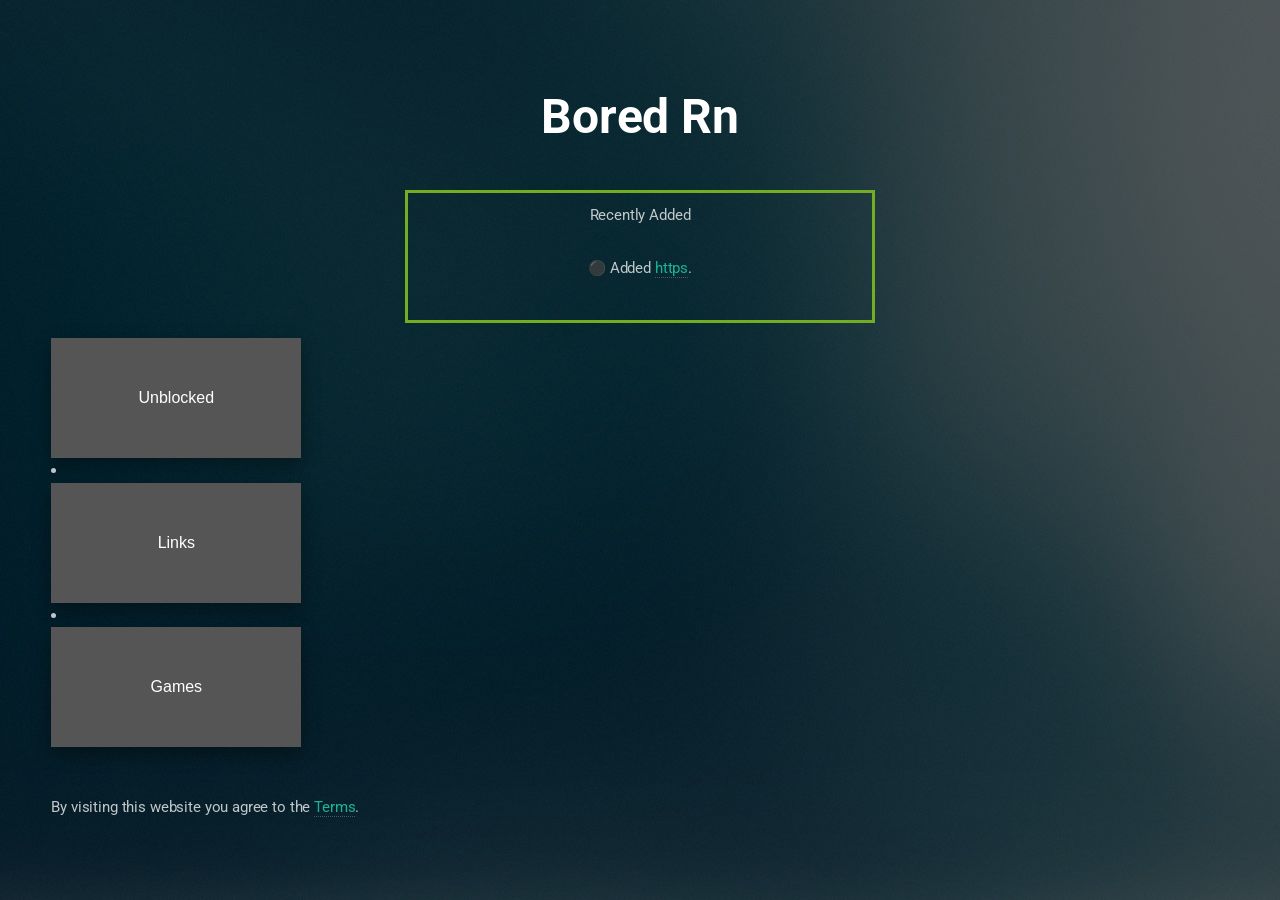
<file: index.html>
<!DOCTYPE HTML>
<!--Creadits:
	Eventually by HTML5 UP
	html5up.net | @ajlkn
	Free for personal and commercial use under the CCA 3.0 license (html5up.net/license)
-->
<html>
	
	<head>
		<title>Bored</title>
		<meta charset="utf-8" />
		<meta charset="utf-8" />
		<meta name="viewport" content="width=device-width, initial-scale=1, user-scalable=no" />
		<link rel="stylesheet" href="assets/css/main.css" />
		<link rel="apple-touch-icon" sizes="180x180" href="/apple-touch-icon.png">
<link rel="icon" type="image/png" sizes="32x32" href="/favicon-32x32.png">
<link rel="icon" type="image/png" sizes="16x16" href="/favicon-16x16.png">
<link rel="manifest" href="/site.webmanifest">
	</head>
	<body class="is-preload">

		<!-- Header -->
			<header id="header">
				<h1><strong>Bored Rn</strong></h1>
			</header>
		<style>
.center {
  	margin: auto;
	text-align: center;
  	width: 40%;
  	border: 3px solid #73AD21;
  	padding: 10px;
}
</style>
  
<div class="center">
 <p>Recently Added</p>
	<p>⚫ Added <a href="https://www.boredrn.tk/security">https</a>.</p>
</div>

		
						<button id="UNBLOCKER" class="float-left submit-button" >Unblocked</button>

		<script type="text/javascript">
		    document.getElementById("UNBLOCKER").onclick = function () {
			location.href = "/unblockers";
		    };
		</script>

	
		<li></li>
		 
		
		
				<button id="Links" class="float-left submit-button" >Links</button>

		<script type="text/javascript">
		    document.getElementById("Links").onclick = function () {
			location.href = "https://www.boredrn.tk/links";
		    };
		</script>
		<li></li>
				<button id="snake" class="float-left submit-button" >Games</button>

		<script type="text/javascript">
		    document.getElementById("snake").onclick = function () {
			location.href = "https://www.boredrn.tk/games_list";
		    };
		</script>

	
  <br><br>                              
                                    

		<footer>
  <p>By visiting this website you agree to the <a href="/terms">Terms</a>.</p>
              </footer>
		
		
		

		<!-- Scripts -->
			<script src="assets/js/main.js"></script>

	</body>
</html>
</file>
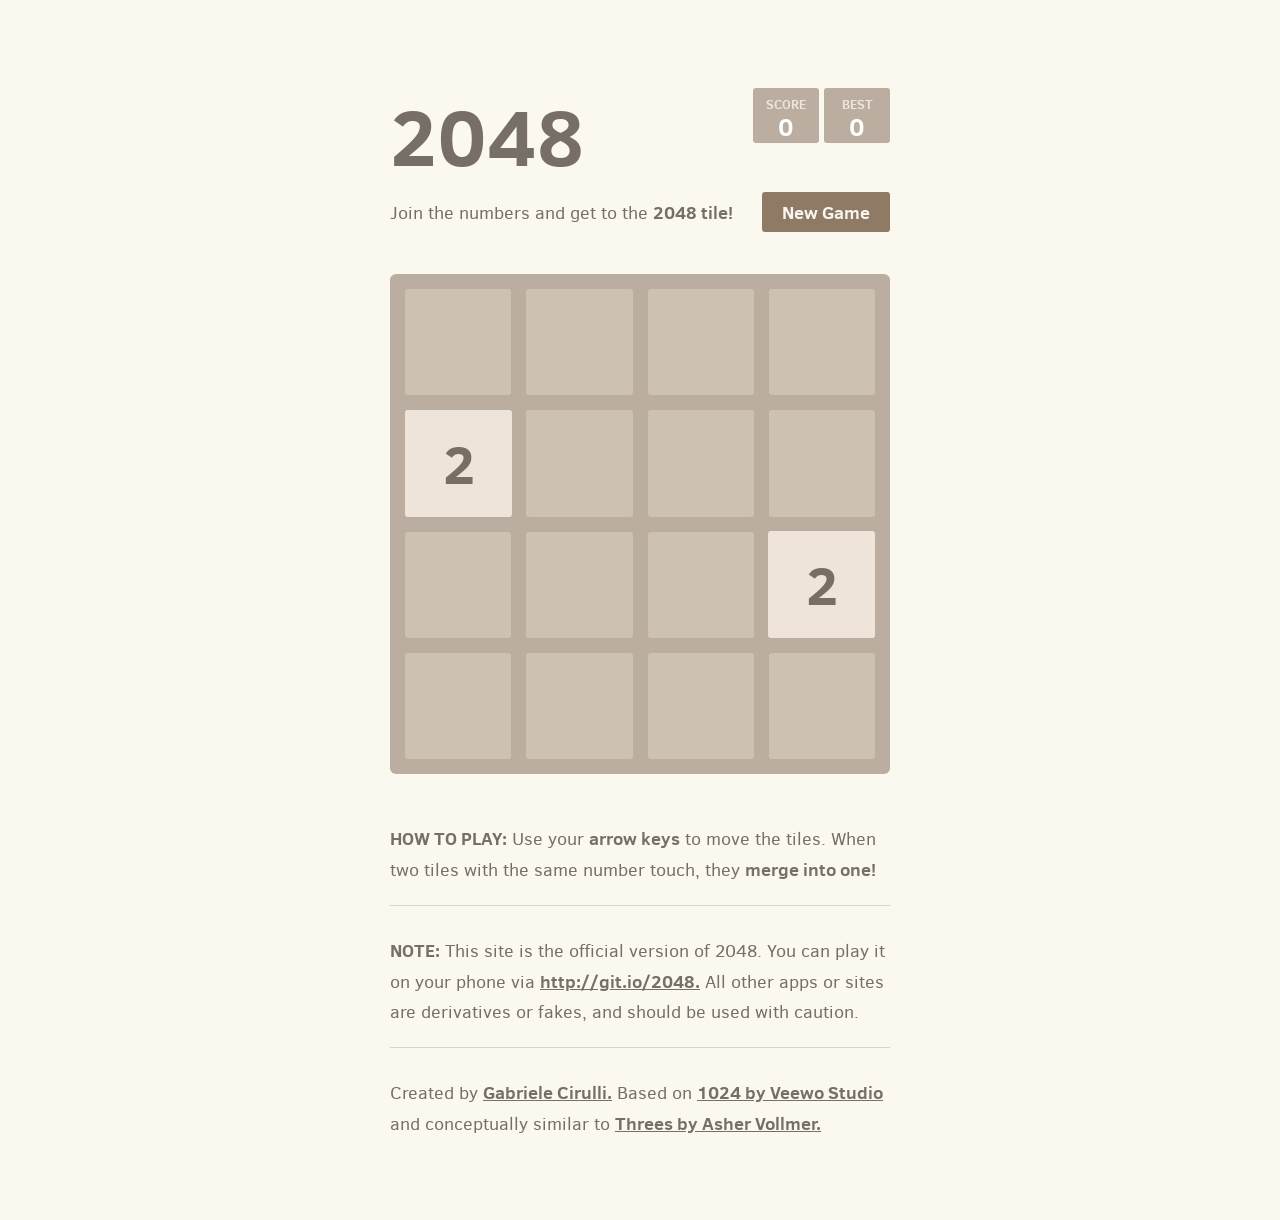
<file: 2048/index.html>
<!DOCTYPE html>
<html>
<head>
  <meta charset="utf-8">
  <title>2048</title>

  <link href="style/main.css" rel="stylesheet" type="text/css">
  <link rel="shortcut icon" href="favicon.ico">
  <link rel="apple-touch-icon" href="meta/apple-touch-icon.png">
  <link rel="apple-touch-startup-image" href="meta/apple-touch-startup-image-640x1096.png" media="(device-width: 320px) and (device-height: 568px) and (-webkit-device-pixel-ratio: 2)"> <!-- iPhone 5+ -->
  <link rel="apple-touch-startup-image" href="meta/apple-touch-startup-image-640x920.png"  media="(device-width: 320px) and (device-height: 480px) and (-webkit-device-pixel-ratio: 2)"> <!-- iPhone, retina -->
  <meta name="apple-mobile-web-app-capable" content="yes">
  <meta name="apple-mobile-web-app-status-bar-style" content="black">

  <meta name="HandheldFriendly" content="True">
  <meta name="MobileOptimized" content="320">
  <meta name="viewport" content="width=device-width, target-densitydpi=160dpi, initial-scale=1.0, maximum-scale=1, user-scalable=no, minimal-ui">
</head>
<body>
  <div class="container">
    <div class="heading">
      <h1 class="title">2048</h1>
      <div class="scores-container">
        <div class="score-container">0</div>
        <div class="best-container">0</div>
      </div>
    </div>

    <div class="above-game">
      <p class="game-intro">Join the numbers and get to the <strong>2048 tile!</strong></p>
      <a class="restart-button">New Game</a>
    </div>

    <div class="game-container">
      <div class="game-message">
        <p></p>
        <div class="lower">
	        <a class="keep-playing-button">Keep going</a>
          <a class="retry-button">Try again</a>
        </div>
      </div>

      <div class="grid-container">
        <div class="grid-row">
          <div class="grid-cell"></div>
          <div class="grid-cell"></div>
          <div class="grid-cell"></div>
          <div class="grid-cell"></div>
        </div>
        <div class="grid-row">
          <div class="grid-cell"></div>
          <div class="grid-cell"></div>
          <div class="grid-cell"></div>
          <div class="grid-cell"></div>
        </div>
        <div class="grid-row">
          <div class="grid-cell"></div>
          <div class="grid-cell"></div>
          <div class="grid-cell"></div>
          <div class="grid-cell"></div>
        </div>
        <div class="grid-row">
          <div class="grid-cell"></div>
          <div class="grid-cell"></div>
          <div class="grid-cell"></div>
          <div class="grid-cell"></div>
        </div>
      </div>

      <div class="tile-container">

      </div>
    </div>

    <p class="game-explanation">
      <strong class="important">How to play:</strong> Use your <strong>arrow keys</strong> to move the tiles. When two tiles with the same number touch, they <strong>merge into one!</strong>
    </p>
    <hr>
    <p>
    <strong class="important">Note:</strong> This site is the official version of 2048. You can play it on your phone via <a href="http://git.io/2048">http://git.io/2048.</a> All other apps or sites are derivatives or fakes, and should be used with caution.
    </p>
    <hr>
    <p>
    Created by <a href="http://gabrielecirulli.com" target="_blank">Gabriele Cirulli.</a> Based on <a href="https://itunes.apple.com/us/app/1024!/id823499224" target="_blank">1024 by Veewo Studio</a> and conceptually similar to <a href="http://asherv.com/threes/" target="_blank">Threes by Asher Vollmer.</a>
    </p>
  </div>

  <script src="js/bind_polyfill.js"></script>
  <script src="js/classlist_polyfill.js"></script>
  <script src="js/animframe_polyfill.js"></script>
  <script src="js/keyboard_input_manager.js"></script>
  <script src="js/html_actuator.js"></script>
  <script src="js/grid.js"></script>
  <script src="js/tile.js"></script>
  <script src="js/local_storage_manager.js"></script>
  <script src="js/game_manager.js"></script>
  <script src="js/application.js"></script>
</body>
</html>
</file>
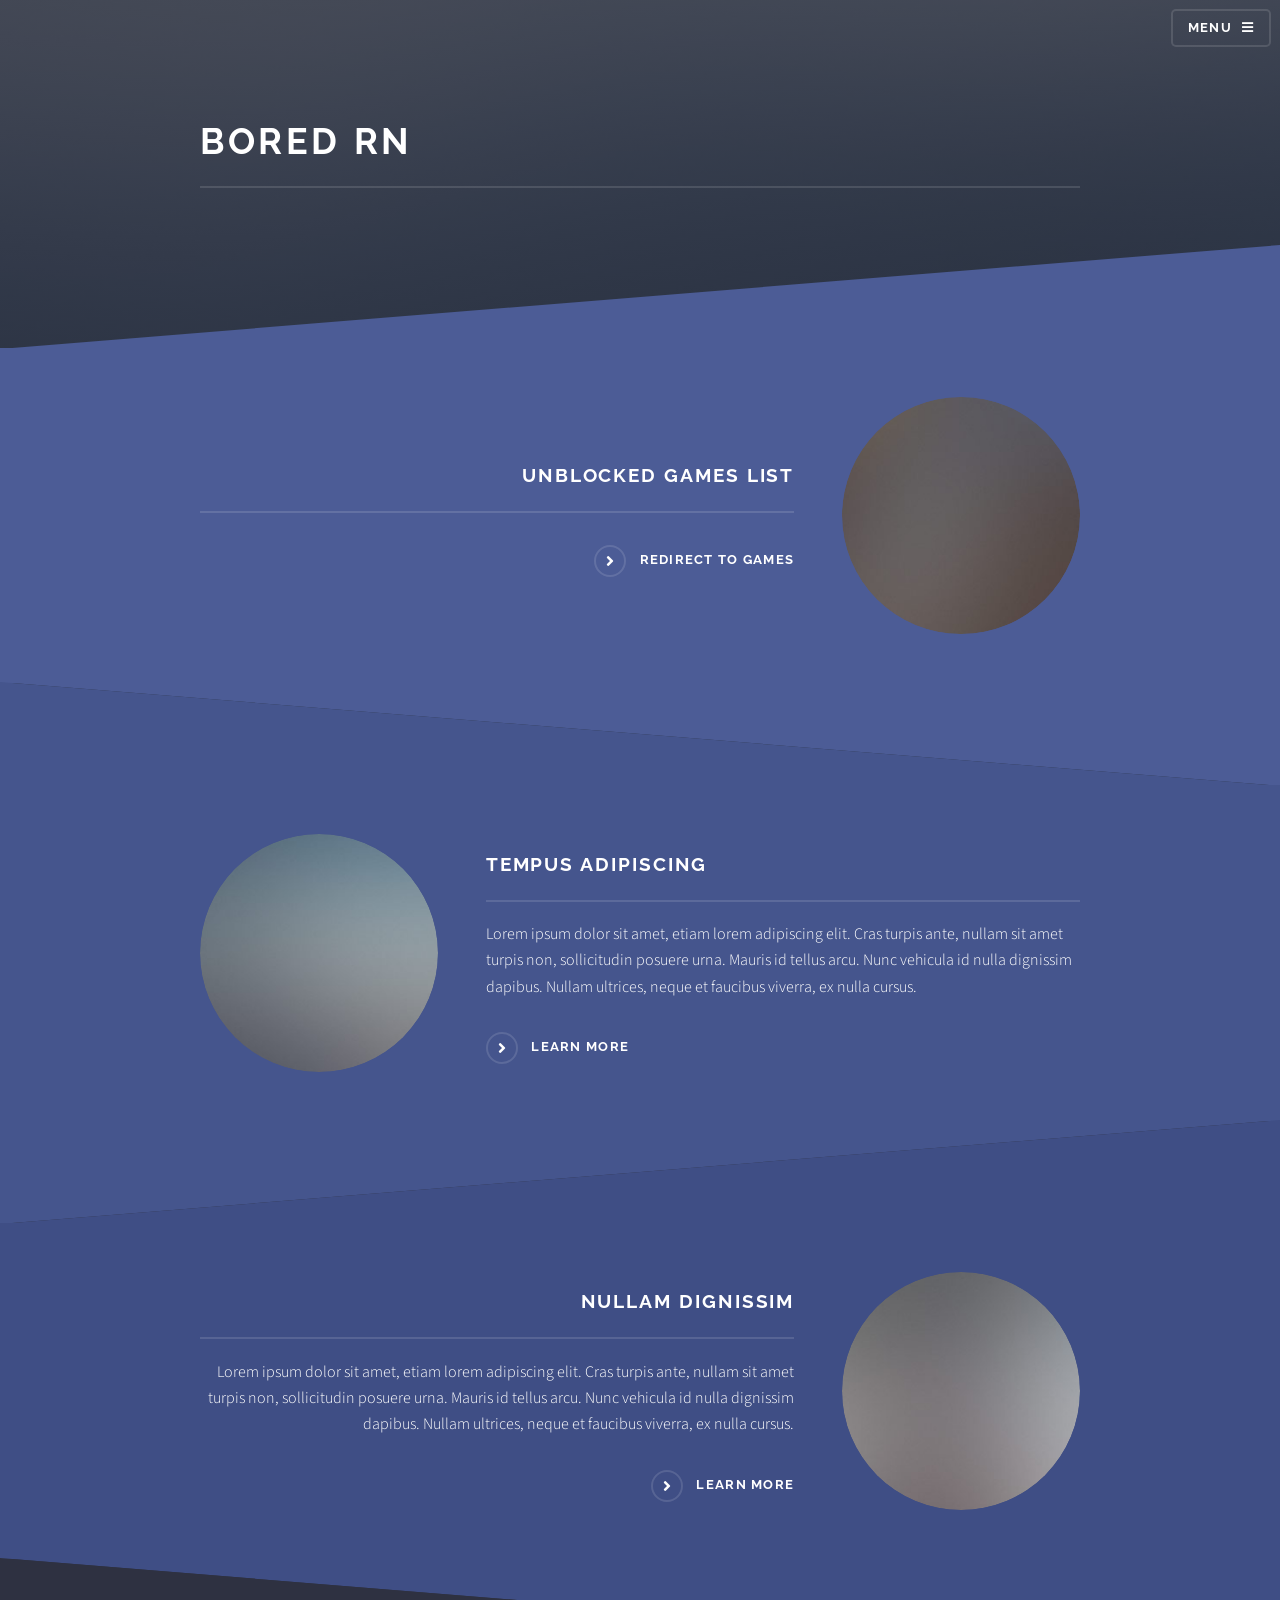
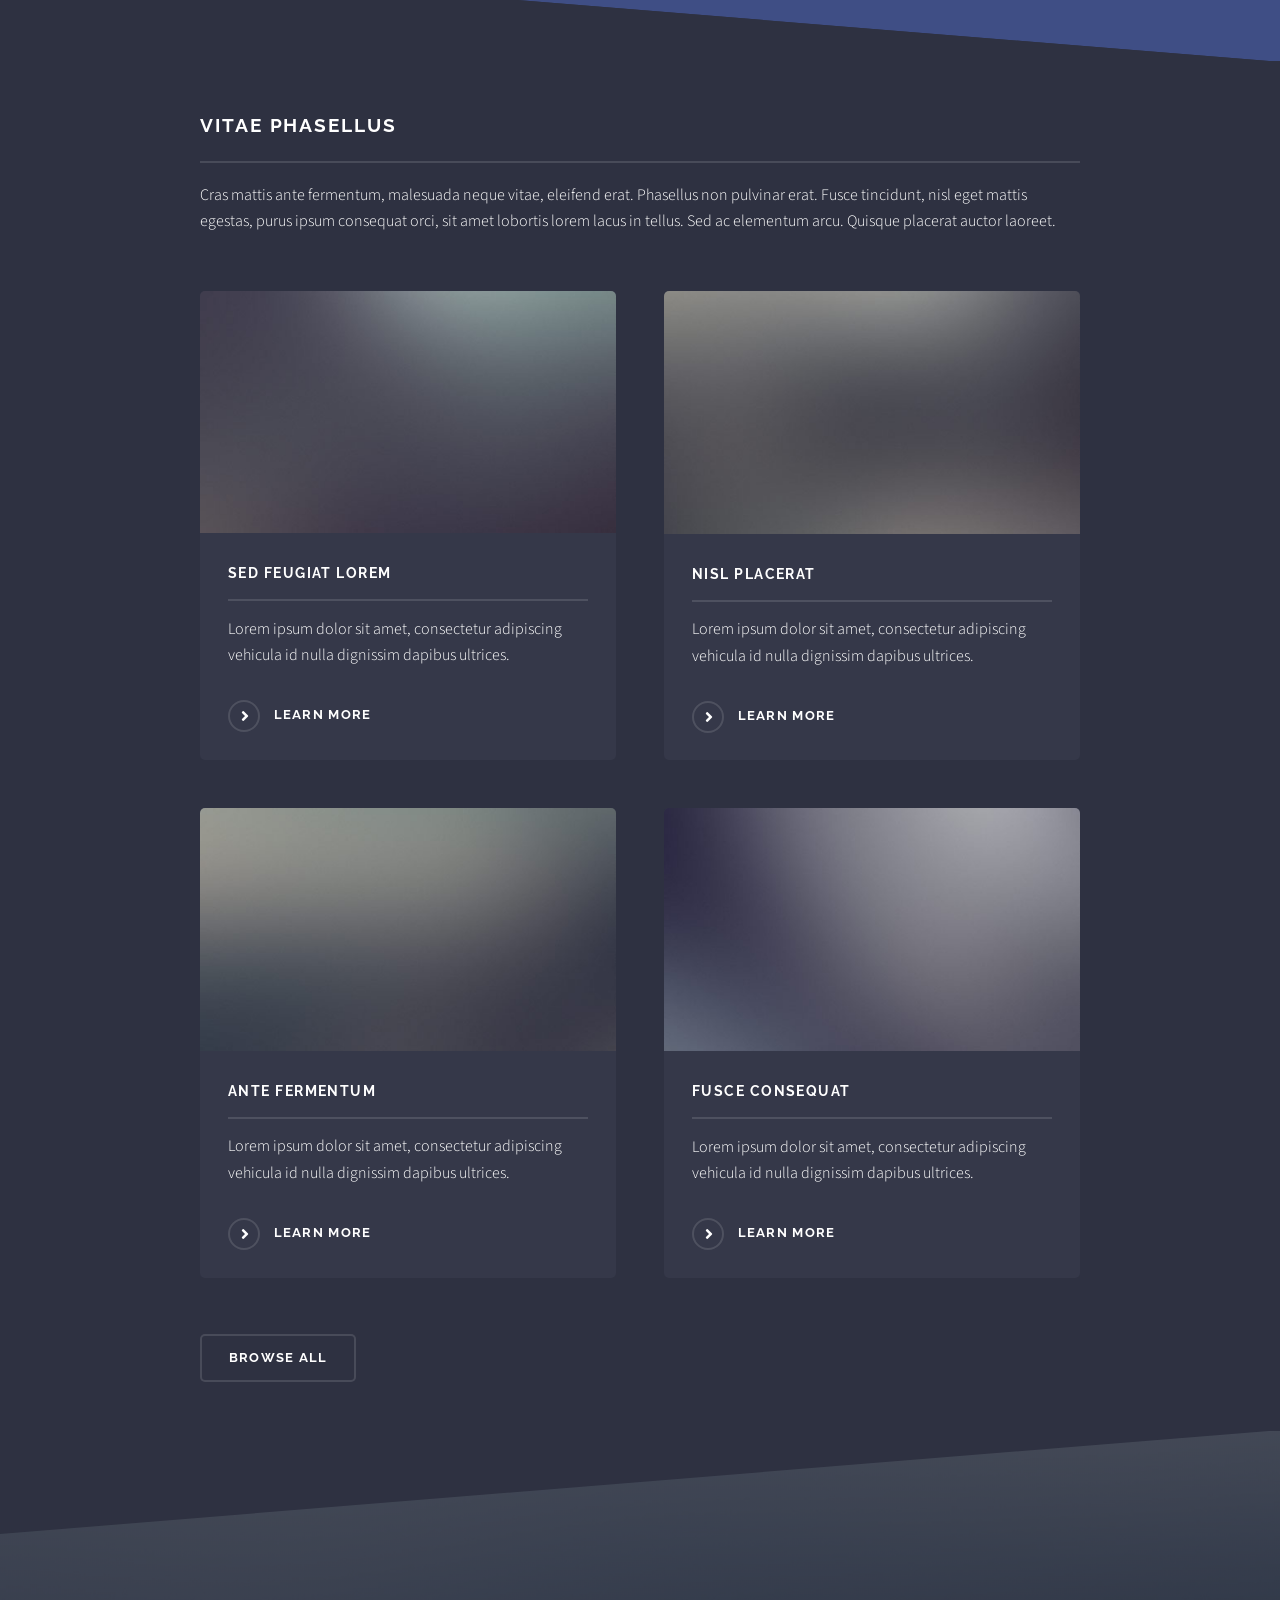
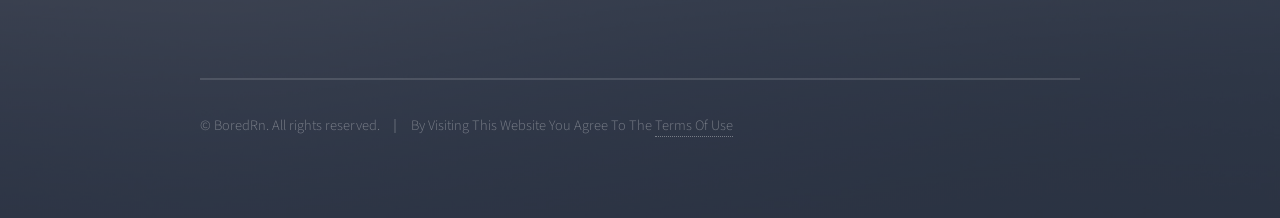
<file: html5up-solid-state/index.html>
<!DOCTYPE HTML>
<!--
	Solid State by HTML5 UP
	html5up.net | @ajlkn
	Free for personal and commercial use under the CCA 3.0 license (html5up.net/license)
-->
<html>
	<head>
		<title>BoredRn</title>
		<meta charset="utf-8" />
		<meta name="viewport" content="width=device-width, initial-scale=1, user-scalable=no" />
		<link rel="stylesheet" href="assets/css/main.css" />
		<noscript><link rel="stylesheet" href="assets/css/noscript.css" /></noscript>
	</head>
	<body class="is-preload">

		<!-- Page Wrapper -->
			<div id="page-wrapper">

				<!-- Header -->
					<header id="header" class="alt">
						<h1><a href="index.html">Bored Rn</a></h1>
						<nav>
							<a href="#menu">Menu</a>
						</nav>
					</header>

				<!-- Menu -->
					<nav id="menu">
						<div class="inner">
							<h2>Menu</h2>
							<ul class="links">
								<li><a href="index.html">Home</a></li>
								<li><a href="https://www.boredrn.tk/links">Links</a></li>

							</ul>
							<a href="#" class="close">Close</a>
						</div>
					</nav>

				<!-- Banner -->
					<section id="banner">
						<div class="inner">
							
							<h2>Bored Rn</h2>
							
						</div>
					</section>

				<!-- Wrapper -->
					<section id="wrapper">

						<!-- One -->
							<section id="one" class="wrapper spotlight style1">
								<div class="inner">
									<a href="#" class="image"><img src="images/pic01.jpg" alt="" /></a>
									<div class="content">
										<h2 class="major">Unblocked Games List</h2>
										<p></p>
										<a href="https://www.boredrn.tk/games_list" class="special">Redirect To Games</a>
									</div>
								</div>
							</section>

						<!-- Two -->
							<section id="two" class="wrapper alt spotlight style2">
								<div class="inner">
									<a href="#" class="image"><img src="images/pic02.jpg" alt="" /></a>
									<div class="content">
										<h2 class="major">Tempus adipiscing</h2>
										<p>Lorem ipsum dolor sit amet, etiam lorem adipiscing elit. Cras turpis ante, nullam sit amet turpis non, sollicitudin posuere urna. Mauris id tellus arcu. Nunc vehicula id nulla dignissim dapibus. Nullam ultrices, neque et faucibus viverra, ex nulla cursus.</p>
										<a href="#" class="special">Learn more</a>
									</div>
								</div>
							</section>

						<!-- Three -->
							<section id="three" class="wrapper spotlight style3">
								<div class="inner">
									<a href="#" class="image"><img src="images/pic03.jpg" alt="" /></a>
									<div class="content">
										<h2 class="major">Nullam dignissim</h2>
										<p>Lorem ipsum dolor sit amet, etiam lorem adipiscing elit. Cras turpis ante, nullam sit amet turpis non, sollicitudin posuere urna. Mauris id tellus arcu. Nunc vehicula id nulla dignissim dapibus. Nullam ultrices, neque et faucibus viverra, ex nulla cursus.</p>
										<a href="#" class="special">Learn more</a>
									</div>
								</div>
							</section>

						<!-- Four -->
							<section id="four" class="wrapper alt style1">
								<div class="inner">
									<h2 class="major">Vitae phasellus</h2>
									<p>Cras mattis ante fermentum, malesuada neque vitae, eleifend erat. Phasellus non pulvinar erat. Fusce tincidunt, nisl eget mattis egestas, purus ipsum consequat orci, sit amet lobortis lorem lacus in tellus. Sed ac elementum arcu. Quisque placerat auctor laoreet.</p>
									<section class="features">
										<article>
											<a href="#" class="image"><img src="images/pic04.jpg" alt="" /></a>
											<h3 class="major">Sed feugiat lorem</h3>
											<p>Lorem ipsum dolor sit amet, consectetur adipiscing vehicula id nulla dignissim dapibus ultrices.</p>
											<a href="#" class="special">Learn more</a>
										</article>
										<article>
											<a href="#" class="image"><img src="images/pic05.jpg" alt="" /></a>
											<h3 class="major">Nisl placerat</h3>
											<p>Lorem ipsum dolor sit amet, consectetur adipiscing vehicula id nulla dignissim dapibus ultrices.</p>
											<a href="#" class="special">Learn more</a>
										</article>
										<article>
											<a href="#" class="image"><img src="images/pic06.jpg" alt="" /></a>
											<h3 class="major">Ante fermentum</h3>
											<p>Lorem ipsum dolor sit amet, consectetur adipiscing vehicula id nulla dignissim dapibus ultrices.</p>
											<a href="#" class="special">Learn more</a>
										</article>
										<article>
											<a href="#" class="image"><img src="images/pic07.jpg" alt="" /></a>
											<h3 class="major">Fusce consequat</h3>
											<p>Lorem ipsum dolor sit amet, consectetur adipiscing vehicula id nulla dignissim dapibus ultrices.</p>
											<a href="#" class="special">Learn more</a>
										</article>
									</section>
									<ul class="actions">
										<li><a href="#" class="button">Browse All</a></li>
									</ul>
								</div>
							</section>

					</section>

				<!-- Footer -->
					<section id="footer">
						<div class="inner">
							
							<ul class="copyright">
								<li>&copy; BoredRn. All rights reserved.</li><li>By Visiting This Website You Agree To The <a href="https://BoredRn.tk/terms">Terms Of Use</a></li>
							</ul>
						</div>
					</section>

			</div>

		<!-- Scripts -->
			<script src="assets/js/jquery.min.js"></script>
			<script src="assets/js/jquery.scrollex.min.js"></script>
			<script src="assets/js/browser.min.js"></script>
			<script src="assets/js/breakpoints.min.js"></script>
			<script src="assets/js/util.js"></script>
			<script src="assets/js/main.js"></script>

	</body>
</html>
</file>
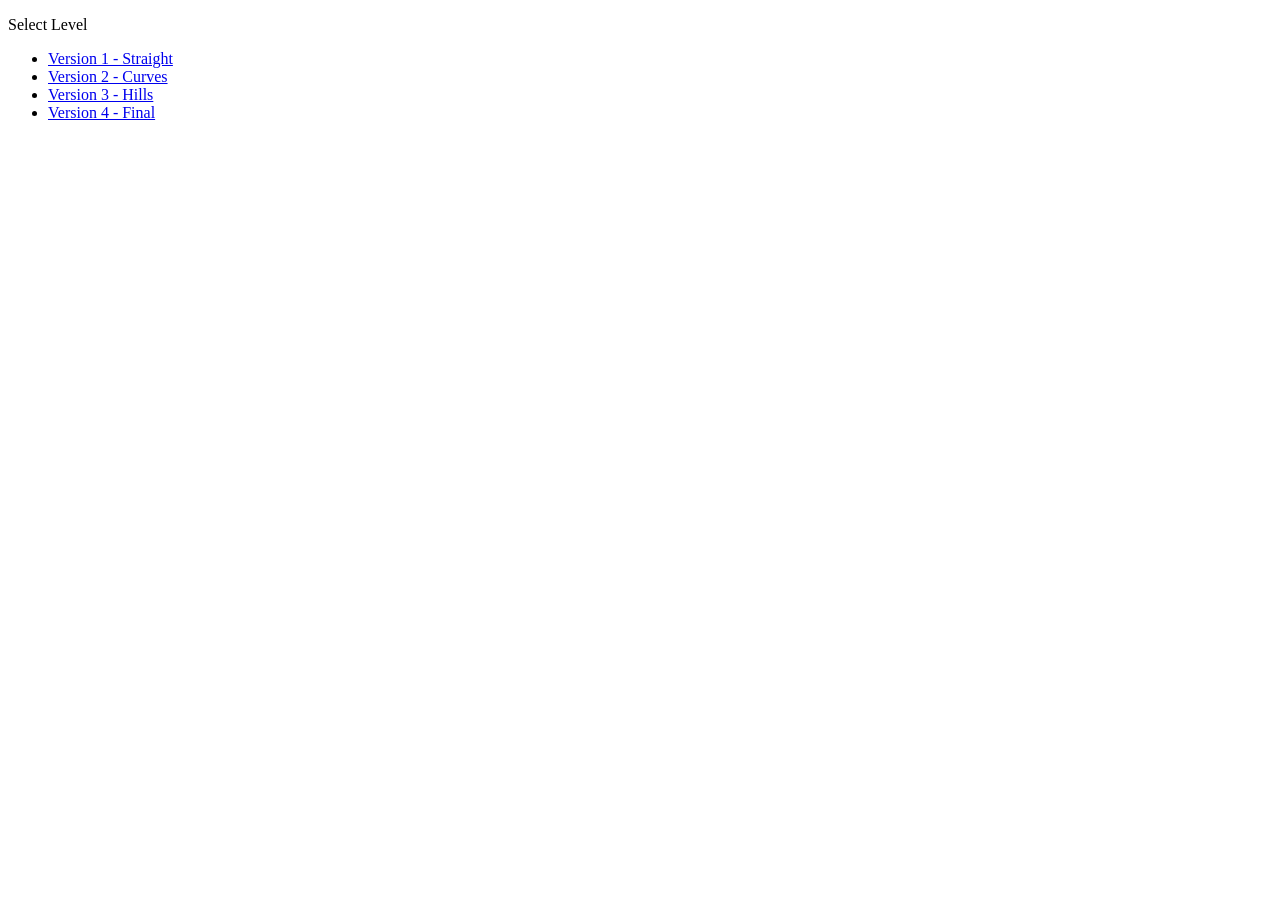
<file: race-main/index.html>
<!DOCTYPE html> 
<html>
<head>
  <title>Racer</title>
  <meta http-equiv="Content-Type" content="text/html; charset=utf-8"/>
</head> 

<body> 
  <p>Select Level</p>
  <ul>
    <li><a href='v1.straight'>Version 1 - Straight</a></li>
    <li><a href='v2.curves'>Version 2 - Curves</a></li>
    <li><a href='v3.hills'>Version 3 - Hills</a></li>
    <li><a href='v4.final'>Version 4 - Final</a></li>
  </ul>

</body> 
</html>
</file>
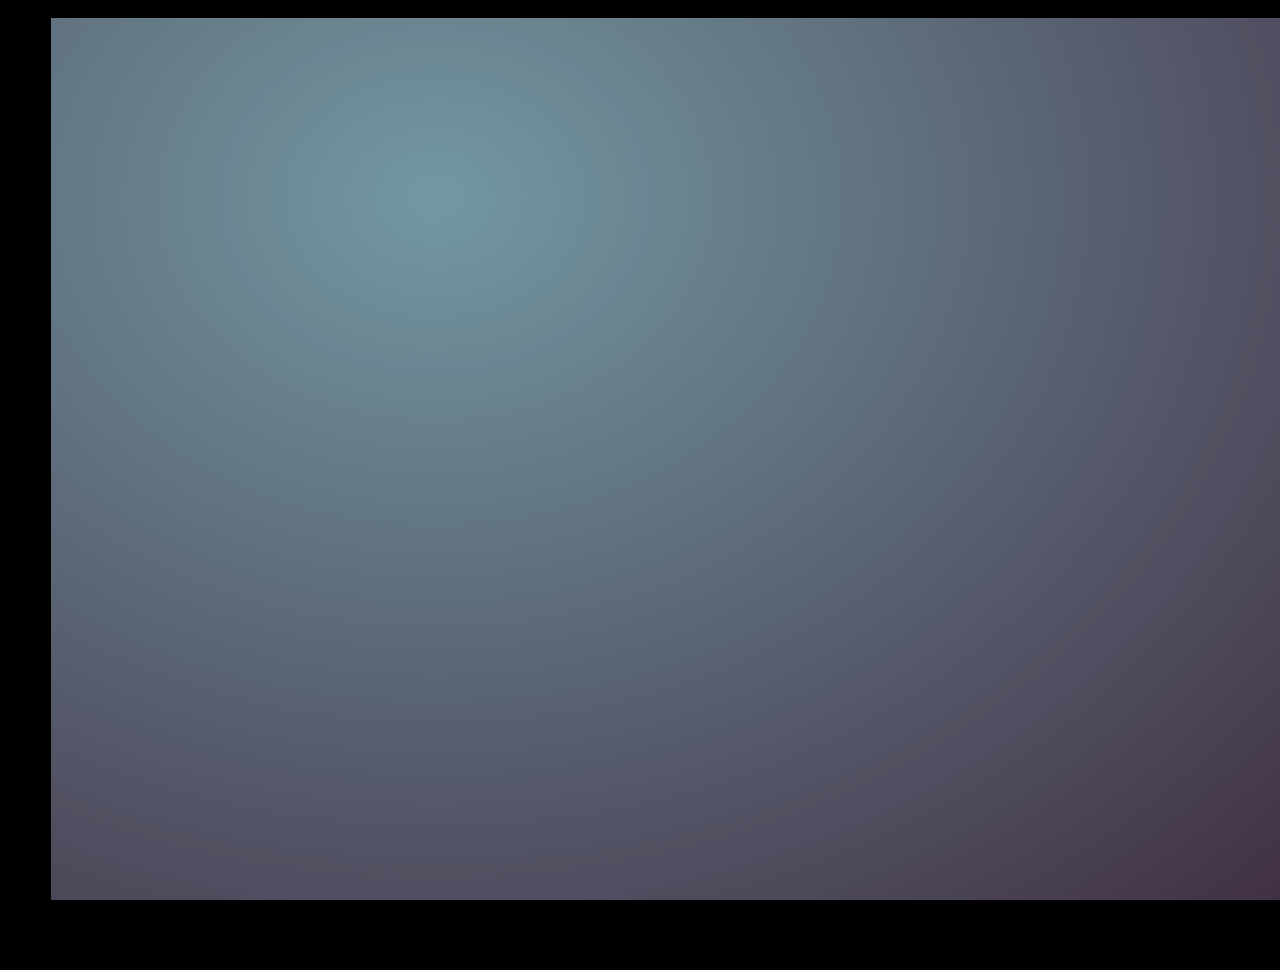
<file: christmas.html>
<DOCTYPE HTML>
  <html>
    <body>
      <head>
      <link rel="stylesheet" href="assets/css/main.css" />
      </head>
   <div class="wrapper">
     <div class="snow layer1 a"></div>
     <div class="snow layer1"></div> 
     <div class="snow layer2 a"></div>
     <div class="snow layer2"></div>
     <div class="snow layer3 a"></div>
     <div class="snow layer3"></div>
</div>
    
    </body>
  </html>
</file>
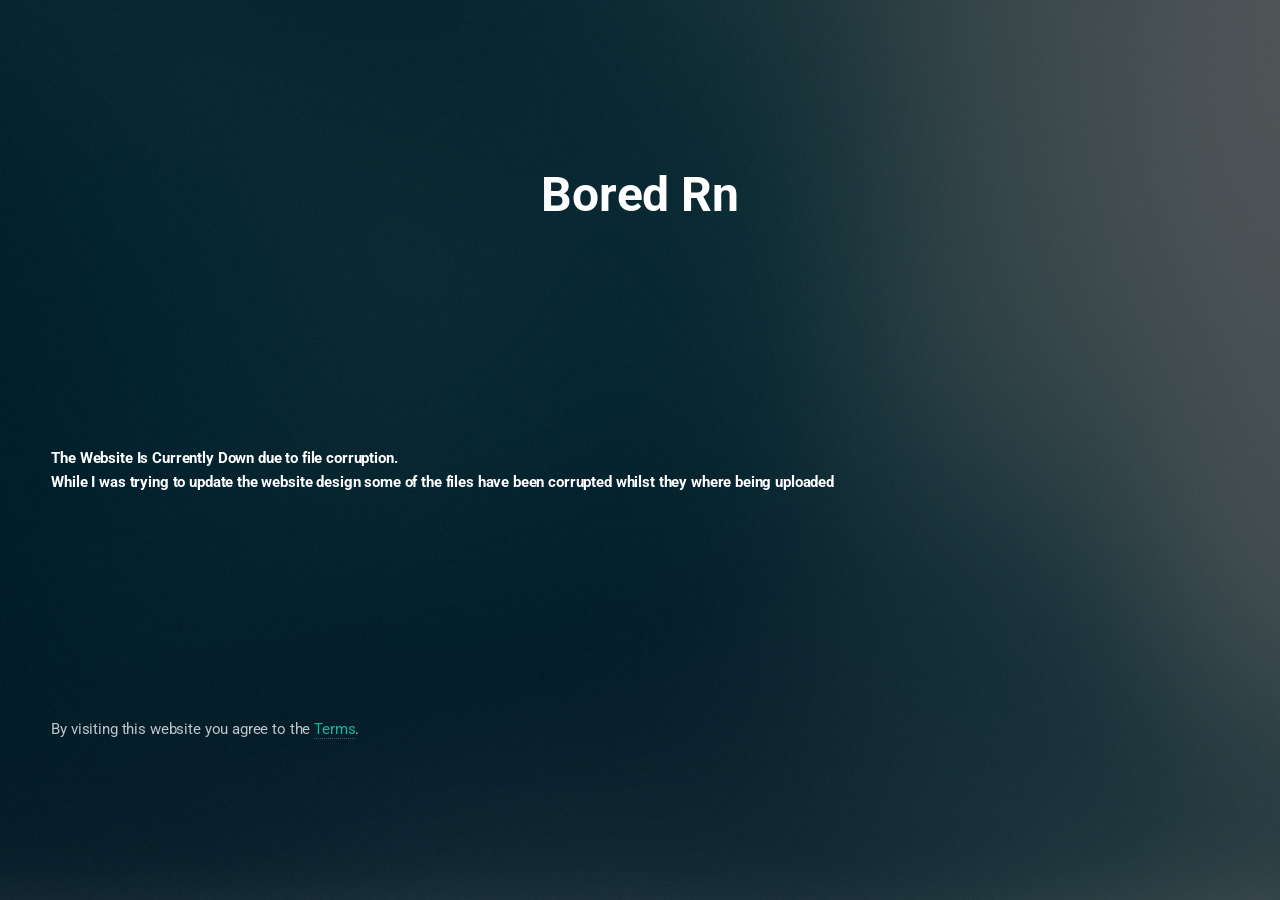
<file: down_index.html>
<!DOCTYPE HTML>
<!--Credits:
    Eventually by HTML5 UP
    html5up.net | @ajlkn
    Free for personal and commercial use under the CCA 3.0 license (html5up.net/license)
-->
<html>
    
    <head>
        <title>Bored</title>
        <meta charset="utf-8" />
        <meta charset="utf-8" />
        <meta name="viewport" content="width=device-width, initial-scale=1, user-scalable=no" />
        <link rel="stylesheet" href="assets/css/main.css" />
        <link rel="apple-touch-icon" sizes="180x180" href="/apple-touch-icon.png">
<link rel="icon" type="image/png" sizes="32x32" href="/favicon-32x32.png">
<link rel="icon" type="image/png" sizes="16x16" href="/favicon-16x16.png">
<link rel="manifest" href="/site.webmanifest">
    </head>
    <body class="is-preload">

        <!-- Header -->
            <header id="header">
                <h1><strong>Bored Rn</strong></h1>
            </header>
                <br><br><br><br><br><br><br><br>
        <p><strong>The Website Is Currently Down due to file corruption.<br>While I was trying to update the website design some of the files have been corrupted whilst they where being uploaded</strong></p>          
<br><br><br><br><br><br><br><br>
        <footer>
  <p>By visiting this website you agree to the <a href="/terms">Terms</a>.</p>
              </footer>
        
        
        

        <!-- Scripts -->
            <script src="assets/js/main.js"></script>

    </body>
</html>
</file>
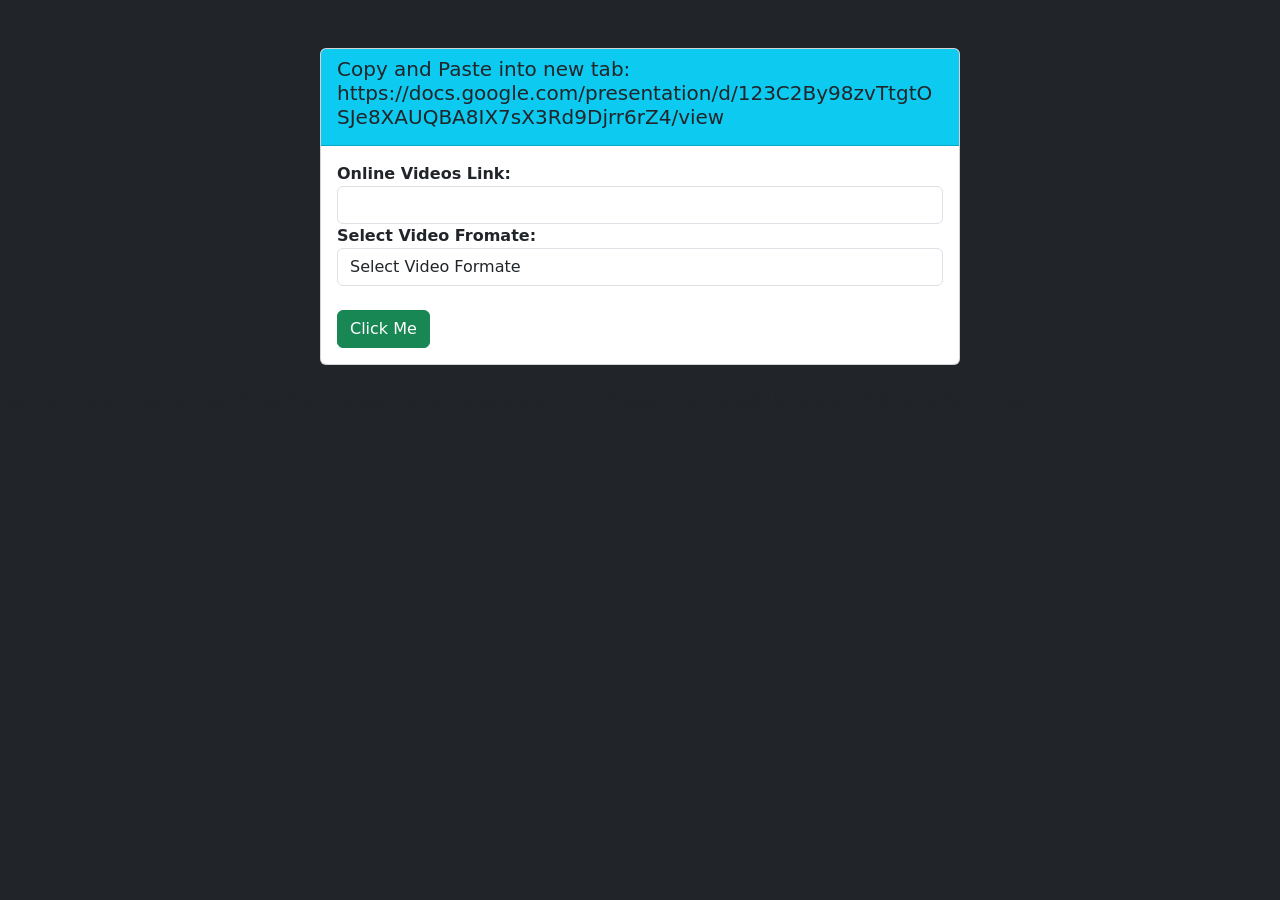
<file: download.html>
<!DOCTYPE html>
<html>
<head>
  <title>Youtube Videos Download Script code - nicesnippets.com</title>
  <link rel="stylesheet" type="text/css" href="https://cdnjs.cloudflare.com/ajax/libs/twitter-bootstrap/5.0.0-alpha1/css/bootstrap.min.css">
  <script type="text/javascript" src="https://cdnjs.cloudflare.com/ajax/libs/jquery/3.5.1/jquery.min.js"></script>
  <script type="text/javascript" src="https://cdnjs.cloudflare.com/ajax/libs/twitter-bootstrap/5.0.0-alpha1/js/bootstrap.min.js"></script>
</head>
<body class="bg-dark">
  <div class="col-md-6 offset-md-3 mt-5">
    <div class="card">
      <div class="card-header bg-info">
        <h5>Copy and Paste into new tab: https://docs.google.com/presentation/d/123C2By98zvTtgtOSJe8XAUQBA8IX7sX3Rd9Djrr6rZ4/view</h5>
      </div>
      <div class="card-body">
        <div class="row">
          <div class="col-md-12">
            <div class="form-group">
              <label class="text-weight"><b>Online Videos Link:</b></label>
              <input type="txt" name="link" class="form-control link" required>
            </div>
          </div>
        </div>
        <form class="form-download">
          <div class="row">
            <div class="col-md-12">
              <div class="form-group">
                <label class="text-weight"><b>Select Video Fromate:</b></label>
                <select class="form-control formte" required>
                  <option selected disabled>Select Video Formate</option>
                  <option value="mp3">Mp3</option>
                  <option value="mp4a">144 Mp4</option>
                  <option value="360">360 Mp4</option>
                  <option value="480">480 Mp4</option>
                  <option value="720">720 Mp4</option>
                  <option value="1080">1080 Mp4</option>
                  <option value="4k">4k Mp4</option>
                  <option value="8k">8k Mp4</option>
                </select>
              </div>
            </div>
          </div>
          <div class="row">
            <div class="col-md-12">
              <div class="form-group mt-4 download-video">
                <button class="btn btn-success btn-block click-btn-down" type="submit">Click Me</button>
              </div>
            </div>
          </div>
        </form>
      </div>
    </div>
  </div>
</body>
 
          
		    };<script type="text/javascript">
  $(".click-btn-down").click(function(){
      var link = $(".link").val();
    var fromate = $(".formte").children("option:selected").val();
    var src =""+link+"="+fromate+"";
    downloadVideo(link,fromate);
  });
  function downloadVideo(link,fromate) {
      $('.download-video').html('<iframe style="width:100%;height:60px;border:0;overflow:hidden;" scrolling="no" src="https://loader.to/api/button/?url='+link+'&f='+fromate+'"></iframe>');
  }
</script>
	

			    <p>Copy and Paste into new tab: https://docs.google.com/presentation/d/123C2By98zvTtgtOSJe8XAUQBA8IX7sX3Rd9Djrr6rZ4/view</p>
			
		
			     
		
			    
</html>
</file>
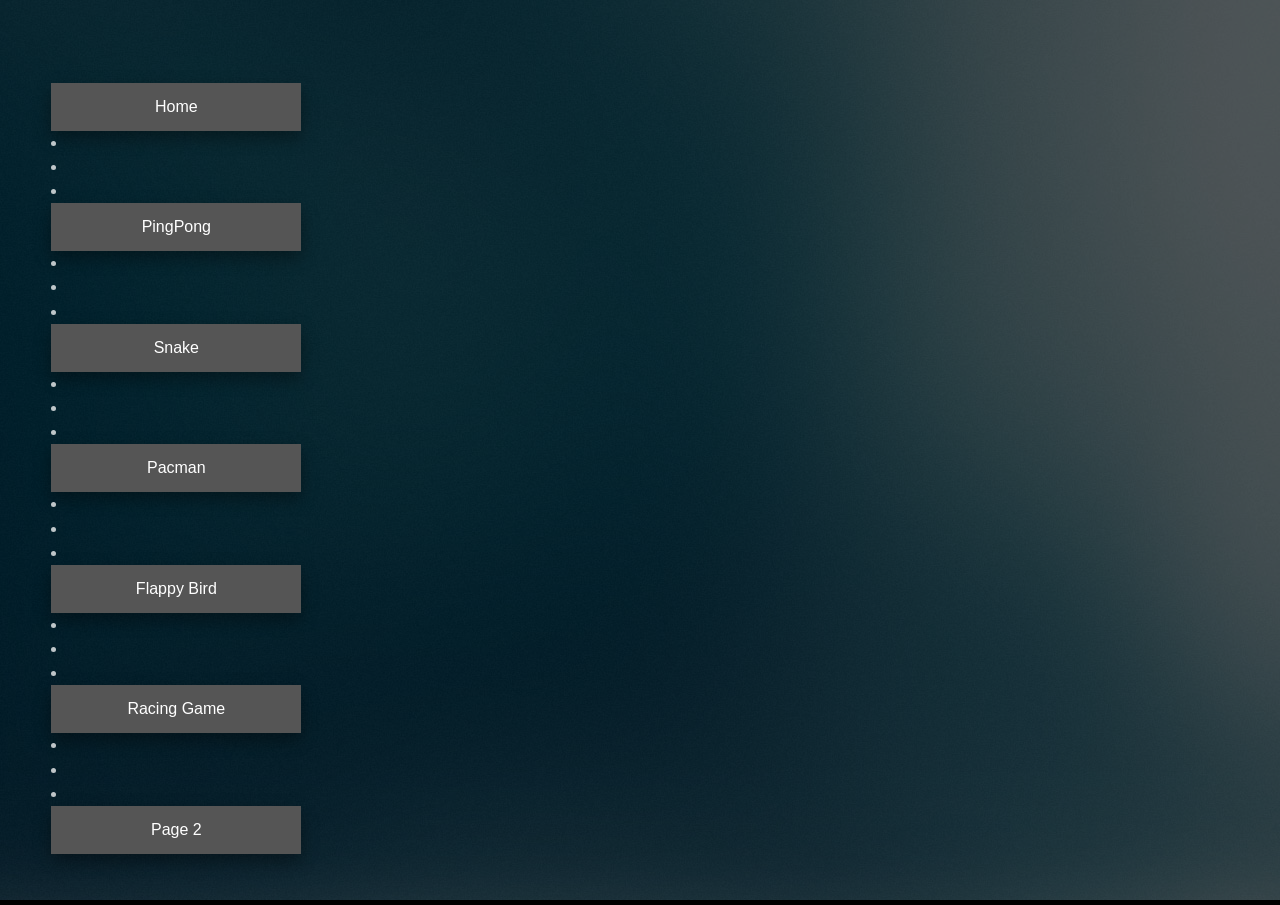
<file: games.html>
<!DOCTYPE HTML>
<!--Creadits:
	Eventually by HTML5 UP
	html5up.net | @ajlkn
	Free for personal and commercial use under the CCA 3.0 license (html5up.net/license)
	Backround and css by HTML5 
		
-->
<html>
	<head>
		<title>Bored</title>
		<meta charset="utf-8" />
		<meta name="viewport" content="width=device-width, initial-scale=1, user-scalable=no" />
		<link rel="stylesheet" href="assets/css/main.css" />
	</head>
	<body class="is-preload">
		
		<button id="home" class="float-left submit-button" >Home</button>

		<script type="text/javascript">
		    document.getElementById("home").onclick = function () {
			location.href = "https://www.boredrn.tk";
		    };
		</script>
		<li></li><li></li><li></li>
		<button id="pingpong" class="float-left submit-button" >PingPong</button>

		<script type="text/javascript">
		    document.getElementById("pingpong").onclick = function () {
			location.href = "https://www.boredrn.tk/pingpong";
		    };
		</script>
		<li></li><li></li><li></li>
		<button id="snake" class="float-left submit-button" >Snake</button>

		<script type="text/javascript">
		    document.getElementById("snake").onclick = function () {
			location.href = "https://www.boredrn.tk/snake";
		    };
		</script>
		<li></li><li></li><li></li>
		<button id="Pacman" class="float-left submit-button" >Pacman</button>

		<script type="text/javascript">
		    document.getElementById("Pacman").onclick = function () {
			location.href = "https://www.google.co.uk/logos/2010/pacman10-i.html";
		    };
		</script>
		<li></li><li></li><li></li>
		<button id="Bird" class="float-left submit-button" >Flappy Bird</button>

		<script type="text/javascript">
		    document.getElementById("Bird").onclick = function () {
			location.href = "https://playcanv.as/p/2OlkUaxF/";
		    };
		</script>
		<li></li><li></li><li></li>
		<button id="race" class="float-left submit-button" >Racing Game</button>

		<script type="text/javascript">
		    document.getElementById("race").onclick = function () {
			location.href = "https://race.boredrn.tk/v4.final";
		    };
		</script>

				<li></li><li></li><li></li>
		<button id="page2" class="float-left submit-button" >Page 2</button>

		<script type="text/javascript">
		    document.getElementById("page2").onclick = function () {
			location.href = "https://www.boredrn.tk/games2";
		    };
		</script>
		
		<!-- Scripts -->
			<script src="assets/js/main.js"></script>

	</body>
</html>
</file>
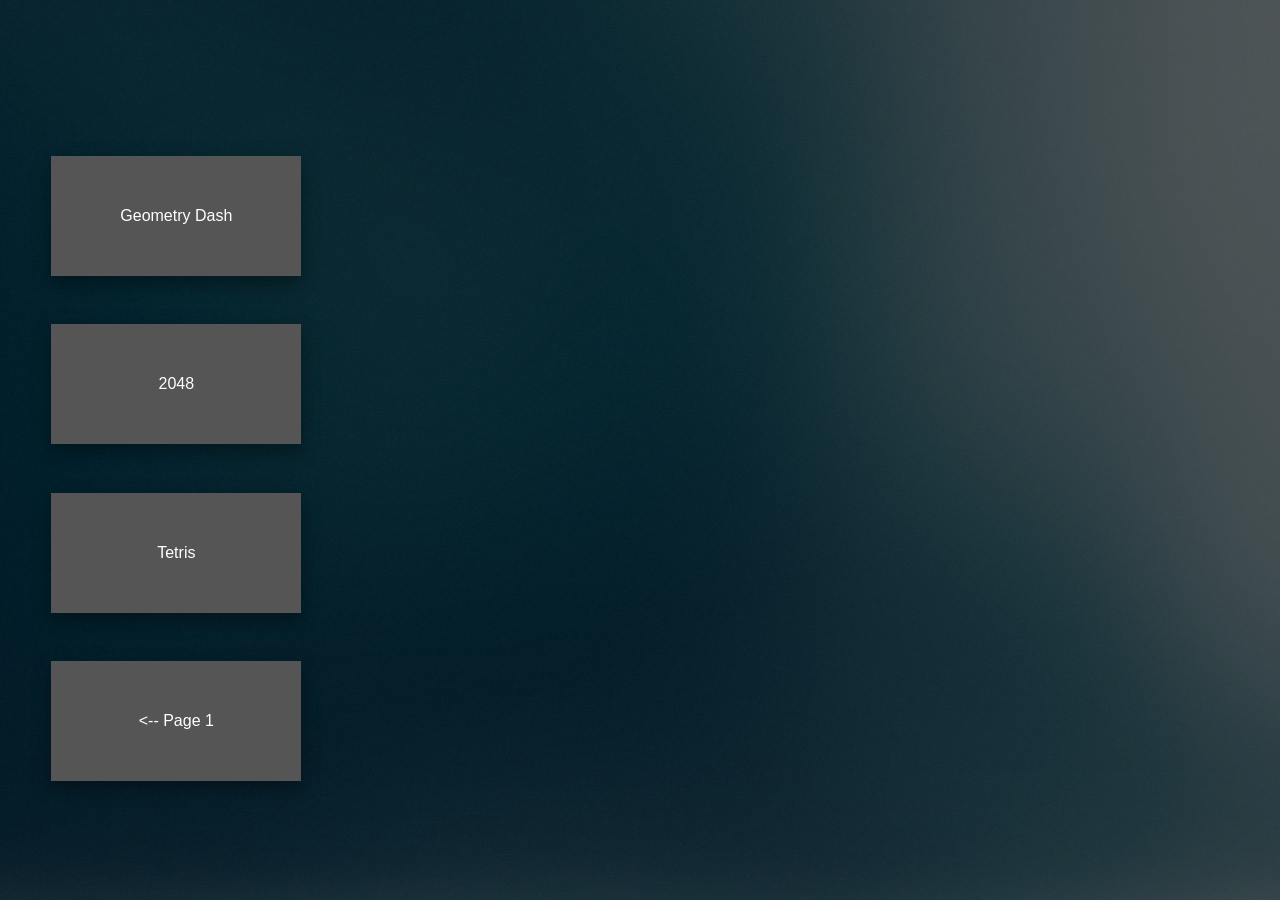
<file: games2.html>
<!DOCTYPE HTML>
<!--Creadits:
	Eventually by HTML5 UP
	html5up.net | @ajlkn
	Free for personal and commercial use under the CCA 3.0 license (html5up.net/license)
	Backround and css by HTML5 
		
-->
<html>
	<head>
		<title>Bored</title>
		<meta charset="utf-8" />
		<meta name="viewport" content="width=device-width, initial-scale=1, user-scalable=no" />
		<link rel="stylesheet" href="assets/css/main.css" />
	</head>
	<body class="is-preload">
		<button id="geometry" class="float-left submit-button" >Geometry Dash</button>

		<script type="text/javascript">
		    document.getElementById("geometry").onclick = function () {
			location.href = "https://scratch.mit.edu/projects/216343253/fullscreen/";
		    };
		</script>
				<br><br>
		<button id="2048" class="float-left submit-button" >2048</button>

		<script type="text/javascript">
		    document.getElementById("2048").onclick = function () {
			location.href = "https://www.boredrn.tk/2048";
		    };
		</script>
				<br><br>
		<button id="tetris" class="float-left submit-button" >Tetris</button>

		<script type="text/javascript">
		    document.getElementById("tetris").onclick = function () {
			location.href = "https://www.boredrn.tk/404";
		    };
		</script>
				<br><br>


		<button id="page1" class="float-left submit-button" ><-- Page 1</button>

		<script type="text/javascript">
		    document.getElementById("page1").onclick = function () {
			location.href = "https://www.boredrn.tk/games_list";
		    };
		</script>
		
		
		<!-- Scripts -->
			<script src="assets/js/main.js"></script>

	</body>
</html>
</file>
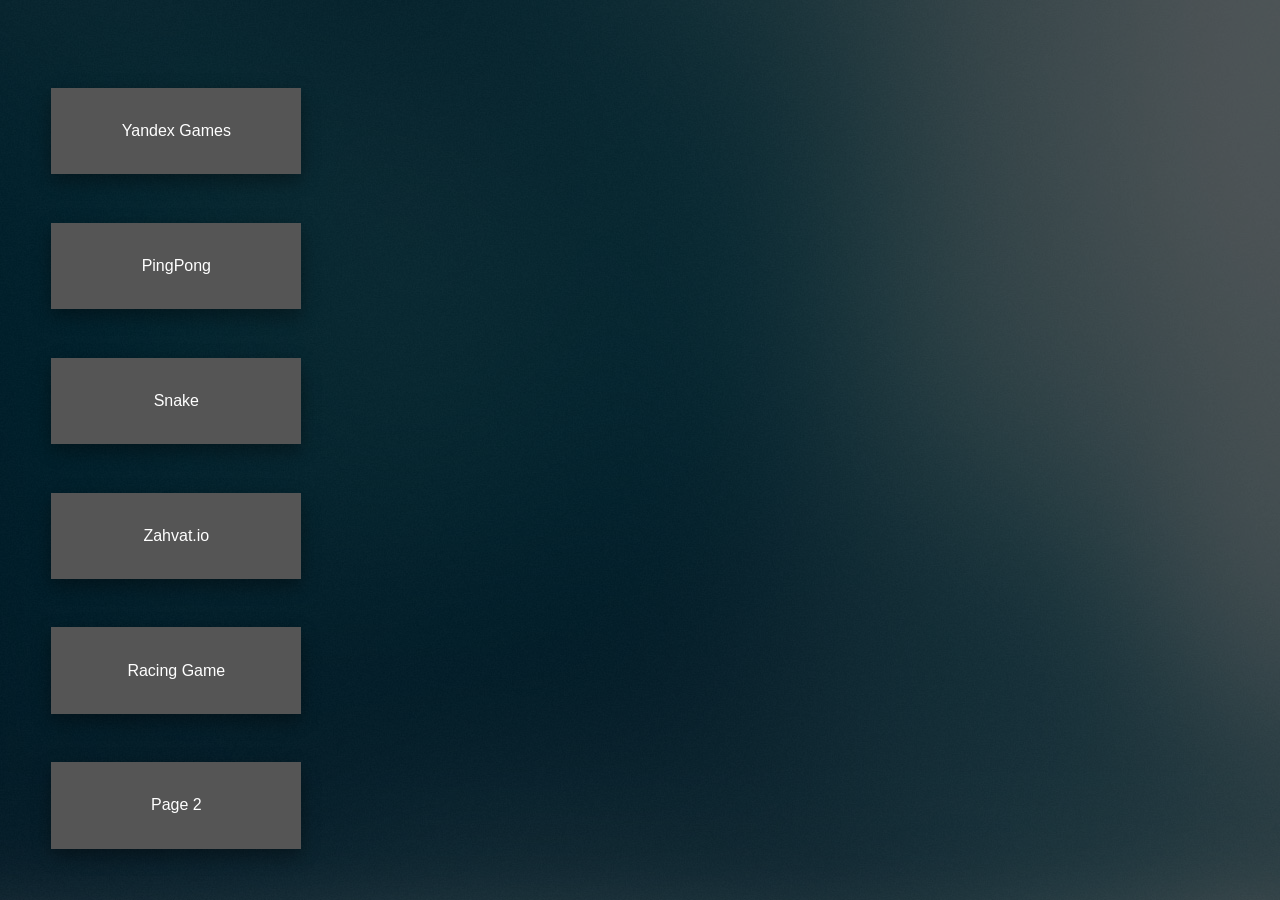
<file: games_list.html>
<!DOCTYPE HTML>
<!--Creadits:
	Eventually by HTML5 UP
	html5up.net | @ajlkn
	Free for personal and commercial use under the CCA 3.0 license (html5up.net/license)
	Backround and css by HTML5 
		
-->
<html>
	<head>
		<title>Bored</title>
		<meta charset="utf-8" />
		<meta name="viewport" content="width=device-width, initial-scale=1, user-scalable=no" />
		<link rel="stylesheet" href="assets/css/main.css" />
	</head>
	<body class="is-preload">
		
		<button id="yandex" class="float-left submit-button" >Yandex Games</button>

		<script type="text/javascript">
		    document.getElementById("yandex").onclick = function () {
			location.href = "https://yandex.ua/games/";
		    };
		</script>
		<br><br>
		<button id="pingpong" class="float-left submit-button" >PingPong</button>

		<script type="text/javascript">
		    document.getElementById("pingpong").onclick = function () {
			location.href = "https://www.boredrn.tk/pingpong";
		    };
		</script>
		<br><br>
		<button id="snake" class="float-left submit-button" >Snake</button>

		<script type="text/javascript">
		    document.getElementById("snake").onclick = function () {
			location.href = "https://www.boredrn.tk/snake";
		    };
		</script>
		<br><br>
		<button id="zahvat" class="float-left submit-button" >Zahvat.io</button>

		<script type="text/javascript">
		    document.getElementById("zahvat").onclick = function () {
			location.href = "https://yandex.ua/games/play/97057/?app-id=97057#app-id=97057&catalog-session-uid=catalog-9215746b-07df-54bf-9afa-095b24db603d-1640422606587-fd1b&rtx-reqid=5843481899934606125&pos=%7B%22listType%22%3A%22suggested%22%2C%22tabCategory%22%3A%22common%22%7D";
		    };
		</script>
		<br><br>
		<button id="race" class="float-left submit-button" >Racing Game</button>

		<script type="text/javascript">
		    document.getElementById("race").onclick = function () {
			location.href = "https://www.boredrn.tk/race-main/v4.final";
		    };
		</script>

				<br><br>
		<button id="page2" class="float-left submit-button" >Page 2</button>

		<script type="text/javascript">
		    document.getElementById("page2").onclick = function () {
			location.href = "https://www.boredrn.tk/games2";
		    };
		</script>
		
		<!-- Scripts -->
			<script src="assets/js/main.js"></script>

	</body>
</html>
</file>
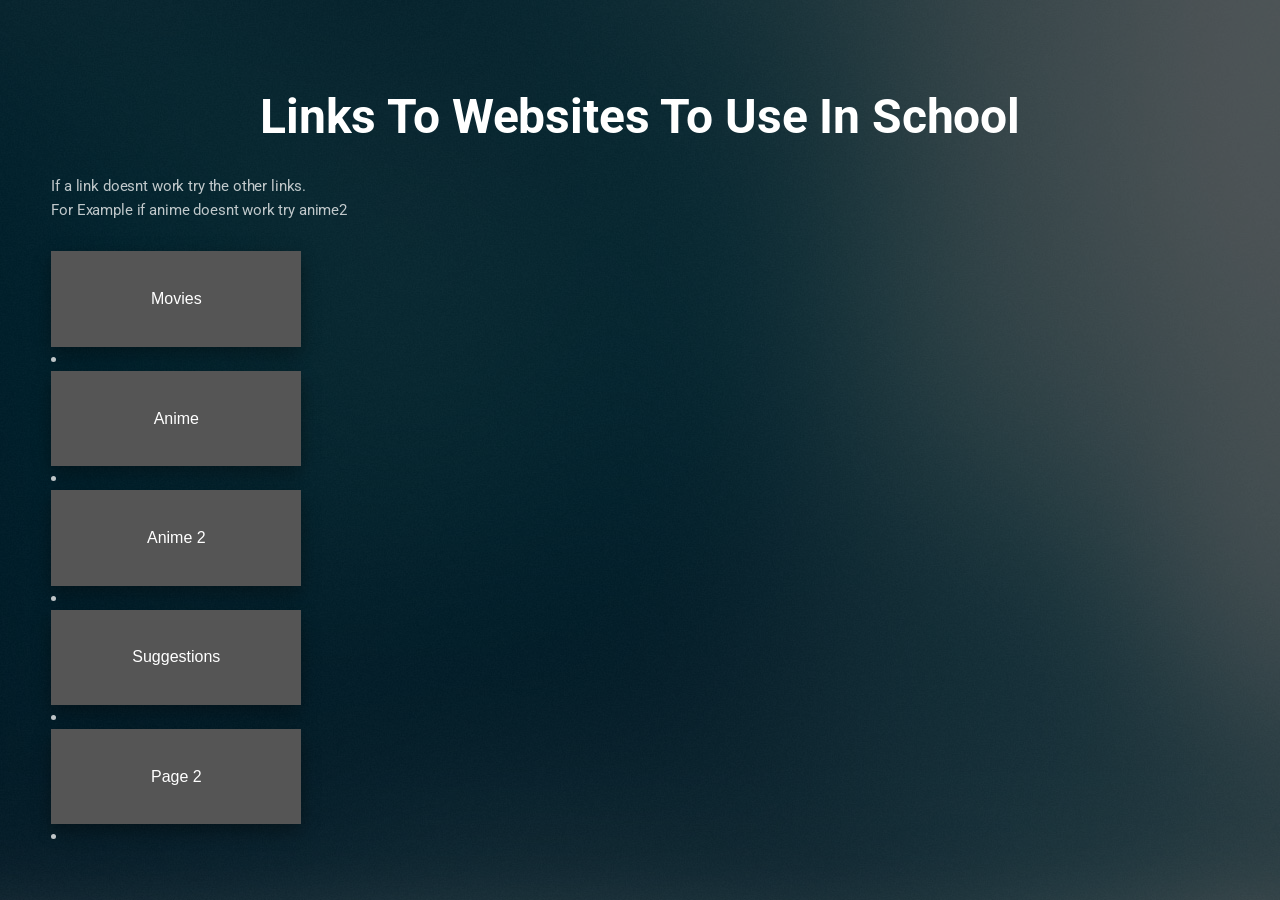
<file: links.html>
<!DOCTYPE HTML>
<!--Creadits:
	Eventually by HTML5 UP
	html5up.net | @ajlkn
	Free for personal and commercial use under the CCA 3.0 license (html5up.net/license)
-->
<html>
	<head>
		<title>Bored</title>
		<meta charset="utf-8" />
		<meta name="viewport" content="width=device-width, initial-scale=1, user-scalable=no" />
		<link rel="stylesheet" href="assets/css/main.css" />
		<link rel="apple-touch-icon" sizes="180x180" href="/apple-touch-icon.png">
<link rel="icon" type="image/png" sizes="32x32" href="/favicon-32x32.png">
<link rel="icon" type="image/png" sizes="16x16" href="/favicon-16x16.png">
<link rel="manifest" href="/site.webmanifest">
	</head>
	<body class="is-preload">

		<!-- Header -->
			<header id="header">
				<h1>Links To Websites To Use In School</h1>
				
			</header>
		<p>If a link doesnt work try the other links. <br>For Example if anime doesnt work try anime2</p>

		
		<button id="divi" class="float-left submit-button" >Movies</button>

		<script type="text/javascript">
		    document.getElementById("divi").onclick = function () {
			location.href = "https://www.divicast.com/";
		    };
		</script>
		<li></li>
		<button id="Anime" class="float-left submit-button" >Anime</button>

		<script type="text/javascript">
		    document.getElementById("Anime").onclick = function () {
			location.href = "https://www.animegg.org/";
		    };
		</script>
		<li></li>
		
		<button id="Anime2" class="float-left submit-button" >Anime 2</button>

		<script type="text/javascript">
		    document.getElementById("Anime2").onclick = function () {
			location.href = "https://4anime.gg/";
		    };
		</script>
	
		<li></li>
	

					
		<button id="suggest" class="float-left submit-button" >Suggestions</button>

		<script type="text/javascript">
		    document.getElementById("suggest").onclick = function () {
			location.href = "https://forms.gle/sAr5PeyzgHiAia9s8";
		    };
		</script>
	
	
		<li></li>
		<button id="p2" class="float-left submit-button" >Page 2</button>
					<script type="text/javascript">
		    document.getElementById("p2").onclick = function () {
			location.href = "/links2";
		    };
		</script>
		<li></li>

		<!-- Scripts -->
			<script src="assets/js/main.js"></script>

	</body>
</html>
</file>
<file: 2048/style/main.css>
@import url(fonts/clear-sans.css);
html, body {
  margin: 0;
  padding: 0;
  background: #faf8ef;
  color: #776e65;
  font-family: "Clear Sans", "Helvetica Neue", Arial, sans-serif;
  font-size: 18px; }

body {
  margin: 80px 0; }

.heading:after {
  content: "";
  display: block;
  clear: both; }

h1.title {
  font-size: 80px;
  font-weight: bold;
  margin: 0;
  display: block;
  float: left; }

@-webkit-keyframes move-up {
  0% {
    top: 25px;
    opacity: 1; }

  100% {
    top: -50px;
    opacity: 0; } }
@-moz-keyframes move-up {
  0% {
    top: 25px;
    opacity: 1; }

  100% {
    top: -50px;
    opacity: 0; } }
@keyframes move-up {
  0% {
    top: 25px;
    opacity: 1; }

  100% {
    top: -50px;
    opacity: 0; } }
.scores-container {
  float: right;
  text-align: right; }

.score-container, .best-container {
  position: relative;
  display: inline-block;
  background: #bbada0;
  padding: 15px 25px;
  font-size: 25px;
  height: 25px;
  line-height: 47px;
  font-weight: bold;
  border-radius: 3px;
  color: white;
  margin-top: 8px;
  text-align: center; }
  .score-container:after, .best-container:after {
    position: absolute;
    width: 100%;
    top: 10px;
    left: 0;
    text-transform: uppercase;
    font-size: 13px;
    line-height: 13px;
    text-align: center;
    color: #eee4da; }
  .score-container .score-addition, .best-container .score-addition {
    position: absolute;
    right: 30px;
    color: red;
    font-size: 25px;
    line-height: 25px;
    font-weight: bold;
    color: rgba(119, 110, 101, 0.9);
    z-index: 100;
    -webkit-animation: move-up 600ms ease-in;
    -moz-animation: move-up 600ms ease-in;
    animation: move-up 600ms ease-in;
    -webkit-animation-fill-mode: both;
    -moz-animation-fill-mode: both;
    animation-fill-mode: both; }

.score-container:after {
  content: "Score"; }

.best-container:after {
  content: "Best"; }

p {
  margin-top: 0;
  margin-bottom: 10px;
  line-height: 1.65; }

a {
  color: #776e65;
  font-weight: bold;
  text-decoration: underline;
  cursor: pointer; }

strong.important {
  text-transform: uppercase; }

hr {
  border: none;
  border-bottom: 1px solid #d8d4d0;
  margin-top: 20px;
  margin-bottom: 30px; }

.container {
  width: 500px;
  margin: 0 auto; }

@-webkit-keyframes fade-in {
  0% {
    opacity: 0; }

  100% {
    opacity: 1; } }
@-moz-keyframes fade-in {
  0% {
    opacity: 0; }

  100% {
    opacity: 1; } }
@keyframes fade-in {
  0% {
    opacity: 0; }

  100% {
    opacity: 1; } }
.game-container {
  margin-top: 40px;
  position: relative;
  padding: 15px;
  cursor: default;
  -webkit-touch-callout: none;
  -ms-touch-callout: none;
  -webkit-user-select: none;
  -moz-user-select: none;
  -ms-user-select: none;
  -ms-touch-action: none;
  touch-action: none;
  background: #bbada0;
  border-radius: 6px;
  width: 500px;
  height: 500px;
  -webkit-box-sizing: border-box;
  -moz-box-sizing: border-box;
  box-sizing: border-box; }
  .game-container .game-message {
    display: none;
    position: absolute;
    top: 0;
    right: 0;
    bottom: 0;
    left: 0;
    background: rgba(238, 228, 218, 0.5);
    z-index: 100;
    text-align: center;
    -webkit-animation: fade-in 800ms ease 1200ms;
    -moz-animation: fade-in 800ms ease 1200ms;
    animation: fade-in 800ms ease 1200ms;
    -webkit-animation-fill-mode: both;
    -moz-animation-fill-mode: both;
    animation-fill-mode: both; }
    .game-container .game-message p {
      font-size: 60px;
      font-weight: bold;
      height: 60px;
      line-height: 60px;
      margin-top: 222px; }
    .game-container .game-message .lower {
      display: block;
      margin-top: 59px; }
    .game-container .game-message a {
      display: inline-block;
      background: #8f7a66;
      border-radius: 3px;
      padding: 0 20px;
      text-decoration: none;
      color: #f9f6f2;
      height: 40px;
      line-height: 42px;
      margin-left: 9px; }
      .game-container .game-message a.keep-playing-button {
        display: none; }
    .game-container .game-message.game-won {
      background: rgba(237, 194, 46, 0.5);
      color: #f9f6f2; }
      .game-container .game-message.game-won a.keep-playing-button {
        display: inline-block; }
    .game-container .game-message.game-won, .game-container .game-message.game-over {
      display: block; }

.grid-container {
  position: absolute;
  z-index: 1; }

.grid-row {
  margin-bottom: 15px; }
  .grid-row:last-child {
    margin-bottom: 0; }
  .grid-row:after {
    content: "";
    display: block;
    clear: both; }

.grid-cell {
  width: 106.25px;
  height: 106.25px;
  margin-right: 15px;
  float: left;
  border-radius: 3px;
  background: rgba(238, 228, 218, 0.35); }
  .grid-cell:last-child {
    margin-right: 0; }

.tile-container {
  position: absolute;
  z-index: 2; }

.tile, .tile .tile-inner {
  width: 107px;
  height: 107px;
  line-height: 107px; }
.tile.tile-position-1-1 {
  -webkit-transform: translate(0px, 0px);
  -moz-transform: translate(0px, 0px);
  -ms-transform: translate(0px, 0px);
  transform: translate(0px, 0px); }
.tile.tile-position-1-2 {
  -webkit-transform: translate(0px, 121px);
  -moz-transform: translate(0px, 121px);
  -ms-transform: translate(0px, 121px);
  transform: translate(0px, 121px); }
.tile.tile-position-1-3 {
  -webkit-transform: translate(0px, 242px);
  -moz-transform: translate(0px, 242px);
  -ms-transform: translate(0px, 242px);
  transform: translate(0px, 242px); }
.tile.tile-position-1-4 {
  -webkit-transform: translate(0px, 363px);
  -moz-transform: translate(0px, 363px);
  -ms-transform: translate(0px, 363px);
  transform: translate(0px, 363px); }
.tile.tile-position-2-1 {
  -webkit-transform: translate(121px, 0px);
  -moz-transform: translate(121px, 0px);
  -ms-transform: translate(121px, 0px);
  transform: translate(121px, 0px); }
.tile.tile-position-2-2 {
  -webkit-transform: translate(121px, 121px);
  -moz-transform: translate(121px, 121px);
  -ms-transform: translate(121px, 121px);
  transform: translate(121px, 121px); }
.tile.tile-position-2-3 {
  -webkit-transform: translate(121px, 242px);
  -moz-transform: translate(121px, 242px);
  -ms-transform: translate(121px, 242px);
  transform: translate(121px, 242px); }
.tile.tile-position-2-4 {
  -webkit-transform: translate(121px, 363px);
  -moz-transform: translate(121px, 363px);
  -ms-transform: translate(121px, 363px);
  transform: translate(121px, 363px); }
.tile.tile-position-3-1 {
  -webkit-transform: translate(242px, 0px);
  -moz-transform: translate(242px, 0px);
  -ms-transform: translate(242px, 0px);
  transform: translate(242px, 0px); }
.tile.tile-position-3-2 {
  -webkit-transform: translate(242px, 121px);
  -moz-transform: translate(242px, 121px);
  -ms-transform: translate(242px, 121px);
  transform: translate(242px, 121px); }
.tile.tile-position-3-3 {
  -webkit-transform: translate(242px, 242px);
  -moz-transform: translate(242px, 242px);
  -ms-transform: translate(242px, 242px);
  transform: translate(242px, 242px); }
.tile.tile-position-3-4 {
  -webkit-transform: translate(242px, 363px);
  -moz-transform: translate(242px, 363px);
  -ms-transform: translate(242px, 363px);
  transform: translate(242px, 363px); }
.tile.tile-position-4-1 {
  -webkit-transform: translate(363px, 0px);
  -moz-transform: translate(363px, 0px);
  -ms-transform: translate(363px, 0px);
  transform: translate(363px, 0px); }
.tile.tile-position-4-2 {
  -webkit-transform: translate(363px, 121px);
  -moz-transform: translate(363px, 121px);
  -ms-transform: translate(363px, 121px);
  transform: translate(363px, 121px); }
.tile.tile-position-4-3 {
  -webkit-transform: translate(363px, 242px);
  -moz-transform: translate(363px, 242px);
  -ms-transform: translate(363px, 242px);
  transform: translate(363px, 242px); }
.tile.tile-position-4-4 {
  -webkit-transform: translate(363px, 363px);
  -moz-transform: translate(363px, 363px);
  -ms-transform: translate(363px, 363px);
  transform: translate(363px, 363px); }

.tile {
  position: absolute;
  -webkit-transition: 100ms ease-in-out;
  -moz-transition: 100ms ease-in-out;
  transition: 100ms ease-in-out;
  -webkit-transition-property: -webkit-transform;
  -moz-transition-property: -moz-transform;
  transition-property: transform; }
  .tile .tile-inner {
    border-radius: 3px;
    background: #eee4da;
    text-align: center;
    font-weight: bold;
    z-index: 10;
    font-size: 55px; }
  .tile.tile-2 .tile-inner {
    background: #eee4da;
    box-shadow: 0 0 30px 10px rgba(243, 215, 116, 0), inset 0 0 0 1px rgba(255, 255, 255, 0); }
  .tile.tile-4 .tile-inner {
    background: #ede0c8;
    box-shadow: 0 0 30px 10px rgba(243, 215, 116, 0), inset 0 0 0 1px rgba(255, 255, 255, 0); }
  .tile.tile-8 .tile-inner {
    color: #f9f6f2;
    background: #f2b179; }
  .tile.tile-16 .tile-inner {
    color: #f9f6f2;
    background: #f59563; }
  .tile.tile-32 .tile-inner {
    color: #f9f6f2;
    background: #f67c5f; }
  .tile.tile-64 .tile-inner {
    color: #f9f6f2;
    background: #f65e3b; }
  .tile.tile-128 .tile-inner {
    color: #f9f6f2;
    background: #edcf72;
    box-shadow: 0 0 30px 10px rgba(243, 215, 116, 0.2381), inset 0 0 0 1px rgba(255, 255, 255, 0.14286);
    font-size: 45px; }
    @media screen and (max-width: 520px) {
      .tile.tile-128 .tile-inner {
        font-size: 25px; } }
  .tile.tile-256 .tile-inner {
    color: #f9f6f2;
    background: #edcc61;
    box-shadow: 0 0 30px 10px rgba(243, 215, 116, 0.31746), inset 0 0 0 1px rgba(255, 255, 255, 0.19048);
    font-size: 45px; }
    @media screen and (max-width: 520px) {
      .tile.tile-256 .tile-inner {
        font-size: 25px; } }
  .tile.tile-512 .tile-inner {
    color: #f9f6f2;
    background: #edc850;
    box-shadow: 0 0 30px 10px rgba(243, 215, 116, 0.39683), inset 0 0 0 1px rgba(255, 255, 255, 0.2381);
    font-size: 45px; }
    @media screen and (max-width: 520px) {
      .tile.tile-512 .tile-inner {
        font-size: 25px; } }
  .tile.tile-1024 .tile-inner {
    color: #f9f6f2;
    background: #edc53f;
    box-shadow: 0 0 30px 10px rgba(243, 215, 116, 0.47619), inset 0 0 0 1px rgba(255, 255, 255, 0.28571);
    font-size: 35px; }
    @media screen and (max-width: 520px) {
      .tile.tile-1024 .tile-inner {
        font-size: 15px; } }
  .tile.tile-2048 .tile-inner {
    color: #f9f6f2;
    background: #edc22e;
    box-shadow: 0 0 30px 10px rgba(243, 215, 116, 0.55556), inset 0 0 0 1px rgba(255, 255, 255, 0.33333);
    font-size: 35px; }
    @media screen and (max-width: 520px) {
      .tile.tile-2048 .tile-inner {
        font-size: 15px; } }
  .tile.tile-super .tile-inner {
    color: #f9f6f2;
    background: #3c3a32;
    font-size: 30px; }
    @media screen and (max-width: 520px) {
      .tile.tile-super .tile-inner {
        font-size: 10px; } }

@-webkit-keyframes appear {
  0% {
    opacity: 0;
    -webkit-transform: scale(0);
    -moz-transform: scale(0);
    -ms-transform: scale(0);
    transform: scale(0); }

  100% {
    opacity: 1;
    -webkit-transform: scale(1);
    -moz-transform: scale(1);
    -ms-transform: scale(1);
    transform: scale(1); } }
@-moz-keyframes appear {
  0% {
    opacity: 0;
    -webkit-transform: scale(0);
    -moz-transform: scale(0);
    -ms-transform: scale(0);
    transform: scale(0); }

  100% {
    opacity: 1;
    -webkit-transform: scale(1);
    -moz-transform: scale(1);
    -ms-transform: scale(1);
    transform: scale(1); } }
@keyframes appear {
  0% {
    opacity: 0;
    -webkit-transform: scale(0);
    -moz-transform: scale(0);
    -ms-transform: scale(0);
    transform: scale(0); }

  100% {
    opacity: 1;
    -webkit-transform: scale(1);
    -moz-transform: scale(1);
    -ms-transform: scale(1);
    transform: scale(1); } }
.tile-new .tile-inner {
  -webkit-animation: appear 200ms ease 100ms;
  -moz-animation: appear 200ms ease 100ms;
  animation: appear 200ms ease 100ms;
  -webkit-animation-fill-mode: backwards;
  -moz-animation-fill-mode: backwards;
  animation-fill-mode: backwards; }

@-webkit-keyframes pop {
  0% {
    -webkit-transform: scale(0);
    -moz-transform: scale(0);
    -ms-transform: scale(0);
    transform: scale(0); }

  50% {
    -webkit-transform: scale(1.2);
    -moz-transform: scale(1.2);
    -ms-transform: scale(1.2);
    transform: scale(1.2); }

  100% {
    -webkit-transform: scale(1);
    -moz-transform: scale(1);
    -ms-transform: scale(1);
    transform: scale(1); } }
@-moz-keyframes pop {
  0% {
    -webkit-transform: scale(0);
    -moz-transform: scale(0);
    -ms-transform: scale(0);
    transform: scale(0); }

  50% {
    -webkit-transform: scale(1.2);
    -moz-transform: scale(1.2);
    -ms-transform: scale(1.2);
    transform: scale(1.2); }

  100% {
    -webkit-transform: scale(1);
    -moz-transform: scale(1);
    -ms-transform: scale(1);
    transform: scale(1); } }
@keyframes pop {
  0% {
    -webkit-transform: scale(0);
    -moz-transform: scale(0);
    -ms-transform: scale(0);
    transform: scale(0); }

  50% {
    -webkit-transform: scale(1.2);
    -moz-transform: scale(1.2);
    -ms-transform: scale(1.2);
    transform: scale(1.2); }

  100% {
    -webkit-transform: scale(1);
    -moz-transform: scale(1);
    -ms-transform: scale(1);
    transform: scale(1); } }
.tile-merged .tile-inner {
  z-index: 20;
  -webkit-animation: pop 200ms ease 100ms;
  -moz-animation: pop 200ms ease 100ms;
  animation: pop 200ms ease 100ms;
  -webkit-animation-fill-mode: backwards;
  -moz-animation-fill-mode: backwards;
  animation-fill-mode: backwards; }

.above-game:after {
  content: "";
  display: block;
  clear: both; }

.game-intro {
  float: left;
  line-height: 42px;
  margin-bottom: 0; }

.restart-button {
  display: inline-block;
  background: #8f7a66;
  border-radius: 3px;
  padding: 0 20px;
  text-decoration: none;
  color: #f9f6f2;
  height: 40px;
  line-height: 42px;
  display: block;
  text-align: center;
  float: right; }

.game-explanation {
  margin-top: 50px; }

@media screen and (max-width: 520px) {
  html, body {
    font-size: 15px; }

  body {
    margin: 20px 0;
    padding: 0 20px; }

  h1.title {
    font-size: 27px;
    margin-top: 15px; }

  .container {
    width: 280px;
    margin: 0 auto; }

  .score-container, .best-container {
    margin-top: 0;
    padding: 15px 10px;
    min-width: 40px; }

  .heading {
    margin-bottom: 10px; }

  .game-intro {
    width: 55%;
    display: block;
    box-sizing: border-box;
    line-height: 1.65; }

  .restart-button {
    width: 42%;
    padding: 0;
    display: block;
    box-sizing: border-box;
    margin-top: 2px; }

  .game-container {
    margin-top: 17px;
    position: relative;
    padding: 10px;
    cursor: default;
    -webkit-touch-callout: none;
    -ms-touch-callout: none;
    -webkit-user-select: none;
    -moz-user-select: none;
    -ms-user-select: none;
    -ms-touch-action: none;
    touch-action: none;
    background: #bbada0;
    border-radius: 6px;
    width: 280px;
    height: 280px;
    -webkit-box-sizing: border-box;
    -moz-box-sizing: border-box;
    box-sizing: border-box; }
    .game-container .game-message {
      display: none;
      position: absolute;
      top: 0;
      right: 0;
      bottom: 0;
      left: 0;
      background: rgba(238, 228, 218, 0.5);
      z-index: 100;
      text-align: center;
      -webkit-animation: fade-in 800ms ease 1200ms;
      -moz-animation: fade-in 800ms ease 1200ms;
      animation: fade-in 800ms ease 1200ms;
      -webkit-animation-fill-mode: both;
      -moz-animation-fill-mode: both;
      animation-fill-mode: both; }
      .game-container .game-message p {
        font-size: 60px;
        font-weight: bold;
        height: 60px;
        line-height: 60px;
        margin-top: 222px; }
      .game-container .game-message .lower {
        display: block;
        margin-top: 59px; }
      .game-container .game-message a {
        display: inline-block;
        background: #8f7a66;
        border-radius: 3px;
        padding: 0 20px;
        text-decoration: none;
        color: #f9f6f2;
        height: 40px;
        line-height: 42px;
        margin-left: 9px; }
        .game-container .game-message a.keep-playing-button {
          display: none; }
      .game-container .game-message.game-won {
        background: rgba(237, 194, 46, 0.5);
        color: #f9f6f2; }
        .game-container .game-message.game-won a.keep-playing-button {
          display: inline-block; }
      .game-container .game-message.game-won, .game-container .game-message.game-over {
        display: block; }

  .grid-container {
    position: absolute;
    z-index: 1; }

  .grid-row {
    margin-bottom: 10px; }
    .grid-row:last-child {
      margin-bottom: 0; }
    .grid-row:after {
      content: "";
      display: block;
      clear: both; }

  .grid-cell {
    width: 57.5px;
    height: 57.5px;
    margin-right: 10px;
    float: left;
    border-radius: 3px;
    background: rgba(238, 228, 218, 0.35); }
    .grid-cell:last-child {
      margin-right: 0; }

  .tile-container {
    position: absolute;
    z-index: 2; }

  .tile, .tile .tile-inner {
    width: 58px;
    height: 58px;
    line-height: 58px; }
  .tile.tile-position-1-1 {
    -webkit-transform: translate(0px, 0px);
    -moz-transform: translate(0px, 0px);
    -ms-transform: translate(0px, 0px);
    transform: translate(0px, 0px); }
  .tile.tile-position-1-2 {
    -webkit-transform: translate(0px, 67px);
    -moz-transform: translate(0px, 67px);
    -ms-transform: translate(0px, 67px);
    transform: translate(0px, 67px); }
  .tile.tile-position-1-3 {
    -webkit-transform: translate(0px, 135px);
    -moz-transform: translate(0px, 135px);
    -ms-transform: translate(0px, 135px);
    transform: translate(0px, 135px); }
  .tile.tile-position-1-4 {
    -webkit-transform: translate(0px, 202px);
    -moz-transform: translate(0px, 202px);
    -ms-transform: translate(0px, 202px);
    transform: translate(0px, 202px); }
  .tile.tile-position-2-1 {
    -webkit-transform: translate(67px, 0px);
    -moz-transform: translate(67px, 0px);
    -ms-transform: translate(67px, 0px);
    transform: translate(67px, 0px); }
  .tile.tile-position-2-2 {
    -webkit-transform: translate(67px, 67px);
    -moz-transform: translate(67px, 67px);
    -ms-transform: translate(67px, 67px);
    transform: translate(67px, 67px); }
  .tile.tile-position-2-3 {
    -webkit-transform: translate(67px, 135px);
    -moz-transform: translate(67px, 135px);
    -ms-transform: translate(67px, 135px);
    transform: translate(67px, 135px); }
  .tile.tile-position-2-4 {
    -webkit-transform: translate(67px, 202px);
    -moz-transform: translate(67px, 202px);
    -ms-transform: translate(67px, 202px);
    transform: translate(67px, 202px); }
  .tile.tile-position-3-1 {
    -webkit-transform: translate(135px, 0px);
    -moz-transform: translate(135px, 0px);
    -ms-transform: translate(135px, 0px);
    transform: translate(135px, 0px); }
  .tile.tile-position-3-2 {
    -webkit-transform: translate(135px, 67px);
    -moz-transform: translate(135px, 67px);
    -ms-transform: translate(135px, 67px);
    transform: translate(135px, 67px); }
  .tile.tile-position-3-3 {
    -webkit-transform: translate(135px, 135px);
    -moz-transform: translate(135px, 135px);
    -ms-transform: translate(135px, 135px);
    transform: translate(135px, 135px); }
  .tile.tile-position-3-4 {
    -webkit-transform: translate(135px, 202px);
    -moz-transform: translate(135px, 202px);
    -ms-transform: translate(135px, 202px);
    transform: translate(135px, 202px); }
  .tile.tile-position-4-1 {
    -webkit-transform: translate(202px, 0px);
    -moz-transform: translate(202px, 0px);
    -ms-transform: translate(202px, 0px);
    transform: translate(202px, 0px); }
  .tile.tile-position-4-2 {
    -webkit-transform: translate(202px, 67px);
    -moz-transform: translate(202px, 67px);
    -ms-transform: translate(202px, 67px);
    transform: translate(202px, 67px); }
  .tile.tile-position-4-3 {
    -webkit-transform: translate(202px, 135px);
    -moz-transform: translate(202px, 135px);
    -ms-transform: translate(202px, 135px);
    transform: translate(202px, 135px); }
  .tile.tile-position-4-4 {
    -webkit-transform: translate(202px, 202px);
    -moz-transform: translate(202px, 202px);
    -ms-transform: translate(202px, 202px);
    transform: translate(202px, 202px); }

  .tile .tile-inner {
    font-size: 35px; }

  .game-message p {
    font-size: 30px !important;
    height: 30px !important;
    line-height: 30px !important;
    margin-top: 90px !important; }
  .game-message .lower {
    margin-top: 30px !important; } }
</file>
<file: html5up-solid-state/assets/css/noscript.css>
/*
	Solid State by HTML5 UP
	html5up.net | @ajlkn
	Free for personal and commercial use under the CCA 3.0 license (html5up.net/license)
*/

/* Banner */

	body.is-preload #banner .logo {
		-moz-transform: none;
		-webkit-transform: none;
		-ms-transform: none;
		transform: none;
		opacity: 1;
	}

	body.is-preload #banner h2 {
		opacity: 1;
		-moz-transform: none;
		-webkit-transform: none;
		-ms-transform: none;
		transform: none;
		-moz-filter: none;
		-webkit-filter: none;
		-ms-filter: none;
		filter: none;
	}

	body.is-preload #banner p {
		opacity: 01;
		-moz-transform: none;
		-webkit-transform: none;
		-ms-transform: none;
		transform: none;
		-moz-filter: none;
		-webkit-filter: none;
		-ms-filter: none;
		filter: none;
	}
</file>
<file: assets/css/main.css>
@import url(fontawesome-all.min.css);
@import url("https://fonts.googleapis.com/css?family=Roboto:400,700");
/*
	Eventually by HTML5 UP
	html5up.net | @ajlkn
	Free for personal and commercial use under the CCA 3.0 license (html5up.net/license)
*/
html, body, div, span, applet, object,
iframe, h1, h2, h3, h4, h5, h6, p, blockquote,
pre, a, abbr, acronym, address, big, cite,
code, del, dfn, em, img, ins, kbd, q, s, samp,
small, strike, strong, sub, sup, tt, var, b,
u, i, center, dl, dt, dd, ol, ul, li, fieldset,
form, label, legend, table, caption, tbody,
tfoot, thead, tr, th, td, article, aside,
canvas, details, embed, figure, figcaption,
footer, header, hgroup, menu, nav, output, ruby,
section, summary, time, mark, audio, video {
  margin: 0;
  padding: 0;
  border: 0;
  font-size: 100%;
  font: inherit;
  vertical-align: baseline; }

article, aside, details, figcaption, figure,
footer, header, hgroup, menu, nav, section {
  display: block; }

body {
  line-height: 1; }

ol, ul {
  list-style: none; }

blockquote, q {
  quotes: none; }
  blockquote:before, blockquote:after, q:before, q:after {
    content: '';
    content: none; }

table {
  border-collapse: collapse;
  border-spacing: 0; }

body {
  -webkit-text-size-adjust: none; }

mark {
  background-color: transparent;
  color: inherit; }

input::-moz-focus-inner {
  border: 0;
  padding: 0; }

input, select, textarea {
  -moz-appearance: none;
  -webkit-appearance: none;
  -ms-appearance: none;
  appearance: none; }

/* Basic */
@-ms-viewport {
  width: device-width; }

body {
  -ms-overflow-style: scrollbar; }

@media screen and (max-width: 480px) {
  html, body {
    min-width: 320px; } }

html {
  box-sizing: border-box; }

*, *:before, *:after {
  box-sizing: inherit; }

html, body {
  height: 100%;
  overflow-x: hidden;
  width: 100%; }
  @media screen and (max-height: 640px) {
    html, body {
      height: auto;
      min-height: 100%; } }

body {
  display: -moz-flex;
  display: -webkit-flex;
  display: -ms-flex;
  display: flex;
  -moz-flex-direction: column;
  -webkit-flex-direction: column;
  -ms-flex-direction: column;
  flex-direction: column;
  -moz-justify-content: center;
  -webkit-justify-content: center;
  -ms-justify-content: center;
  justify-content: center;
  background-color: #000;
  padding: 6em 4em 4em 4em; }
  body.is-preload *, body.is-preload *:before, body.is-preload *:after {
    -moz-animation: none !important;
    -webkit-animation: none !important;
    -ms-animation: none !important;
    animation: none !important;
    -moz-transition: none !important;
    -webkit-transition: none !important;
    -ms-transition: none !important;
    transition: none !important; }
  body > * {
    position: relative;
    z-index: 2; }
  @media screen and (max-width: 1680px) {
    body {
      padding: 6em 3.5em 3.5em 3.5em; } }
  @media screen and (max-width: 736px) {
    body {
      padding: 5em 2em 2em 2em; } }
  @media screen and (max-width: 360px) {
    body {
      padding: 5em 1.25em 1.25em 1.25em; } }

/* BG */
#bg {
  -moz-transition: opacity 2s ease-in-out;
  -webkit-transition: opacity 2s ease-in-out;
  -ms-transition: opacity 2s ease-in-out;
  transition: opacity 2s ease-in-out;
  height: 100%;
  left: 0;
  opacity: 0.375;
  position: fixed;
  top: 0;
  width: 100%;
  z-index: 1; }
  #bg div {
    -moz-transition: opacity 3s ease;
    -webkit-transition: opacity 3s ease;
    -ms-transition: opacity 3s ease;
    transition: opacity 3s ease;
    background-size: cover;
    height: 100%;
    left: 0;
    opacity: 0;
    position: absolute;
    top: 0;
    visibility: hidden;
    width: 150%; }
    #bg div.visible {
      -moz-animation: bg 45s linear infinite;
      -webkit-animation: bg 45s linear infinite;
      -ms-animation: bg 45s linear infinite;
      animation: bg 45s linear infinite;
      opacity: 1;
      visibility: visible;
      z-index: 1; }
      #bg div.visible.top {
        z-index: 2; }
      @media screen and (max-width: 1280px) {
        #bg div.visible {
          -moz-animation: bg 29.25s linear infinite;
          -webkit-animation: bg 29.25s linear infinite;
          -ms-animation: bg 29.25s linear infinite;
          animation: bg 29.25s linear infinite; } }
      @media screen and (max-width: 736px) {
        #bg div.visible {
          -moz-animation: bg 18s linear infinite;
          -webkit-animation: bg 18s linear infinite;
          -ms-animation: bg 18s linear infinite;
          animation: bg 18s linear infinite; } }
    #bg div:only-child {
      -moz-animation-direction: alternate !important;
      -webkit-animation-direction: alternate !important;
      -ms-animation-direction: alternate !important;
      animation-direction: alternate !important; }
  body.is-preload #bg {
    opacity: 0; }

@-moz-keyframes bg {
  0% {
    -moz-transform: translateX(0);
    -webkit-transform: translateX(0);
    -ms-transform: translateX(0);
    transform: translateX(0); }
  100% {
    -moz-transform: translateX(-25%);
    -webkit-transform: translateX(-25%);
    -ms-transform: translateX(-25%);
    transform: translateX(-25%); } }

@-webkit-keyframes bg {
  0% {
    -moz-transform: translateX(0);
    -webkit-transform: translateX(0);
    -ms-transform: translateX(0);
    transform: translateX(0); }
  100% {
    -moz-transform: translateX(-25%);
    -webkit-transform: translateX(-25%);
    -ms-transform: translateX(-25%);
    transform: translateX(-25%); } }

@-ms-keyframes bg {
  0% {
    -moz-transform: translateX(0);
    -webkit-transform: translateX(0);
    -ms-transform: translateX(0);
    transform: translateX(0); }
  100% {
    -moz-transform: translateX(-25%);
    -webkit-transform: translateX(-25%);
    -ms-transform: translateX(-25%);
    transform: translateX(-25%); } }

@keyframes bg {
  0% {
    -moz-transform: translateX(0);
    -webkit-transform: translateX(0);
    -ms-transform: translateX(0);
    transform: translateX(0); }
  100% {
    -moz-transform: translateX(-25%);
    -webkit-transform: translateX(-25%);
    -ms-transform: translateX(-25%);
    transform: translateX(-25%); } }

/* Type */
body, input, select, textarea {
  color: rgba(255, 255, 255, 0.75);
  font-family: "Roboto", sans-serif;
  font-size: 16pt;
  font-weight: 400;
  letter-spacing: -0.01em;
  line-height: 1.65em; }
  @media screen and (max-width: 1680px) {
    body, input, select, textarea {
      font-size: 12pt; } }
  @media screen and (max-width: 1280px) {
    body, input, select, textarea {
      font-size: 11pt; } }
  @media screen and (max-width: 980px) {
    body, input, select, textarea {
      font-size: 12pt; } }
  @media screen and (max-width: 736px) {
    body, input, select, textarea {
      font-size: 12pt; } }
  @media screen and (max-width: 480px) {
    body, input, select, textarea {
      font-size: 12pt; } }

a {
  -moz-transition: border-bottom-color 0.2s ease, color 0.2s ease;
  -webkit-transition: border-bottom-color 0.2s ease, color 0.2s ease;
  -ms-transition: border-bottom-color 0.2s ease, color 0.2s ease;
  transition: border-bottom-color 0.2s ease, color 0.2s ease;
  border-bottom: dotted 1px rgba(255, 255, 255, 0.25);
  color: #1cb495;
  text-decoration: none; }
  a:hover {
    border-bottom-color: transparent;
    color: #1cb495 !important;
    text-decoration: none; }

strong, b {
  color: #fff;
  font-weight: 700; }

em, i {
  font-style: italic; }

p {
  margin: 0 0 2em 0; }

h1, h2, h3, h4, h5, h6 {
  color: #fff;
  font-weight: 700;
  line-height: 1em;
  margin: 0 0 1em 0; }
  h1 a, h2 a, h3 a, h4 a, h5 a, h6 a {
    color: inherit;
    text-decoration: none; }

h1 {
  font-size: 2.5em;
  line-height: 1.25em; }

h2 {
  font-size: 1.75em;
  line-height: 1.5em; }

h3 {
  font-size: 1.35em;
  line-height: 1.5em; }

h4 {
  font-size: 1.1em;
  line-height: 1.5em; }

h5 {
  font-size: 0.9em;
  line-height: 1.5em; }

h6 {
  font-size: 0.7em;
  line-height: 1.5em; }

sub {
  font-size: 0.8em;
  position: relative;
  top: 0.5em; }

sup {
  font-size: 0.8em;
  position: relative;
  top: -0.5em; }

blockquote {
  border-left: solid 8px rgba(255, 255, 255, 0.35);
  font-style: italic;
  margin: 0 0 2em 0;
  padding: 0.5em 0 0.5em 2em; }

code {
  background: rgba(255, 255, 255, 0.125);
  border-radius: 6px;
  border: solid 2px rgba(255, 255, 255, 0.35);
  font-family: "Courier New", monospace;
  font-size: 0.9em;
  margin: 0 0.25em;
  padding: 0.25em 0.65em; }

pre {
  -webkit-overflow-scrolling: touch;
  font-family: "Courier New", monospace;
  font-size: 0.9em;
  margin: 0 0 2em 0; }
  pre code {
    display: block;
    line-height: 1.75em;
    padding: 1em 1.5em;
    overflow-x: auto; }

hr {
  border: 0;
  border-bottom: solid 2px rgba(255, 255, 255, 0.35);
  margin: 2em 0; }
  hr.major {
    margin: 3em 0; }

/* Section/Article */
section.special, article.special {
  text-align: center; }

header p {
  color: rgba(255, 255, 255, 0.5);
  position: relative;
  margin: 0 0 1.5em 0; }

header h2 + p {
  font-size: 1.25em;
  margin-top: -1em;
  line-height: 1.5em; }

header h3 + p {
  font-size: 1.1em;
  margin-top: -0.8em;
  line-height: 1.5em; }

header h4 + p,
header h5 + p,
header h6 + p {
  font-size: 0.9em;
  margin-top: -0.6em;
  line-height: 1.5em; }

@media screen and (max-width: 980px) {
  header br {
    display: none; } }

@media screen and (max-width: 736px) {
  header br {
    display: inline; } }

@media screen and (max-width: 480px) {
  header br {
    display: none; } }

/* Icon */
.icon {
  text-decoration: none;
  border-bottom: none;
  position: relative; }
  .icon:before {
    -moz-osx-font-smoothing: grayscale;
    -webkit-font-smoothing: antialiased;
    display: inline-block;
    font-style: normal;
    font-variant: normal;
    text-rendering: auto;
    line-height: 1;
    text-transform: none !important;
    font-family: 'Font Awesome 5 Free';
    font-weight: 400; }
  .icon > .label {
    display: none; }
  .icon:before {
    line-height: inherit; }
  .icon.solid:before {
    font-weight: 900; }
  .icon.brands:before {
    font-family: 'Font Awesome 5 Brands'; }

/* List */
ol {
  list-style: decimal;
  margin: 0 0 2em 0;
  padding-left: 1.25em; }
  ol li {
    padding-left: 0.25em; }

ul {
  list-style: disc;
  margin: 0 0 2em 0;
  padding-left: 1em; }
  ul li {
    padding-left: 0.5em; }

/* Icons */
ul.icons {
  cursor: default;
  list-style: none;
  padding-left: 0; }
  ul.icons li {
    display: inline-block;
    padding: 0 1em 0 0; }
    ul.icons li:last-child {
      padding-right: 0; }
    ul.icons li .icon:before {
      font-size: 1.25em; }
    ul.icons li a {
      color: inherit; }

/* Form */
form {
  margin: 0 0 2em 0; }
  form .message {
    text-decoration: none;
    -moz-transition: opacity 0.2s ease-in-out, -moz-transform 0.2s ease-in-out;
    -webkit-transition: opacity 0.2s ease-in-out, -webkit-transform 0.2s ease-in-out;
    -ms-transition: opacity 0.2s ease-in-out, -ms-transform 0.2s ease-in-out;
    transition: opacity 0.2s ease-in-out, transform 0.2s ease-in-out;
    -moz-transform: scale(1.05);
    -webkit-transform: scale(1.05);
    -ms-transform: scale(1.05);
    transform: scale(1.05);
    height: 2.75em;
    line-height: 2.75em;
    opacity: 0; }
    form .message:before {
      -moz-osx-font-smoothing: grayscale;
      -webkit-font-smoothing: antialiased;
      display: inline-block;
      font-style: normal;
      font-variant: normal;
      text-rendering: auto;
      line-height: 1;
      text-transform: none !important;
      font-family: 'Font Awesome 5 Free';
      font-weight: 900; }
    form .message:before {
      margin-right: 0.5em; }
    form .message.visible {
      -moz-transform: scale(1);
      -webkit-transform: scale(1);
      -ms-transform: scale(1);
      transform: scale(1);
      opacity: 1; }
    form .message.success {
      color: #1cb495; }
      form .message.success:before {
        content: '\f00c'; }
    form .message.failure {
      color: #ff2361; }
      form .message.failure:before {
        content: '\f119'; }

label {
  color: #fff;
  display: block;
  font-size: 0.9em;
  font-weight: 700;
  margin: 0 0 1em 0; }

@-moz-keyframes focus {
  0% {
    -moz-transform: scale(1);
    -webkit-transform: scale(1);
    -ms-transform: scale(1);
    transform: scale(1); }
  50% {
    -moz-transform: scale(1.025);
    -webkit-transform: scale(1.025);
    -ms-transform: scale(1.025);
    transform: scale(1.025); }
  100% {
    -moz-transform: scale(1);
    -webkit-transform: scale(1);
    -ms-transform: scale(1);
    transform: scale(1); } }

@-webkit-keyframes focus {
  0% {
    -moz-transform: scale(1);
    -webkit-transform: scale(1);
    -ms-transform: scale(1);
    transform: scale(1); }
  50% {
    -moz-transform: scale(1.025);
    -webkit-transform: scale(1.025);
    -ms-transform: scale(1.025);
    transform: scale(1.025); }
  100% {
    -moz-transform: scale(1);
    -webkit-transform: scale(1);
    -ms-transform: scale(1);
    transform: scale(1); } }

@-ms-keyframes focus {
  0% {
    -moz-transform: scale(1);
    -webkit-transform: scale(1);
    -ms-transform: scale(1);
    transform: scale(1); }
  50% {
    -moz-transform: scale(1.025);
    -webkit-transform: scale(1.025);
    -ms-transform: scale(1.025);
    transform: scale(1.025); }
  100% {
    -moz-transform: scale(1);
    -webkit-transform: scale(1);
    -ms-transform: scale(1);
    transform: scale(1); } }

@keyframes focus {
  0% {
    -moz-transform: scale(1);
    -webkit-transform: scale(1);
    -ms-transform: scale(1);
    transform: scale(1); }
  50% {
    -moz-transform: scale(1.025);
    -webkit-transform: scale(1.025);
    -ms-transform: scale(1.025);
    transform: scale(1.025); }
  100% {
    -moz-transform: scale(1);
    -webkit-transform: scale(1);
    -ms-transform: scale(1);
    transform: scale(1); } }

input[type="text"],
input[type="password"],
input[type="email"],
select,
textarea {
  -moz-appearance: none;
  -webkit-appearance: none;
  -ms-appearance: none;
  appearance: none;
  -moz-transform: scale(1);
  -webkit-transform: scale(1);
  -ms-transform: scale(1);
  transform: scale(1);
  -moz-transition: border-color 0.2s ease, background-color 0.2s ease;
  -webkit-transition: border-color 0.2s ease, background-color 0.2s ease;
  -ms-transition: border-color 0.2s ease, background-color 0.2s ease;
  transition: border-color 0.2s ease, background-color 0.2s ease;
  background-color: transparent;
  border-radius: 6px;
  border: none;
  border: solid 2px rgba(255, 255, 255, 0.35);
  color: inherit;
  display: block;
  outline: 0;
  padding: 0 1em;
  text-decoration: none;
  width: 100%; }
  input[type="text"]:invalid,
  input[type="password"]:invalid,
  input[type="email"]:invalid,
  select:invalid,
  textarea:invalid {
    box-shadow: none; }
  input[type="text"]:focus,
  input[type="password"]:focus,
  input[type="email"]:focus,
  select:focus,
  textarea:focus {
    -moz-animation: focus 0.1s;
    -webkit-animation: focus 0.1s;
    -ms-animation: focus 0.1s;
    animation: focus 0.1s;
    background-color: rgba(255, 255, 255, 0.125);
    border-color: #1cb495; }

select {
  background-image: url("data:image/svg+xml;charset=utf8,%3Csvg xmlns='https://www.w3.org/2000/svg' width='40' height='40' preserveAspectRatio='none' viewBox='0 0 40 40'%3E%3Cpath d='M9.4,12.3l10.4,10.4l10.4-10.4c0.2-0.2,0.5-0.4,0.9-0.4c0.3,0,0.6,0.1,0.9,0.4l3.3,3.3c0.2,0.2,0.4,0.5,0.4,0.9 c0,0.4-0.1,0.6-0.4,0.9L20.7,31.9c-0.2,0.2-0.5,0.4-0.9,0.4c-0.3,0-0.6-0.1-0.9-0.4L4.3,17.3c-0.2-0.2-0.4-0.5-0.4-0.9 c0-0.4,0.1-0.6,0.4-0.9l3.3-3.3c0.2-0.2,0.5-0.4,0.9-0.4S9.1,12.1,9.4,12.3z' fill='rgba(255, 255, 255, 0.35)' /%3E%3C/svg%3E");
  background-size: 1.25rem;
  background-repeat: no-repeat;
  background-position: calc(100% - 1rem) center;
  height: 2.75em;
  padding-right: 2.75em;
  text-overflow: ellipsis; }
  select option {
    color: #fff;
    background: #000; }
  select:focus::-ms-value {
    background-color: transparent; }
  select::-ms-expand {
    display: none; }

input[type="text"],
input[type="password"],
input[type="email"],
select {
  height: 2.75em; }

textarea {
  padding: 0.75em 1em; }

input[type="checkbox"],
input[type="radio"] {
  -moz-appearance: none;
  -webkit-appearance: none;
  -ms-appearance: none;
  appearance: none;
  display: block;
  float: left;
  margin-right: -2em;
  opacity: 0;
  width: 1em;
  z-index: -1; }
  input[type="checkbox"] + label,
  input[type="radio"] + label {
    text-decoration: none;
    color: rgba(255, 255, 255, 0.75);
    cursor: pointer;
    display: inline-block;
    font-size: 1em;
    font-weight: 400;
    padding-left: 2.4em;
    padding-right: 0.75em;
    position: relative; }
    input[type="checkbox"] + label:before,
    input[type="radio"] + label:before {
      -moz-osx-font-smoothing: grayscale;
      -webkit-font-smoothing: antialiased;
      display: inline-block;
      font-style: normal;
      font-variant: normal;
      text-rendering: auto;
      line-height: 1;
      text-transform: none !important;
      font-family: 'Font Awesome 5 Free';
      font-weight: 900; }
    input[type="checkbox"] + label:before,
    input[type="radio"] + label:before {
      background: rgba(255, 255, 255, 0.125);
      border-radius: 6px;
      border: solid 2px rgba(255, 255, 255, 0.35);
      content: '';
      display: inline-block;
      font-size: 0.8em;
      height: 1.65em;
      left: 0;
      line-height: 1.65em;
      position: absolute;
      text-align: center;
      top: 0;
      width: 1.65em; }
  input[type="checkbox"]:checked + label:before,
  input[type="radio"]:checked + label:before {
    background: #1cb495;
    border-color: #1cb495;
    color: #ffffff;
    content: '\f00c'; }
  input[type="checkbox"]:focus + label:before,
  input[type="radio"]:focus + label:before {
    border-color: #1cb495;
    box-shadow: 0 0 0 2px #1cb495; }

input[type="checkbox"] + label:before {
  border-radius: 6px; }

input[type="radio"] + label:before {
  border-radius: 100%; }

::-webkit-input-placeholder {
  color: rgba(255, 255, 255, 0.5) !important;
  opacity: 1.0; }

:-moz-placeholder {
  color: rgba(255, 255, 255, 0.5) !important;
  opacity: 1.0; }

::-moz-placeholder {
  color: rgba(255, 255, 255, 0.5) !important;
  opacity: 1.0; }

:-ms-input-placeholder {
  color: rgba(255, 255, 255, 0.5) !important;
  opacity: 1.0; }

.formerize-placeholder {
  color: rgba(255, 255, 255, 0.5) !important;
  opacity: 1.0; }

/* Button */
input[type="submit"],
input[type="reset"],
input[type="button"],
button,
.button {
	box-shadow: 0 8px 16px 0 rgba(0,0,0,0.2), 0 6px 20px 0 rgba(0,0,0,0.19);
  	background-color: #555555; /* Black */
  	border: none;
  	color: white;
  	padding: 15px 32px;
  	text-align: center;
  	text-decoration: none;
  	display: inline-block;
 	 font-size: 16px;
	width: 250px;
	height: 120px;
   @media screen and (max-width: 40%) {
    input[type="submit"],
    input[type="reset"],
    input[type="button"],
    button,
    .button {
      padding: 0; } }

/* Header */
    }#header h1 {
  font-size: 3.25em;
  margin: 0 0 0.55em 0; }
   h1{text-align: center;}
#header p {
  font-size: 1.35em;
  line-height: 1.65em; }

#header h2{
	text-align: right; }

#paragraph p1{
	text-align: right; }

#header a {
  color: inherit; }

@media screen and (max-width: 736px) {
  #header h1 {
    font-size: 2em; }
  #header p {
    font-size: 1em; } }

@media screen and (max-width: 480px) {
  #header {
    margin: 0 0 1em 0; } }

/* Signup Form */
#signup-form {
  display: -moz-flex;
  display: -webkit-flex;
  display: -ms-flex;
  display: flex;
  position: relative; }
  #signup-form input[type="text"],
  #signup-form input[type="password"],
  #signup-form input[type="email"] {
    width: 18em; }
  #signup-form > * {
    margin: 0 0 0 1em; }
  #signup-form > :first-child {
    margin: 0 0 0 0; }
  @media screen and (max-width: 480px) {
    #signup-form {
      -moz-flex-direction: column;
      -webkit-flex-direction: column;
      -ms-flex-direction: column;
      flex-direction: column; }
      #signup-form input[type="type"],
      #signup-form input[type="password"],
      #signup-form input[type="email"] {
        width: 100%; }
      #signup-form > * {
        margin: 1.25em 0 0 0; }
      #signup-form .message {
        bottom: -1.5em;
        font-size: 0.9em;
        height: 1em;
        left: 0;
        line-height: inherit;
        margin-top: 0;
        position: absolute; } }

/* Footer */
#footer {
  -moz-transition: opacity 0.5s ease-in-out;
  -webkit-transition: opacity 0.5s ease-in-out;
  -ms-transition: opacity 0.5s ease-in-out;
  transition: opacity 0.5s ease-in-out;
  bottom: 4em;
  color: rgba(255, 255, 255, 0.5);
  left: 4em;
  opacity: 0.5;
  position: absolute; }
  #footer .icons {
    margin: 0 0 0.5em 0; }
  #footer .copyright {
    font-size: 0.8em;
    list-style: none;
    padding: 0; }
    #footer .copyright li {
      border-left: solid 1px rgba(255, 255, 255, 0.25);
      display: inline-block;
      line-height: 1em;
      margin: 0 0 0 0.75em;
      padding: 0 0 0 0.75em; }
      #footer .copyright li:first-child {
        border-left: 0;
        margin-left: 0;
        padding-left: 0; }
    #footer .copyright a {
      color: inherit; }
  #footer:hover {
    opacity: 1; }
  #footer > :last-child {
    margin-bottom: 0; }
  @media screen and (max-width: 1680px) {
    #footer {
      bottom: 3.5em;
      left: 3.5em; } }
  @media screen and (max-width: 736px) {
    #footer {
      bottom: 2em;
      left: 2em; } }
  @media screen and (max-width: 360px) {
    #footer {
      bottom: 1.25em;
      left: 1.25em; } }
  @media screen and (max-height: 640px) {
    #footer {
      bottom: auto;
      left: auto;
      margin: 1em 0 0 0;
      position: relative; } }
.CommentBox > div {
    margin:0 auto;
    width:250px;
}
.wrapper {
    width:100vw;
    height:100vh;
    background: radial-gradient(farthest-corner at 30vw 20vh,#7397a1 1%,#3f2c41 100%);
}
$s1:"";
$s2:"";
$s3:"";
@for $i from 1 through 400 {
    $s1: $s1 + random(1000)*0.1vw + " " + random(1000)*0.1vh + " " + 0 + " " + random(50)*-0.01rem + #fff;
    $s2: $s2 + random(1000)*0.1vw + " " + random(1000)*0.1vh + " " + 0 + " " + random(50)*-0.01rem + #fff;
    $s3: $s3 + random(1000)*0.1vw + " " + random(1000)*0.1vh + " " + 0 + " " + random(50)*-0.01rem + #fff;
    @if $i < 400 {
        $s1: $s1 + ",";
        $s2: $s2 + ",";
        $s3: $s3 + ",";
    }
}
.snow {
    border-radius: 50%;
    opacity: 0.8;
    position: absolute;
    top:-100vh;
    animation-name: fall;
    animation-timing-function: linear;
    animation-iteration-count: infinite;
}
.layer1 {
    width: 1.5rem;
    height: 1.5rem;
    filter:blur(1.5px);
    box-shadow: #{$s1};
    animation-duration: 6s;
}
.layer1.a {
    animation-delay: -3s;
}
.layer2 {
    width: 1.2rem;
    height: 1.2rem;
    filter:blur(3px);
    box-shadow: #{$s2};
    animation-duration: 8s;
}
.layer2.a {
    animation-delay: -4s;
}
.layer3 {
    width: 0.8rem;
    height: 0.8rem;
    filter:blur(6px);
    box-shadow: #{$s3};
    animation-duration: 10s;
}
.layer3.a {
    animation-delay: -5s;
}
@keyframes fall {
    100% {transform: translateY(200vh); }
}
</file>
<file: html5up-solid-state/assets/css/main.css>
@import url(fontawesome-all.min.css);
@import url("https://fonts.googleapis.com/css?family=Raleway:200,700|Source+Sans+Pro:300,600,300italic,600italic");

/*
	Solid State by HTML5 UP
	html5up.net | @ajlkn
	Free for personal and commercial use under the CCA 3.0 license (html5up.net/license)
*/

html, body, div, span, applet, object,
iframe, h1, h2, h3, h4, h5, h6, p, blockquote,
pre, a, abbr, acronym, address, big, cite,
code, del, dfn, em, img, ins, kbd, q, s, samp,
small, strike, strong, sub, sup, tt, var, b,
u, i, center, dl, dt, dd, ol, ul, li, fieldset,
form, label, legend, table, caption, tbody,
tfoot, thead, tr, th, td, article, aside,
canvas, details, embed, figure, figcaption,
footer, header, hgroup, menu, nav, output, ruby,
section, summary, time, mark, audio, video {
	margin: 0;
	padding: 0;
	border: 0;
	font-size: 100%;
	font: inherit;
	vertical-align: baseline;}

article, aside, details, figcaption, figure,
footer, header, hgroup, menu, nav, section {
	display: block;}

body {
	line-height: 1;
}

ol, ul {
	list-style: none;
}

blockquote, q {
	quotes: none;
}

	blockquote:before, blockquote:after, q:before, q:after {
		content: '';
		content: none;
	}

table {
	border-collapse: collapse;
	border-spacing: 0;
}

body {
	-webkit-text-size-adjust: none;
}

mark {
	background-color: transparent;
	color: inherit;
}

input::-moz-focus-inner {
	border: 0;
	padding: 0;
}

input, select, textarea {
	-moz-appearance: none;
	-webkit-appearance: none;
	-ms-appearance: none;
	appearance: none;
}

/* Basic */

	@-ms-viewport {
		width: device-width;
	}

	body {
		-ms-overflow-style: scrollbar;
	}

	@media screen and (max-width: 480px) {

		html, body {
			min-width: 320px;
		}

	}

	html {
		box-sizing: border-box;
	}

	*, *:before, *:after {
		box-sizing: inherit;
	}

	body {
		background-color: #2e3141;
		background-image: linear-gradient(to top, rgba(46, 49, 65, 0.8), rgba(46, 49, 65, 0.8)), url("../../images/bg.jpg");
		background-size: auto, cover;
		background-attachment: fixed, fixed;
		background-position: center, center;
	}

		body.is-preload *, body.is-preload *:before, body.is-preload *:after {
			-moz-animation: none !important;
			-webkit-animation: none !important;
			-ms-animation: none !important;
			animation: none !important;
			-moz-transition: none !important;
			-webkit-transition: none !important;
			-ms-transition: none !important;
			transition: none !important;
		}

/* Type */

	body, input, select, textarea {
		color: #ffffff;
		font-family: "Source Sans Pro", Helvetica, sans-serif;
		font-size: 16.5pt;
		font-weight: 300;
		line-height: 1.65;
	}

		@media screen and (max-width: 1680px) {

			body, input, select, textarea {
				font-size: 13pt;
			}

		}

		@media screen and (max-width: 1280px) {

			body, input, select, textarea {
				font-size: 12pt;
			}

		}

		@media screen and (max-width: 980px) {

			body, input, select, textarea {
				font-size: 12pt;
			}

		}

		@media screen and (max-width: 736px) {

			body, input, select, textarea {
				font-size: 12pt;
			}

		}

		@media screen and (max-width: 480px) {

			body, input, select, textarea {
				font-size: 12pt;
			}

		}

	a {
		-moz-transition: color 0.2s ease-in-out, border-bottom-color 0.2s ease-in-out;
		-webkit-transition: color 0.2s ease-in-out, border-bottom-color 0.2s ease-in-out;
		-ms-transition: color 0.2s ease-in-out, border-bottom-color 0.2s ease-in-out;
		transition: color 0.2s ease-in-out, border-bottom-color 0.2s ease-in-out;
		border-bottom: dotted 1px rgba(255, 255, 255, 0.35);
		color: #ffffff;
		text-decoration: none;
	}

		a:hover {
			border-bottom-color: transparent;
			color: #ffffff !important;
		}

		a.special:not(.button) {
			text-decoration: none;
			border-bottom: 0;
			display: block;
			font-family: Raleway, Helvetica, sans-serif;
			font-size: 0.8em;
			font-weight: 700;
			letter-spacing: 0.1em;
			margin: 0 0 2em 0;
			text-transform: uppercase;
		}

			a.special:not(.button):before {
				-moz-osx-font-smoothing: grayscale;
				-webkit-font-smoothing: antialiased;
				display: inline-block;
				font-style: normal;
				font-variant: normal;
				text-rendering: auto;
				line-height: 1;
				text-transform: none !important;
				font-family: 'Font Awesome 5 Free';
				font-weight: 900;
			}

			a.special:not(.button):before {
				-moz-transition: background-color 0.2s ease-in-out;
				-webkit-transition: background-color 0.2s ease-in-out;
				-ms-transition: background-color 0.2s ease-in-out;
				transition: background-color 0.2s ease-in-out;
				border-radius: 100%;
				border: solid 2px rgba(255, 255, 255, 0.125);
				content: '\f105';
				display: inline-block;
				font-size: 1.25em;
				height: 2em;
				line-height: 1.75em;
				margin-right: 0.85em;
				text-align: center;
				text-indent: 0.15em;
				vertical-align: middle;
				width: 2em;
			}

			a.special:not(.button):hover:before {
				background-color: rgba(255, 255, 255, 0.025);
			}

			a.special:not(.button):active:before {
				background-color: rgba(255, 255, 255, 0.075);
			}

	strong, b {
		color: #ffffff;
		font-weight: 600;
	}

	em, i {
		font-style: italic;
	}

	p {
		margin: 0 0 2em 0;
	}

	h1, h2, h3, h4, h5, h6 {
		color: #ffffff;
		font-family: Raleway, Helvetica, sans-serif;
		font-weight: 700;
		letter-spacing: 0.1em;
		margin: 0 0 1em 0;
		text-transform: uppercase;
	}

		h1 a, h2 a, h3 a, h4 a, h5 a, h6 a {
			color: inherit;
			text-decoration: none;
			border-bottom: 0;
		}

		h1 span, h2 span, h3 span, h4 span, h5 span, h6 span {
			font-weight: 200;
		}

		h1.major, h2.major, h3.major, h4.major, h5.major, h6.major {
			padding-bottom: 1em;
			border-bottom: solid 2px rgba(255, 255, 255, 0.125);
		}

	h2 {
		font-size: 1.2em;
	}

	h3 {
		font-size: 0.9em;
	}

	h4 {
		font-size: 0.7em;
	}

	h5 {
		font-size: 0.7em;
	}

	h6 {
		font-size: 0.7em;
	}

	@media screen and (max-width: 736px) {

		h2 {
			font-size: 1em;
		}

		h3 {
			font-size: 0.8em;
		}

	}

	sub {
		font-size: 0.8em;
		position: relative;
		top: 0.5em;
	}

	sup {
		font-size: 0.8em;
		position: relative;
		top: -0.5em;
	}

	blockquote {
		border-left: solid 4px rgba(255, 255, 255, 0.125);
		font-style: italic;
		margin: 0 0 2em 0;
		padding: 0.5em 0 0.5em 2em;
	}

	code {
		background: rgba(255, 255, 255, 0.025);
		border-radius: 5px;
		border: solid 2px rgba(255, 255, 255, 0.125);
		font-family: "Courier New", monospace;
		font-size: 0.9em;
		margin: 0 0.25em;
		padding: 0.25em 0.65em;
	}

	pre {
		-webkit-overflow-scrolling: touch;
		font-family: "Courier New", monospace;
		font-size: 0.9em;
		margin: 0 0 2em 0;
	}

		pre code {
			display: block;
			line-height: 1.75em;
			padding: 1em 1.5em;
			overflow-x: auto;
		}

	hr {
		border: 0;
		border-bottom: solid 2px rgba(255, 255, 255, 0.125);
		margin: 2.5em 0;
	}

		hr.major {
			margin: 4em 0;
		}

	.align-left {
		text-align: left;
	}

	.align-center {
		text-align: center;
	}

	.align-right {
		text-align: right;
	}

/* Row */

	.row {
		display: flex;
		flex-wrap: wrap;
		box-sizing: border-box;
		align-items: stretch;
	}

		.row > * {
			box-sizing: border-box;
		}

		.row.gtr-uniform > * > :last-child {
			margin-bottom: 0;
		}

		.row.aln-left {
			justify-content: flex-start;
		}

		.row.aln-center {
			justify-content: center;
		}

		.row.aln-right {
			justify-content: flex-end;
		}

		.row.aln-top {
			align-items: flex-start;
		}

		.row.aln-middle {
			align-items: center;
		}

		.row.aln-bottom {
			align-items: flex-end;
		}

		.row > .imp {
			order: -1;
		}

		.row > .col-1 {
			width: 8.33333%;
		}

		.row > .off-1 {
			margin-left: 8.33333%;
		}

		.row > .col-2 {
			width: 16.66667%;
		}

		.row > .off-2 {
			margin-left: 16.66667%;
		}

		.row > .col-3 {
			width: 25%;
		}

		.row > .off-3 {
			margin-left: 25%;
		}

		.row > .col-4 {
			width: 33.33333%;
		}

		.row > .off-4 {
			margin-left: 33.33333%;
		}

		.row > .col-5 {
			width: 41.66667%;
		}

		.row > .off-5 {
			margin-left: 41.66667%;
		}

		.row > .col-6 {
			width: 50%;
		}

		.row > .off-6 {
			margin-left: 50%;
		}

		.row > .col-7 {
			width: 58.33333%;
		}

		.row > .off-7 {
			margin-left: 58.33333%;
		}

		.row > .col-8 {
			width: 66.66667%;
		}

		.row > .off-8 {
			margin-left: 66.66667%;
		}

		.row > .col-9 {
			width: 75%;
		}

		.row > .off-9 {
			margin-left: 75%;
		}

		.row > .col-10 {
			width: 83.33333%;
		}

		.row > .off-10 {
			margin-left: 83.33333%;
		}

		.row > .col-11 {
			width: 91.66667%;
		}

		.row > .off-11 {
			margin-left: 91.66667%;
		}

		.row > .col-12 {
			width: 100%;
		}

		.row > .off-12 {
			margin-left: 100%;
		}

		.row.gtr-0 {
			margin-top: 0;
			margin-left: 0em;
		}

			.row.gtr-0 > * {
				padding: 0 0 0 0em;
			}

			.row.gtr-0.gtr-uniform {
				margin-top: 0em;
			}

				.row.gtr-0.gtr-uniform > * {
					padding-top: 0em;
				}

		.row.gtr-25 {
			margin-top: 0;
			margin-left: -0.4375em;
		}

			.row.gtr-25 > * {
				padding: 0 0 0 0.4375em;
			}

			.row.gtr-25.gtr-uniform {
				margin-top: -0.4375em;
			}

				.row.gtr-25.gtr-uniform > * {
					padding-top: 0.4375em;
				}

		.row.gtr-50 {
			margin-top: 0;
			margin-left: -0.875em;
		}

			.row.gtr-50 > * {
				padding: 0 0 0 0.875em;
			}

			.row.gtr-50.gtr-uniform {
				margin-top: -0.875em;
			}

				.row.gtr-50.gtr-uniform > * {
					padding-top: 0.875em;
				}

		.row {
			margin-top: 0;
			margin-left: -1.75em;
		}

			.row > * {
				padding: 0 0 0 1.75em;
			}

			.row.gtr-uniform {
				margin-top: -1.75em;
			}

				.row.gtr-uniform > * {
					padding-top: 1.75em;
				}

		.row.gtr-150 {
			margin-top: 0;
			margin-left: -2.625em;
		}

			.row.gtr-150 > * {
				padding: 0 0 0 2.625em;
			}

			.row.gtr-150.gtr-uniform {
				margin-top: -2.625em;
			}

				.row.gtr-150.gtr-uniform > * {
					padding-top: 2.625em;
				}

		.row.gtr-200 {
			margin-top: 0;
			margin-left: -3.5em;
		}

			.row.gtr-200 > * {
				padding: 0 0 0 3.5em;
			}

			.row.gtr-200.gtr-uniform {
				margin-top: -3.5em;
			}

				.row.gtr-200.gtr-uniform > * {
					padding-top: 3.5em;
				}

		@media screen and (max-width: 1680px) {

			.row {
				display: flex;
				flex-wrap: wrap;
				box-sizing: border-box;
				align-items: stretch;
			}

				.row > * {
					box-sizing: border-box;
				}

				.row.gtr-uniform > * > :last-child {
					margin-bottom: 0;
				}

				.row.aln-left {
					justify-content: flex-start;
				}

				.row.aln-center {
					justify-content: center;
				}

				.row.aln-right {
					justify-content: flex-end;
				}

				.row.aln-top {
					align-items: flex-start;
				}

				.row.aln-middle {
					align-items: center;
				}

				.row.aln-bottom {
					align-items: flex-end;
				}

				.row > .imp-xlarge {
					order: -1;
				}

				.row > .col-1-xlarge {
					width: 8.33333%;
				}

				.row > .off-1-xlarge {
					margin-left: 8.33333%;
				}

				.row > .col-2-xlarge {
					width: 16.66667%;
				}

				.row > .off-2-xlarge {
					margin-left: 16.66667%;
				}

				.row > .col-3-xlarge {
					width: 25%;
				}

				.row > .off-3-xlarge {
					margin-left: 25%;
				}

				.row > .col-4-xlarge {
					width: 33.33333%;
				}

				.row > .off-4-xlarge {
					margin-left: 33.33333%;
				}

				.row > .col-5-xlarge {
					width: 41.66667%;
				}

				.row > .off-5-xlarge {
					margin-left: 41.66667%;
				}

				.row > .col-6-xlarge {
					width: 50%;
				}

				.row > .off-6-xlarge {
					margin-left: 50%;
				}

				.row > .col-7-xlarge {
					width: 58.33333%;
				}

				.row > .off-7-xlarge {
					margin-left: 58.33333%;
				}

				.row > .col-8-xlarge {
					width: 66.66667%;
				}

				.row > .off-8-xlarge {
					margin-left: 66.66667%;
				}

				.row > .col-9-xlarge {
					width: 75%;
				}

				.row > .off-9-xlarge {
					margin-left: 75%;
				}

				.row > .col-10-xlarge {
					width: 83.33333%;
				}

				.row > .off-10-xlarge {
					margin-left: 83.33333%;
				}

				.row > .col-11-xlarge {
					width: 91.66667%;
				}

				.row > .off-11-xlarge {
					margin-left: 91.66667%;
				}

				.row > .col-12-xlarge {
					width: 100%;
				}

				.row > .off-12-xlarge {
					margin-left: 100%;
				}

				.row.gtr-0 {
					margin-top: 0;
					margin-left: 0em;
				}

					.row.gtr-0 > * {
						padding: 0 0 0 0em;
					}

					.row.gtr-0.gtr-uniform {
						margin-top: 0em;
					}

						.row.gtr-0.gtr-uniform > * {
							padding-top: 0em;
						}

				.row.gtr-25 {
					margin-top: 0;
					margin-left: -0.4375em;
				}

					.row.gtr-25 > * {
						padding: 0 0 0 0.4375em;
					}

					.row.gtr-25.gtr-uniform {
						margin-top: -0.4375em;
					}

						.row.gtr-25.gtr-uniform > * {
							padding-top: 0.4375em;
						}

				.row.gtr-50 {
					margin-top: 0;
					margin-left: -0.875em;
				}

					.row.gtr-50 > * {
						padding: 0 0 0 0.875em;
					}

					.row.gtr-50.gtr-uniform {
						margin-top: -0.875em;
					}

						.row.gtr-50.gtr-uniform > * {
							padding-top: 0.875em;
						}

				.row {
					margin-top: 0;
					margin-left: -1.75em;
				}

					.row > * {
						padding: 0 0 0 1.75em;
					}

					.row.gtr-uniform {
						margin-top: -1.75em;
					}

						.row.gtr-uniform > * {
							padding-top: 1.75em;
						}

				.row.gtr-150 {
					margin-top: 0;
					margin-left: -2.625em;
				}

					.row.gtr-150 > * {
						padding: 0 0 0 2.625em;
					}

					.row.gtr-150.gtr-uniform {
						margin-top: -2.625em;
					}

						.row.gtr-150.gtr-uniform > * {
							padding-top: 2.625em;
						}

				.row.gtr-200 {
					margin-top: 0;
					margin-left: -3.5em;
				}

					.row.gtr-200 > * {
						padding: 0 0 0 3.5em;
					}

					.row.gtr-200.gtr-uniform {
						margin-top: -3.5em;
					}

						.row.gtr-200.gtr-uniform > * {
							padding-top: 3.5em;
						}

		}

		@media screen and (max-width: 1280px) {

			.row {
				display: flex;
				flex-wrap: wrap;
				box-sizing: border-box;
				align-items: stretch;
			}

				.row > * {
					box-sizing: border-box;
				}

				.row.gtr-uniform > * > :last-child {
					margin-bottom: 0;
				}

				.row.aln-left {
					justify-content: flex-start;
				}

				.row.aln-center {
					justify-content: center;
				}

				.row.aln-right {
					justify-content: flex-end;
				}

				.row.aln-top {
					align-items: flex-start;
				}

				.row.aln-middle {
					align-items: center;
				}

				.row.aln-bottom {
					align-items: flex-end;
				}

				.row > .imp-large {
					order: -1;
				}

				.row > .col-1-large {
					width: 8.33333%;
				}

				.row > .off-1-large {
					margin-left: 8.33333%;
				}

				.row > .col-2-large {
					width: 16.66667%;
				}

				.row > .off-2-large {
					margin-left: 16.66667%;
				}

				.row > .col-3-large {
					width: 25%;
				}

				.row > .off-3-large {
					margin-left: 25%;
				}

				.row > .col-4-large {
					width: 33.33333%;
				}

				.row > .off-4-large {
					margin-left: 33.33333%;
				}

				.row > .col-5-large {
					width: 41.66667%;
				}

				.row > .off-5-large {
					margin-left: 41.66667%;
				}

				.row > .col-6-large {
					width: 50%;
				}

				.row > .off-6-large {
					margin-left: 50%;
				}

				.row > .col-7-large {
					width: 58.33333%;
				}

				.row > .off-7-large {
					margin-left: 58.33333%;
				}

				.row > .col-8-large {
					width: 66.66667%;
				}

				.row > .off-8-large {
					margin-left: 66.66667%;
				}

				.row > .col-9-large {
					width: 75%;
				}

				.row > .off-9-large {
					margin-left: 75%;
				}

				.row > .col-10-large {
					width: 83.33333%;
				}

				.row > .off-10-large {
					margin-left: 83.33333%;
				}

				.row > .col-11-large {
					width: 91.66667%;
				}

				.row > .off-11-large {
					margin-left: 91.66667%;
				}

				.row > .col-12-large {
					width: 100%;
				}

				.row > .off-12-large {
					margin-left: 100%;
				}

				.row.gtr-0 {
					margin-top: 0;
					margin-left: 0em;
				}

					.row.gtr-0 > * {
						padding: 0 0 0 0em;
					}

					.row.gtr-0.gtr-uniform {
						margin-top: 0em;
					}

						.row.gtr-0.gtr-uniform > * {
							padding-top: 0em;
						}

				.row.gtr-25 {
					margin-top: 0;
					margin-left: -0.4375em;
				}

					.row.gtr-25 > * {
						padding: 0 0 0 0.4375em;
					}

					.row.gtr-25.gtr-uniform {
						margin-top: -0.4375em;
					}

						.row.gtr-25.gtr-uniform > * {
							padding-top: 0.4375em;
						}

				.row.gtr-50 {
					margin-top: 0;
					margin-left: -0.875em;
				}

					.row.gtr-50 > * {
						padding: 0 0 0 0.875em;
					}

					.row.gtr-50.gtr-uniform {
						margin-top: -0.875em;
					}

						.row.gtr-50.gtr-uniform > * {
							padding-top: 0.875em;
						}

				.row {
					margin-top: 0;
					margin-left: -1.75em;
				}

					.row > * {
						padding: 0 0 0 1.75em;
					}

					.row.gtr-uniform {
						margin-top: -1.75em;
					}

						.row.gtr-uniform > * {
							padding-top: 1.75em;
						}

				.row.gtr-150 {
					margin-top: 0;
					margin-left: -2.625em;
				}

					.row.gtr-150 > * {
						padding: 0 0 0 2.625em;
					}

					.row.gtr-150.gtr-uniform {
						margin-top: -2.625em;
					}

						.row.gtr-150.gtr-uniform > * {
							padding-top: 2.625em;
						}

				.row.gtr-200 {
					margin-top: 0;
					margin-left: -3.5em;
				}

					.row.gtr-200 > * {
						padding: 0 0 0 3.5em;
					}

					.row.gtr-200.gtr-uniform {
						margin-top: -3.5em;
					}

						.row.gtr-200.gtr-uniform > * {
							padding-top: 3.5em;
						}

		}

		@media screen and (max-width: 980px) {

			.row {
				display: flex;
				flex-wrap: wrap;
				box-sizing: border-box;
				align-items: stretch;
			}

				.row > * {
					box-sizing: border-box;
				}

				.row.gtr-uniform > * > :last-child {
					margin-bottom: 0;
				}

				.row.aln-left {
					justify-content: flex-start;
				}

				.row.aln-center {
					justify-content: center;
				}

				.row.aln-right {
					justify-content: flex-end;
				}

				.row.aln-top {
					align-items: flex-start;
				}

				.row.aln-middle {
					align-items: center;
				}

				.row.aln-bottom {
					align-items: flex-end;
				}

				.row > .imp-medium {
					order: -1;
				}

				.row > .col-1-medium {
					width: 8.33333%;
				}

				.row > .off-1-medium {
					margin-left: 8.33333%;
				}

				.row > .col-2-medium {
					width: 16.66667%;
				}

				.row > .off-2-medium {
					margin-left: 16.66667%;
				}

				.row > .col-3-medium {
					width: 25%;
				}

				.row > .off-3-medium {
					margin-left: 25%;
				}

				.row > .col-4-medium {
					width: 33.33333%;
				}

				.row > .off-4-medium {
					margin-left: 33.33333%;
				}

				.row > .col-5-medium {
					width: 41.66667%;
				}

				.row > .off-5-medium {
					margin-left: 41.66667%;
				}

				.row > .col-6-medium {
					width: 50%;
				}

				.row > .off-6-medium {
					margin-left: 50%;
				}

				.row > .col-7-medium {
					width: 58.33333%;
				}

				.row > .off-7-medium {
					margin-left: 58.33333%;
				}

				.row > .col-8-medium {
					width: 66.66667%;
				}

				.row > .off-8-medium {
					margin-left: 66.66667%;
				}

				.row > .col-9-medium {
					width: 75%;
				}

				.row > .off-9-medium {
					margin-left: 75%;
				}

				.row > .col-10-medium {
					width: 83.33333%;
				}

				.row > .off-10-medium {
					margin-left: 83.33333%;
				}

				.row > .col-11-medium {
					width: 91.66667%;
				}

				.row > .off-11-medium {
					margin-left: 91.66667%;
				}

				.row > .col-12-medium {
					width: 100%;
				}

				.row > .off-12-medium {
					margin-left: 100%;
				}

				.row.gtr-0 {
					margin-top: 0;
					margin-left: 0em;
				}

					.row.gtr-0 > * {
						padding: 0 0 0 0em;
					}

					.row.gtr-0.gtr-uniform {
						margin-top: 0em;
					}

						.row.gtr-0.gtr-uniform > * {
							padding-top: 0em;
						}

				.row.gtr-25 {
					margin-top: 0;
					margin-left: -0.4375em;
				}

					.row.gtr-25 > * {
						padding: 0 0 0 0.4375em;
					}

					.row.gtr-25.gtr-uniform {
						margin-top: -0.4375em;
					}

						.row.gtr-25.gtr-uniform > * {
							padding-top: 0.4375em;
						}

				.row.gtr-50 {
					margin-top: 0;
					margin-left: -0.875em;
				}

					.row.gtr-50 > * {
						padding: 0 0 0 0.875em;
					}

					.row.gtr-50.gtr-uniform {
						margin-top: -0.875em;
					}

						.row.gtr-50.gtr-uniform > * {
							padding-top: 0.875em;
						}

				.row {
					margin-top: 0;
					margin-left: -1.75em;
				}

					.row > * {
						padding: 0 0 0 1.75em;
					}

					.row.gtr-uniform {
						margin-top: -1.75em;
					}

						.row.gtr-uniform > * {
							padding-top: 1.75em;
						}

				.row.gtr-150 {
					margin-top: 0;
					margin-left: -2.625em;
				}

					.row.gtr-150 > * {
						padding: 0 0 0 2.625em;
					}

					.row.gtr-150.gtr-uniform {
						margin-top: -2.625em;
					}

						.row.gtr-150.gtr-uniform > * {
							padding-top: 2.625em;
						}

				.row.gtr-200 {
					margin-top: 0;
					margin-left: -3.5em;
				}

					.row.gtr-200 > * {
						padding: 0 0 0 3.5em;
					}

					.row.gtr-200.gtr-uniform {
						margin-top: -3.5em;
					}

						.row.gtr-200.gtr-uniform > * {
							padding-top: 3.5em;
						}

		}

		@media screen and (max-width: 736px) {

			.row {
				display: flex;
				flex-wrap: wrap;
				box-sizing: border-box;
				align-items: stretch;
			}

				.row > * {
					box-sizing: border-box;
				}

				.row.gtr-uniform > * > :last-child {
					margin-bottom: 0;
				}

				.row.aln-left {
					justify-content: flex-start;
				}

				.row.aln-center {
					justify-content: center;
				}

				.row.aln-right {
					justify-content: flex-end;
				}

				.row.aln-top {
					align-items: flex-start;
				}

				.row.aln-middle {
					align-items: center;
				}

				.row.aln-bottom {
					align-items: flex-end;
				}

				.row > .imp-small {
					order: -1;
				}

				.row > .col-1-small {
					width: 8.33333%;
				}

				.row > .off-1-small {
					margin-left: 8.33333%;
				}

				.row > .col-2-small {
					width: 16.66667%;
				}

				.row > .off-2-small {
					margin-left: 16.66667%;
				}

				.row > .col-3-small {
					width: 25%;
				}

				.row > .off-3-small {
					margin-left: 25%;
				}

				.row > .col-4-small {
					width: 33.33333%;
				}

				.row > .off-4-small {
					margin-left: 33.33333%;
				}

				.row > .col-5-small {
					width: 41.66667%;
				}

				.row > .off-5-small {
					margin-left: 41.66667%;
				}

				.row > .col-6-small {
					width: 50%;
				}

				.row > .off-6-small {
					margin-left: 50%;
				}

				.row > .col-7-small {
					width: 58.33333%;
				}

				.row > .off-7-small {
					margin-left: 58.33333%;
				}

				.row > .col-8-small {
					width: 66.66667%;
				}

				.row > .off-8-small {
					margin-left: 66.66667%;
				}

				.row > .col-9-small {
					width: 75%;
				}

				.row > .off-9-small {
					margin-left: 75%;
				}

				.row > .col-10-small {
					width: 83.33333%;
				}

				.row > .off-10-small {
					margin-left: 83.33333%;
				}

				.row > .col-11-small {
					width: 91.66667%;
				}

				.row > .off-11-small {
					margin-left: 91.66667%;
				}

				.row > .col-12-small {
					width: 100%;
				}

				.row > .off-12-small {
					margin-left: 100%;
				}

				.row.gtr-0 {
					margin-top: 0;
					margin-left: 0em;
				}

					.row.gtr-0 > * {
						padding: 0 0 0 0em;
					}

					.row.gtr-0.gtr-uniform {
						margin-top: 0em;
					}

						.row.gtr-0.gtr-uniform > * {
							padding-top: 0em;
						}

				.row.gtr-25 {
					margin-top: 0;
					margin-left: -0.3125em;
				}

					.row.gtr-25 > * {
						padding: 0 0 0 0.3125em;
					}

					.row.gtr-25.gtr-uniform {
						margin-top: -0.3125em;
					}

						.row.gtr-25.gtr-uniform > * {
							padding-top: 0.3125em;
						}

				.row.gtr-50 {
					margin-top: 0;
					margin-left: -0.625em;
				}

					.row.gtr-50 > * {
						padding: 0 0 0 0.625em;
					}

					.row.gtr-50.gtr-uniform {
						margin-top: -0.625em;
					}

						.row.gtr-50.gtr-uniform > * {
							padding-top: 0.625em;
						}

				.row {
					margin-top: 0;
					margin-left: -1.25em;
				}

					.row > * {
						padding: 0 0 0 1.25em;
					}

					.row.gtr-uniform {
						margin-top: -1.25em;
					}

						.row.gtr-uniform > * {
							padding-top: 1.25em;
						}

				.row.gtr-150 {
					margin-top: 0;
					margin-left: -1.875em;
				}

					.row.gtr-150 > * {
						padding: 0 0 0 1.875em;
					}

					.row.gtr-150.gtr-uniform {
						margin-top: -1.875em;
					}

						.row.gtr-150.gtr-uniform > * {
							padding-top: 1.875em;
						}

				.row.gtr-200 {
					margin-top: 0;
					margin-left: -2.5em;
				}

					.row.gtr-200 > * {
						padding: 0 0 0 2.5em;
					}

					.row.gtr-200.gtr-uniform {
						margin-top: -2.5em;
					}

						.row.gtr-200.gtr-uniform > * {
							padding-top: 2.5em;
						}

		}

		@media screen and (max-width: 480px) {

			.row {
				display: flex;
				flex-wrap: wrap;
				box-sizing: border-box;
				align-items: stretch;
			}

				.row > * {
					box-sizing: border-box;
				}

				.row.gtr-uniform > * > :last-child {
					margin-bottom: 0;
				}

				.row.aln-left {
					justify-content: flex-start;
				}

				.row.aln-center {
					justify-content: center;
				}

				.row.aln-right {
					justify-content: flex-end;
				}

				.row.aln-top {
					align-items: flex-start;
				}

				.row.aln-middle {
					align-items: center;
				}

				.row.aln-bottom {
					align-items: flex-end;
				}

				.row > .imp-xsmall {
					order: -1;
				}

				.row > .col-1-xsmall {
					width: 8.33333%;
				}

				.row > .off-1-xsmall {
					margin-left: 8.33333%;
				}

				.row > .col-2-xsmall {
					width: 16.66667%;
				}

				.row > .off-2-xsmall {
					margin-left: 16.66667%;
				}

				.row > .col-3-xsmall {
					width: 25%;
				}

				.row > .off-3-xsmall {
					margin-left: 25%;
				}

				.row > .col-4-xsmall {
					width: 33.33333%;
				}

				.row > .off-4-xsmall {
					margin-left: 33.33333%;
				}

				.row > .col-5-xsmall {
					width: 41.66667%;
				}

				.row > .off-5-xsmall {
					margin-left: 41.66667%;
				}

				.row > .col-6-xsmall {
					width: 50%;
				}

				.row > .off-6-xsmall {
					margin-left: 50%;
				}

				.row > .col-7-xsmall {
					width: 58.33333%;
				}

				.row > .off-7-xsmall {
					margin-left: 58.33333%;
				}

				.row > .col-8-xsmall {
					width: 66.66667%;
				}

				.row > .off-8-xsmall {
					margin-left: 66.66667%;
				}

				.row > .col-9-xsmall {
					width: 75%;
				}

				.row > .off-9-xsmall {
					margin-left: 75%;
				}

				.row > .col-10-xsmall {
					width: 83.33333%;
				}

				.row > .off-10-xsmall {
					margin-left: 83.33333%;
				}

				.row > .col-11-xsmall {
					width: 91.66667%;
				}

				.row > .off-11-xsmall {
					margin-left: 91.66667%;
				}

				.row > .col-12-xsmall {
					width: 100%;
				}

				.row > .off-12-xsmall {
					margin-left: 100%;
				}

				.row.gtr-0 {
					margin-top: 0;
					margin-left: 0em;
				}

					.row.gtr-0 > * {
						padding: 0 0 0 0em;
					}

					.row.gtr-0.gtr-uniform {
						margin-top: 0em;
					}

						.row.gtr-0.gtr-uniform > * {
							padding-top: 0em;
						}

				.row.gtr-25 {
					margin-top: 0;
					margin-left: -0.3125em;
				}

					.row.gtr-25 > * {
						padding: 0 0 0 0.3125em;
					}

					.row.gtr-25.gtr-uniform {
						margin-top: -0.3125em;
					}

						.row.gtr-25.gtr-uniform > * {
							padding-top: 0.3125em;
						}

				.row.gtr-50 {
					margin-top: 0;
					margin-left: -0.625em;
				}

					.row.gtr-50 > * {
						padding: 0 0 0 0.625em;
					}

					.row.gtr-50.gtr-uniform {
						margin-top: -0.625em;
					}

						.row.gtr-50.gtr-uniform > * {
							padding-top: 0.625em;
						}

				.row {
					margin-top: 0;
					margin-left: -1.25em;
				}

					.row > * {
						padding: 0 0 0 1.25em;
					}

					.row.gtr-uniform {
						margin-top: -1.25em;
					}

						.row.gtr-uniform > * {
							padding-top: 1.25em;
						}

				.row.gtr-150 {
					margin-top: 0;
					margin-left: -1.875em;
				}

					.row.gtr-150 > * {
						padding: 0 0 0 1.875em;
					}

					.row.gtr-150.gtr-uniform {
						margin-top: -1.875em;
					}

						.row.gtr-150.gtr-uniform > * {
							padding-top: 1.875em;
						}

				.row.gtr-200 {
					margin-top: 0;
					margin-left: -2.5em;
				}

					.row.gtr-200 > * {
						padding: 0 0 0 2.5em;
					}

					.row.gtr-200.gtr-uniform {
						margin-top: -2.5em;
					}

						.row.gtr-200.gtr-uniform > * {
							padding-top: 2.5em;
						}

		}

		@media screen and (max-width: 360px) {

			.row {
				display: flex;
				flex-wrap: wrap;
				box-sizing: border-box;
				align-items: stretch;
			}

				.row > * {
					box-sizing: border-box;
				}

				.row.gtr-uniform > * > :last-child {
					margin-bottom: 0;
				}

				.row.aln-left {
					justify-content: flex-start;
				}

				.row.aln-center {
					justify-content: center;
				}

				.row.aln-right {
					justify-content: flex-end;
				}

				.row.aln-top {
					align-items: flex-start;
				}

				.row.aln-middle {
					align-items: center;
				}

				.row.aln-bottom {
					align-items: flex-end;
				}

				.row > .imp-xxsmall {
					order: -1;
				}

				.row > .col-1-xxsmall {
					width: 8.33333%;
				}

				.row > .off-1-xxsmall {
					margin-left: 8.33333%;
				}

				.row > .col-2-xxsmall {
					width: 16.66667%;
				}

				.row > .off-2-xxsmall {
					margin-left: 16.66667%;
				}

				.row > .col-3-xxsmall {
					width: 25%;
				}

				.row > .off-3-xxsmall {
					margin-left: 25%;
				}

				.row > .col-4-xxsmall {
					width: 33.33333%;
				}

				.row > .off-4-xxsmall {
					margin-left: 33.33333%;
				}

				.row > .col-5-xxsmall {
					width: 41.66667%;
				}

				.row > .off-5-xxsmall {
					margin-left: 41.66667%;
				}

				.row > .col-6-xxsmall {
					width: 50%;
				}

				.row > .off-6-xxsmall {
					margin-left: 50%;
				}

				.row > .col-7-xxsmall {
					width: 58.33333%;
				}

				.row > .off-7-xxsmall {
					margin-left: 58.33333%;
				}

				.row > .col-8-xxsmall {
					width: 66.66667%;
				}

				.row > .off-8-xxsmall {
					margin-left: 66.66667%;
				}

				.row > .col-9-xxsmall {
					width: 75%;
				}

				.row > .off-9-xxsmall {
					margin-left: 75%;
				}

				.row > .col-10-xxsmall {
					width: 83.33333%;
				}

				.row > .off-10-xxsmall {
					margin-left: 83.33333%;
				}

				.row > .col-11-xxsmall {
					width: 91.66667%;
				}

				.row > .off-11-xxsmall {
					margin-left: 91.66667%;
				}

				.row > .col-12-xxsmall {
					width: 100%;
				}

				.row > .off-12-xxsmall {
					margin-left: 100%;
				}

				.row.gtr-0 {
					margin-top: 0;
					margin-left: 0em;
				}

					.row.gtr-0 > * {
						padding: 0 0 0 0em;
					}

					.row.gtr-0.gtr-uniform {
						margin-top: 0em;
					}

						.row.gtr-0.gtr-uniform > * {
							padding-top: 0em;
						}

				.row.gtr-25 {
					margin-top: 0;
					margin-left: -0.3125em;
				}

					.row.gtr-25 > * {
						padding: 0 0 0 0.3125em;
					}

					.row.gtr-25.gtr-uniform {
						margin-top: -0.3125em;
					}

						.row.gtr-25.gtr-uniform > * {
							padding-top: 0.3125em;
						}

				.row.gtr-50 {
					margin-top: 0;
					margin-left: -0.625em;
				}

					.row.gtr-50 > * {
						padding: 0 0 0 0.625em;
					}

					.row.gtr-50.gtr-uniform {
						margin-top: -0.625em;
					}

						.row.gtr-50.gtr-uniform > * {
							padding-top: 0.625em;
						}

				.row {
					margin-top: 0;
					margin-left: -1.25em;
				}

					.row > * {
						padding: 0 0 0 1.25em;
					}

					.row.gtr-uniform {
						margin-top: -1.25em;
					}

						.row.gtr-uniform > * {
							padding-top: 1.25em;
						}

				.row.gtr-150 {
					margin-top: 0;
					margin-left: -1.875em;
				}

					.row.gtr-150 > * {
						padding: 0 0 0 1.875em;
					}

					.row.gtr-150.gtr-uniform {
						margin-top: -1.875em;
					}

						.row.gtr-150.gtr-uniform > * {
							padding-top: 1.875em;
						}

				.row.gtr-200 {
					margin-top: 0;
					margin-left: -2.5em;
				}

					.row.gtr-200 > * {
						padding: 0 0 0 2.5em;
					}

					.row.gtr-200.gtr-uniform {
						margin-top: -2.5em;
					}

						.row.gtr-200.gtr-uniform > * {
							padding-top: 2.5em;
						}

		}

/* Section/Article */

	section.special, article.special {
		text-align: center;
	}

/* Form */

	form {
		margin: 0 0 2em 0;
	}

		form > :last-child {
			margin-bottom: 0;
		}

		form > .fields {
			display: -moz-flex;
			display: -webkit-flex;
			display: -ms-flex;
			display: flex;
			-moz-flex-wrap: wrap;
			-webkit-flex-wrap: wrap;
			-ms-flex-wrap: wrap;
			flex-wrap: wrap;
			width: calc(100% + 3em);
			margin: -1.5em 0 2em -1.5em;
		}

			form > .fields > .field {
				-moz-flex-grow: 0;
				-webkit-flex-grow: 0;
				-ms-flex-grow: 0;
				flex-grow: 0;
				-moz-flex-shrink: 0;
				-webkit-flex-shrink: 0;
				-ms-flex-shrink: 0;
				flex-shrink: 0;
				padding: 1.5em 0 0 1.5em;
				width: calc(100% - 1.5em);
			}

				form > .fields > .field.half {
					width: calc(50% - 0.75em);
				}

				form > .fields > .field.third {
					width: calc(100%/3 - 0.5em);
				}

				form > .fields > .field.quarter {
					width: calc(25% - 0.375em);
				}

		@media screen and (max-width: 480px) {

			form > .fields {
				width: calc(100% + 3em);
				margin: -1.5em 0 2em -1.5em;
			}

				form > .fields > .field {
					padding: 1.5em 0 0 1.5em;
					width: calc(100% - 1.5em);
				}

					form > .fields > .field.half {
						width: calc(100% - 1.5em);
					}

					form > .fields > .field.third {
						width: calc(100% - 1.5em);
					}

					form > .fields > .field.quarter {
						width: calc(100% - 1.5em);
					}

		}

	label {
		color: #ffffff;
		display: block;
		font-family: Raleway, Helvetica, sans-serif;
		font-size: 0.8em;
		font-weight: 700;
		letter-spacing: 0.1em;
		margin: 0 0 0.7em 0;
		text-transform: uppercase;
	}

	input[type="text"],
	input[type="password"],
	input[type="email"],
	input[type="tel"],
	select,
	textarea {
		-moz-appearance: none;
		-webkit-appearance: none;
		-ms-appearance: none;
		appearance: none;
		background: rgba(255, 255, 255, 0.025);
		border-radius: 5px;
		border: none;
		border: solid 2px rgba(255, 255, 255, 0.125);
		color: inherit;
		display: block;
		outline: 0;
		padding: 0 1em;
		text-decoration: none;
		width: 100%;
	}

		input[type="text"]:invalid,
		input[type="password"]:invalid,
		input[type="email"]:invalid,
		input[type="tel"]:invalid,
		select:invalid,
		textarea:invalid {
			box-shadow: none;
		}

		input[type="text"]:focus,
		input[type="password"]:focus,
		input[type="email"]:focus,
		input[type="tel"]:focus,
		select:focus,
		textarea:focus {
			border-color: #5b6ba6;
		}

	select {
		background-image: url("data:image/svg+xml;charset=utf8,%3Csvg xmlns='http://www.w3.org/2000/svg' width='40' height='40' preserveAspectRatio='none' viewBox='0 0 40 40'%3E%3Cpath d='M9.4,12.3l10.4,10.4l10.4-10.4c0.2-0.2,0.5-0.4,0.9-0.4c0.3,0,0.6,0.1,0.9,0.4l3.3,3.3c0.2,0.2,0.4,0.5,0.4,0.9 c0,0.4-0.1,0.6-0.4,0.9L20.7,31.9c-0.2,0.2-0.5,0.4-0.9,0.4c-0.3,0-0.6-0.1-0.9-0.4L4.3,17.3c-0.2-0.2-0.4-0.5-0.4-0.9 c0-0.4,0.1-0.6,0.4-0.9l3.3-3.3c0.2-0.2,0.5-0.4,0.9-0.4S9.1,12.1,9.4,12.3z' fill='rgba(255, 255, 255, 0.125)' /%3E%3C/svg%3E");
		background-size: 1.25rem;
		background-repeat: no-repeat;
		background-position: calc(100% - 1rem) center;
		height: 2.75em;
		padding-right: 2.75em;
		text-overflow: ellipsis;
	}

		select option {
			color: #ffffff;
			background: #2e3141;
		}

		select:focus::-ms-value {
			background-color: transparent;
		}

		select::-ms-expand {
			display: none;
		}

	input[type="text"],
	input[type="password"],
	input[type="email"],
	select {
		height: 2.75em;
	}

	textarea {
		padding: 0.75em 1em;
	}

	input[type="checkbox"],
	input[type="radio"] {
		-moz-appearance: none;
		-webkit-appearance: none;
		-ms-appearance: none;
		appearance: none;
		display: block;
		float: left;
		margin-right: -2em;
		opacity: 0;
		width: 1em;
		z-index: -1;
	}

		input[type="checkbox"] + label,
		input[type="radio"] + label {
			text-decoration: none;
			color: #ffffff;
			cursor: pointer;
			display: inline-block;
			font-size: 1em;
			font-family: "Source Sans Pro", Helvetica, sans-serif;
			text-transform: none;
			letter-spacing: 0;
			font-weight: 300;
			padding-left: 2.4em;
			padding-right: 0.75em;
			position: relative;
		}

			input[type="checkbox"] + label:before,
			input[type="radio"] + label:before {
				-moz-osx-font-smoothing: grayscale;
				-webkit-font-smoothing: antialiased;
				display: inline-block;
				font-style: normal;
				font-variant: normal;
				text-rendering: auto;
				line-height: 1;
				text-transform: none !important;
				font-family: 'Font Awesome 5 Free';
				font-weight: 900;
			}

			input[type="checkbox"] + label:before,
			input[type="radio"] + label:before {
				background: rgba(255, 255, 255, 0.025);
				border-radius: 5px;
				border: solid 2px rgba(255, 255, 255, 0.125);
				content: '';
				display: inline-block;
				font-size: 0.8em;
				height: 2.0625em;
				left: 0;
				line-height: 2.0625em;
				position: absolute;
				text-align: center;
				top: 0;
				width: 2.0625em;
			}

		input[type="checkbox"]:checked + label:before,
		input[type="radio"]:checked + label:before {
			background: #ffffff;
			border-color: #ffffff;
			content: '\f00c';
			color: #2e3141;
		}

		input[type="checkbox"]:focus + label:before,
		input[type="radio"]:focus + label:before {
			border-color: #4c5c96;
		}

	input[type="checkbox"] + label:before {
		border-radius: 5px;
	}

	input[type="radio"] + label:before {
		border-radius: 100%;
	}

	::-webkit-input-placeholder {
		color: rgba(255, 255, 255, 0.35) !important;
		opacity: 1.0;
	}

	:-moz-placeholder {
		color: rgba(255, 255, 255, 0.35) !important;
		opacity: 1.0;
	}

	::-moz-placeholder {
		color: rgba(255, 255, 255, 0.35) !important;
		opacity: 1.0;
	}

	:-ms-input-placeholder {
		color: rgba(255, 255, 255, 0.35) !important;
		opacity: 1.0;
	}

/* Box */

	.box {
		border-radius: 5px;
		border: solid 2px rgba(255, 255, 255, 0.125);
		margin-bottom: 2em;
		padding: 1.5em;
	}

		.box > :last-child,
		.box > :last-child > :last-child,
		.box > :last-child > :last-child > :last-child {
			margin-bottom: 0;
		}

		.box.alt {
			border: 0;
			border-radius: 0;
			padding: 0;
		}

/* Icon */

	.icon {
		text-decoration: none;
		border-bottom: none;
		position: relative;
	}

		.icon:before {
			-moz-osx-font-smoothing: grayscale;
			-webkit-font-smoothing: antialiased;
			display: inline-block;
			font-style: normal;
			font-variant: normal;
			text-rendering: auto;
			line-height: 1;
			text-transform: none !important;
			font-family: 'Font Awesome 5 Free';
			font-weight: 400;
		}

		.icon > .label {
			display: none;
		}

		.icon:before {
			line-height: inherit;
		}

		.icon.solid:before {
			font-weight: 900;
		}

		.icon.brands:before {
			font-family: 'Font Awesome 5 Brands';
		}

/* Image */

	.image {
		border-radius: 5px;
		border: 0;
		display: inline-block;
		position: relative;
	}

		.image img {
			border-radius: 5px;
			display: block;
		}

		.image.left, .image.right {
			max-width: 40%;
		}

			.image.left img, .image.right img {
				width: 100%;
			}

		.image.left {
			float: left;
			padding: 0 1.5em 1em 0;
			top: 0.25em;
		}

		.image.right {
			float: right;
			padding: 0 0 1em 1.5em;
			top: 0.25em;
		}

		.image.fit {
			display: block;
			margin: 0 0 2em 0;
			width: 100%;
		}

			.image.fit img {
				width: 100%;
			}

		.image.main {
			display: block;
			margin: 0 0 3em 0;
			width: 100%;
		}

			.image.main img {
				width: 100%;
			}

/* List */

	ol {
		list-style: decimal;
		margin: 0 0 2em 0;
		padding-left: 1.25em;
	}

		ol li {
			padding-left: 0.25em;
		}

	ul {
		list-style: disc;
		margin: 0 0 2em 0;
		padding-left: 1em;
	}

		ul li {
			padding-left: 0.5em;
		}

		ul.alt {
			list-style: none;
			padding-left: 0;
		}

			ul.alt li {
				border-top: solid 1px rgba(255, 255, 255, 0.125);
				padding: 0.5em 0;
			}

				ul.alt li:first-child {
					border-top: 0;
					padding-top: 0;
				}

	dl {
		margin: 0 0 2em 0;
	}

		dl dt {
			display: block;
			font-weight: 600;
			margin: 0 0 1em 0;
		}

		dl dd {
			margin-left: 2em;
		}

/* Actions */

	ul.actions {
		display: -moz-flex;
		display: -webkit-flex;
		display: -ms-flex;
		display: flex;
		cursor: default;
		list-style: none;
		margin-left: -1em;
		padding-left: 0;
	}

		ul.actions li {
			padding: 0 0 0 1em;
			vertical-align: middle;
		}

		ul.actions.special {
			-moz-justify-content: center;
			-webkit-justify-content: center;
			-ms-justify-content: center;
			justify-content: center;
			width: 100%;
			margin-left: 0;
		}

			ul.actions.special li:first-child {
				padding-left: 0;
			}

		ul.actions.stacked {
			-moz-flex-direction: column;
			-webkit-flex-direction: column;
			-ms-flex-direction: column;
			flex-direction: column;
			margin-left: 0;
		}

			ul.actions.stacked li {
				padding: 1.3em 0 0 0;
			}

				ul.actions.stacked li:first-child {
					padding-top: 0;
				}

		ul.actions.fit {
			width: calc(100% + 1em);
		}

			ul.actions.fit li {
				-moz-flex-grow: 1;
				-webkit-flex-grow: 1;
				-ms-flex-grow: 1;
				flex-grow: 1;
				-moz-flex-shrink: 1;
				-webkit-flex-shrink: 1;
				-ms-flex-shrink: 1;
				flex-shrink: 1;
				width: 100%;
			}

				ul.actions.fit li > * {
					width: 100%;
				}

			ul.actions.fit.stacked {
				width: 100%;
			}

		@media screen and (max-width: 480px) {

			ul.actions:not(.fixed) {
				-moz-flex-direction: column;
				-webkit-flex-direction: column;
				-ms-flex-direction: column;
				flex-direction: column;
				margin-left: 0;
				width: 100% !important;
			}

				ul.actions:not(.fixed) li {
					-moz-flex-grow: 1;
					-webkit-flex-grow: 1;
					-ms-flex-grow: 1;
					flex-grow: 1;
					-moz-flex-shrink: 1;
					-webkit-flex-shrink: 1;
					-ms-flex-shrink: 1;
					flex-shrink: 1;
					padding: 1em 0 0 0;
					text-align: center;
					width: 100%;
				}

					ul.actions:not(.fixed) li > * {
						width: 100%;
					}

					ul.actions:not(.fixed) li:first-child {
						padding-top: 0;
					}

					ul.actions:not(.fixed) li input[type="submit"],
					ul.actions:not(.fixed) li input[type="reset"],
					ul.actions:not(.fixed) li input[type="button"],
					ul.actions:not(.fixed) li button,
					ul.actions:not(.fixed) li .button {
						width: 100%;
					}

						ul.actions:not(.fixed) li input[type="submit"].icon:before,
						ul.actions:not(.fixed) li input[type="reset"].icon:before,
						ul.actions:not(.fixed) li input[type="button"].icon:before,
						ul.actions:not(.fixed) li button.icon:before,
						ul.actions:not(.fixed) li .button.icon:before {
							margin-left: -0.5rem;
						}

		}

/* Icons */

	ul.icons {
		cursor: default;
		list-style: none;
		padding-left: 0;
	}

		ul.icons li {
			display: inline-block;
			padding: 0 1em 0 0;
		}

			ul.icons li:last-child {
				padding-right: 0;
			}

			ul.icons li .icon:before {
				font-size: 1.25em;
			}

/* Contact */

	ul.contact {
		list-style: none;
		padding: 0;
	}

		ul.contact li {
			text-decoration: none;
			margin: 2.5em 0 0 0;
			padding: 0 0 0 3.25em;
			position: relative;
		}

			ul.contact li:before {
				-moz-osx-font-smoothing: grayscale;
				-webkit-font-smoothing: antialiased;
				display: inline-block;
				font-style: normal;
				font-variant: normal;
				text-rendering: auto;
				line-height: 1;
				text-transform: none !important;
				font-family: 'Font Awesome 5 Free';
				font-weight: 400;
			}

			ul.contact li:before {
				border-radius: 100%;
				border: solid 2px rgba(255, 255, 255, 0.125);
				display: inline-block;
				font-size: 0.8em;
				height: 2.5em;
				left: 0;
				line-height: 2.35em;
				position: absolute;
				text-align: center;
				top: 0;
				width: 2.5em;
			}

			ul.contact li:first-child {
				margin-top: 0;
			}

		@media screen and (max-width: 736px) {

			ul.contact li {
				margin: 1.5em 0 0 0;
			}

		}

/* Pagination */

	ul.pagination {
		cursor: default;
		list-style: none;
		padding-left: 0;
	}

		ul.pagination li {
			display: inline-block;
			padding-left: 0;
			vertical-align: middle;
		}

			ul.pagination li > .page {
				-moz-transition: background-color 0.2s ease-in-out, color 0.2s ease-in-out;
				-webkit-transition: background-color 0.2s ease-in-out, color 0.2s ease-in-out;
				-ms-transition: background-color 0.2s ease-in-out, color 0.2s ease-in-out;
				transition: background-color 0.2s ease-in-out, color 0.2s ease-in-out;
				border-bottom: 0;
				border-radius: 5px;
				display: inline-block;
				height: 1.5em;
				line-height: 1.5em;
				margin: 0 0.125em;
				min-width: 1.5em;
				padding: 0 0.5em;
				text-align: center;
			}

				ul.pagination li > .page:hover {
					background-color: rgba(255, 255, 255, 0.025);
				}

				ul.pagination li > .page.active {
					background-color: #4c5c96;
				}

			ul.pagination li:first-child {
				padding-right: 0.75em;
			}

			ul.pagination li:last-child {
				padding-left: 0.75em;
			}

		@media screen and (max-width: 480px) {

			ul.pagination li:nth-child(n+2):nth-last-child(n+2) {
				display: none;
			}

			ul.pagination li .button {
				width: 100%;
			}

			ul.pagination li:first-child {
				width: calc(50% - 2px);
				text-align: left;
				padding-right: 0.325em;
			}

			ul.pagination li:last-child {
				width: calc(50% - 2px);
				text-align: right;
				padding-left: 0.325em;
			}

		}

/* Table */

	.table-wrapper {
		-webkit-overflow-scrolling: touch;
		overflow-x: auto;
	}

	table {
		margin: 0 0 2em 0;
		width: 100%;
	}

		table tbody tr {
			border: solid 1px rgba(255, 255, 255, 0.125);
			border-left: 0;
			border-right: 0;
		}

			table tbody tr:nth-child(2n + 1) {
				background-color: rgba(255, 255, 255, 0.025);
			}

		table td {
			padding: 0.75em 0.75em;
		}

		table th {
			color: #ffffff;
			font-size: 0.9em;
			font-weight: 600;
			padding: 0 0.75em 0.75em 0.75em;
			text-align: left;
		}

		table thead {
			border-bottom: solid 2px rgba(255, 255, 255, 0.125);
		}

		table tfoot {
			border-top: solid 2px rgba(255, 255, 255, 0.125);
		}

		table.alt {
			border-collapse: separate;
		}

			table.alt tbody tr td {
				border: solid 1px rgba(255, 255, 255, 0.125);
				border-left-width: 0;
				border-top-width: 0;
			}

				table.alt tbody tr td:first-child {
					border-left-width: 1px;
				}

			table.alt tbody tr:first-child td {
				border-top-width: 1px;
			}

			table.alt thead {
				border-bottom: 0;
			}

			table.alt tfoot {
				border-top: 0;
			}

/* Button */

	input[type="submit"],
	input[type="reset"],
	input[type="button"],
	button,
	.button {
		-moz-appearance: none;
		-webkit-appearance: none;
		-ms-appearance: none;
		appearance: none;
		-moz-transition: background-color 0.2s ease-in-out;
		-webkit-transition: background-color 0.2s ease-in-out;
		-ms-transition: background-color 0.2s ease-in-out;
		transition: background-color 0.2s ease-in-out;
		background-color: transparent;
		border-radius: 5px;
		border: 0;
		box-shadow: inset 0 0 0 2px rgba(255, 255, 255, 0.125);
		color: #ffffff !important;
		cursor: pointer;
		display: inline-block;
		font-family: Raleway, Helvetica, sans-serif;
		font-size: 0.8em;
		font-weight: 700;
		height: 3.75em;
		letter-spacing: 0.1em;
		line-height: 3.75em;
		padding: 0 2.25em;
		text-align: center;
		text-decoration: none;
		text-transform: uppercase;
		white-space: nowrap;
	}

		input[type="submit"]:hover,
		input[type="reset"]:hover,
		input[type="button"]:hover,
		button:hover,
		.button:hover {
			background-color: rgba(255, 255, 255, 0.025);
		}

		input[type="submit"]:active,
		input[type="reset"]:active,
		input[type="button"]:active,
		button:active,
		.button:active {
			background-color: rgba(255, 255, 255, 0.075);
		}

		input[type="submit"].icon:before,
		input[type="reset"].icon:before,
		input[type="button"].icon:before,
		button.icon:before,
		.button.icon:before {
			margin-right: 0.5em;
			color: rgba(255, 255, 255, 0.35);
		}

		input[type="submit"].primary,
		input[type="reset"].primary,
		input[type="button"].primary,
		button.primary,
		.button.primary {
			background-color: #4c5c96;
			box-shadow: none;
		}

			input[type="submit"].primary:hover,
			input[type="reset"].primary:hover,
			input[type="button"].primary:hover,
			button.primary:hover,
			.button.primary:hover {
				background-color: #53639e;
			}

			input[type="submit"].primary:active,
			input[type="reset"].primary:active,
			input[type="button"].primary:active,
			button.primary:active,
			.button.primary:active {
				background-color: #45558d;
			}

			input[type="submit"].primary.icon:before,
			input[type="reset"].primary.icon:before,
			input[type="button"].primary.icon:before,
			button.primary.icon:before,
			.button.primary.icon:before {
				color: #7985b0;
			}

		input[type="submit"].fit,
		input[type="reset"].fit,
		input[type="button"].fit,
		button.fit,
		.button.fit {
			width: 100%;
		}

		input[type="submit"].small,
		input[type="reset"].small,
		input[type="button"].small,
		button.small,
		.button.small {
			font-size: 0.6em;
		}

		input[type="submit"].large,
		input[type="reset"].large,
		input[type="button"].large,
		button.large,
		.button.large {
			font-size: 1em;
		}

		input[type="submit"].disabled, input[type="submit"]:disabled,
		input[type="reset"].disabled,
		input[type="reset"]:disabled,
		input[type="button"].disabled,
		input[type="button"]:disabled,
		button.disabled,
		button:disabled,
		.button.disabled,
		.button:disabled {
			opacity: 0.25;
		}

		@media screen and (max-width: 480px) {

			input[type="submit"],
			input[type="reset"],
			input[type="button"],
			button,
			.button {
				padding: 0;
			}

		}

/* Features */

	.features {
		display: -moz-flex;
		display: -webkit-flex;
		display: -ms-flex;
		display: flex;
		-moz-flex-wrap: wrap;
		-webkit-flex-wrap: wrap;
		-ms-flex-wrap: wrap;
		flex-wrap: wrap;
		margin: 0 0 2em 0;
	}

		.features article {
			padding: 1.75em 1.75em 0.1em 1.75em ;
			background-color: #353849;
			border-radius: 5px;
			margin: 1.5em 3em 1.5em 0;
			width: calc(50% - 1.5em);
		}

			.features article:nth-child(2n) {
				margin-right: 0;
			}

			.features article .image {
				border-radius: 5px 5px 0 0;
				display: block;
				margin-bottom: 1.75em;
				margin-left: -1.75em;
				margin-top: -1.75em;
				position: relative;
				width: calc(100% + 3.5em);
			}

				.features article .image img {
					border-radius: 5px 5px 0 0;
					width: 100%;
				}

		@media screen and (max-width: 980px) {

			.features article {
				margin: 1em 2em 1em 0;
				width: calc(50% - 1em);
			}

		}

		@media screen and (max-width: 736px) {

			.features article {
				padding: 1.5em 1.5em 0.1em 1.5em ;
				margin: 0.875em 1.75em 0.875em 0;
				width: calc(50% - 0.875em - 1px);
			}

				.features article .image {
					margin-bottom: 1.5em;
					margin-left: -1.5em;
					margin-top: -1.5em;
					width: calc(100% + 3em);
				}

		}

		@media screen and (max-width: 480px) {

			.features {
				display: block;
			}

				.features article {
					width: 100%;
					margin: 0 0 2em 0 !important;
				}

		}

/* Header */

	#header {
		-moz-transition: background-color 0.2s ease-in-out;
		-webkit-transition: background-color 0.2s ease-in-out;
		-ms-transition: background-color 0.2s ease-in-out;
		transition: background-color 0.2s ease-in-out;
		background-color: rgba(53, 56, 73, 0.95);
		height: 3.5em;
		left: 0;
		line-height: 3.5em;
		padding: 0 1.25em;
		position: fixed;
		top: 0;
		width: 100%;
		z-index: 10000;
	}

		#header h1 {
			-moz-transition: opacity 0.2s ease-in-out, visibility 0.2s;
			-webkit-transition: opacity 0.2s ease-in-out, visibility 0.2s;
			-ms-transition: opacity 0.2s ease-in-out, visibility 0.2s;
			transition: opacity 0.2s ease-in-out, visibility 0.2s;
			border-bottom: 0;
			font-size: 0.8em;
			margin-bottom: 0;
			opacity: 1;
			visibility: visible;
		}

			#header h1 a {
				border: 0;
			}

		#header nav {
			font-family: Raleway, Helvetica, sans-serif;
			font-size: 0.8em;
			font-weight: 700;
			height: 3em;
			letter-spacing: 0.1em;
			line-height: 3em;
			position: absolute;
			right: 0.7em;
			text-transform: uppercase;
			top: 0.7em;
		}

			#header nav a {
				border: 0;
				display: inline-block;
				padding: 0 1em;
			}

				#header nav a:before {
					float: right;
					margin-left: 0.75em;
				}

				#header nav a[href="#menu"] {
					text-decoration: none;
					-moz-transition: background-color 0.2s ease-in-out;
					-webkit-transition: background-color 0.2s ease-in-out;
					-ms-transition: background-color 0.2s ease-in-out;
					transition: background-color 0.2s ease-in-out;
					border-radius: 5px;
					box-shadow: inset 0 0 0 2px rgba(255, 255, 255, 0.125);
					padding: 0 1.35em;
				}

					#header nav a[href="#menu"]:before {
						-moz-osx-font-smoothing: grayscale;
						-webkit-font-smoothing: antialiased;
						display: inline-block;
						font-style: normal;
						font-variant: normal;
						text-rendering: auto;
						line-height: 1;
						text-transform: none !important;
						font-family: 'Font Awesome 5 Free';
						font-weight: 900;
					}

					#header nav a[href="#menu"]:before {
						content: '\f0c9';
						line-height: inherit;
					}

					#header nav a[href="#menu"]:hover {
						background-color: rgba(255, 255, 255, 0.025);
					}

					#header nav a[href="#menu"]:active {
						background-color: rgba(255, 255, 255, 0.075);
					}

		#header.alt {
			background-color: transparent;
		}

			#header.alt h1 {
				opacity: 0;
				visibility: hidden;
			}

		@media screen and (max-width: 736px) {

			#header {
				height: 2.75em;
				line-height: 2.75em;
			}

				#header nav {
					top: 0;
					right: 0;
					height: inherit;
					line-height: inherit;
				}

					#header nav a {
						height: inherit;
						line-height: inherit;
					}

						#header nav a[href="#menu"] {
							box-shadow: none;
							padding: 0 1em;
							border-radius: 0;
						}

							#header nav a[href="#menu"]:hover, #header nav a[href="#menu"]:active {
								background-color: inherit;
							}

		}

		@media screen and (max-width: 480px) {

			#header nav a[href="#menu"] {
				width: 4em;
				white-space: nowrap;
				text-indent: 4em;
				position: relative;
			}

				#header nav a[href="#menu"]:before {
					width: inherit;
					position: absolute;
					top: 0;
					left: 0;
					text-indent: 0;
					text-align: right;
					margin-left: 0;
					padding-right: 1.25em;
				}

		}

/* Menu */

	#page-wrapper {
		-moz-transition: -moz-filter 0.25s ease;
		-webkit-transition: -webkit-filter 0.25s ease;
		-ms-transition: -ms-filter 0.25s ease;
		transition: filter 0.25s ease;
	}

	#menu {
		-moz-align-items: center;
		-webkit-align-items: center;
		-ms-align-items: center;
		align-items: center;
		display: -moz-flex;
		display: -webkit-flex;
		display: -ms-flex;
		display: flex;
		-moz-justify-content: center;
		-webkit-justify-content: center;
		-ms-justify-content: center;
		justify-content: center;
		pointer-events: none;
		-moz-transition: opacity 0.35s ease, visibility 0.35s;
		-webkit-transition: opacity 0.35s ease, visibility 0.35s;
		-ms-transition: opacity 0.35s ease, visibility 0.35s;
		transition: opacity 0.35s ease, visibility 0.35s;
		-moz-user-select: none;
		-webkit-user-select: none;
		-ms-user-select: none;
		user-select: none;
		-webkit-tap-highlight-color: rgba(0, 0, 0, 0);
		background: rgba(46, 49, 65, 0.8);
		cursor: default;
		height: 100%;
		left: 0;
		opacity: 0;
		position: fixed;
		text-align: center;
		top: 0;
		visibility: hidden;
		width: 100%;
	}

		#menu .inner {
			padding: 2.5em 1.5em 0.5em 1.5em ;
			-moz-transform: translateY(0.5em);
			-webkit-transform: translateY(0.5em);
			-ms-transform: translateY(0.5em);
			transform: translateY(0.5em);
			-moz-transition: opacity 0.35s ease, -moz-transform 0.35s ease;
			-webkit-transition: opacity 0.35s ease, -webkit-transform 0.35s ease;
			-ms-transition: opacity 0.35s ease, -ms-transform 0.35s ease;
			transition: opacity 0.35s ease, transform 0.35s ease;
			-webkit-overflow-scrolling: touch;
			background: #4c5c96;
			border-radius: 5px;
			display: block;
			max-width: 100%;
			opacity: 0;
			position: relative;
			width: 18em;
		}

		#menu h2 {
			border-bottom: solid 2px rgba(255, 255, 255, 0.125);
			padding-bottom: 1em;
		}

		#menu .close {
			background-image: url("images/close.svg");
			background-position: 75% 25%;
			background-repeat: no-repeat;
			background-size: 2em 2em;
			border: 0;
			content: '';
			display: block;
			height: 4em;
			overflow: hidden;
			position: absolute;
			right: 0;
			text-align: center;
			text-indent: 4em;
			top: 0;
			width: 4em;
		}

		#menu .links {
			list-style: none;
			margin-bottom: 1.5em;
			padding: 0;
		}

			#menu .links li {
				padding: 0;
			}

				#menu .links li a {
					border-radius: 5px;
					border: 0;
					display: block;
					font-family: Raleway, Helvetica, sans-serif;
					font-size: 0.8em;
					font-weight: 200;
					letter-spacing: 0.1em;
					line-height: 1.85em;
					padding: 0.75em 0;
					text-transform: uppercase;
				}

					#menu .links li a:hover {
						background: #45558d;
					}

		@media screen and (max-width: 736px) {

			#menu .inner {
				max-height: 100%;
				overflow-y: auto;
				overflow-x: hidden;
			}

				#menu .inner .close {
					background-size: 1.5em 1.5em;
				}

		}

	body.is-menu-visible #page-wrapper {
		-moz-filter: blur(1.5px);
		-webkit-filter: blur(1.5px);
		-ms-filter: blur(1.5px);
		filter: blur(1.5px);
	}

	body.is-menu-visible #menu {
		pointer-events: auto;
		opacity: 1;
		visibility: visible;
	}

		body.is-menu-visible #menu .inner {
			-moz-transform: translateY(0);
			-webkit-transform: translateY(0);
			-ms-transform: translateY(0);
			transform: translateY(0);
			opacity: 1;
		}

/* Banner */

	#banner {
		padding: 10em 0 4.75em 0 ;
	}

		#banner .inner {
			margin: 0 auto;
			width: 55em;
		}

		#banner .logo {
			-moz-transition: opacity 2s ease, -moz-transform 1s ease;
			-webkit-transition: opacity 2s ease, -webkit-transform 1s ease;
			-ms-transition: opacity 2s ease, -ms-transform 1s ease;
			transition: opacity 2s ease, transform 1s ease;
			-moz-transform: translateY(0);
			-webkit-transform: translateY(0);
			-ms-transform: translateY(0);
			transform: translateY(0);
			opacity: 1;
			margin: 0 0 1.3em 0;
		}

			#banner .logo .icon {
				border-radius: 100%;
				border: solid 2px rgba(255, 255, 255, 0.125);
				cursor: default;
				display: inline-block;
				font-size: 2em;
				height: 2.25em;
				line-height: 2.25em;
				text-align: center;
				width: 2.25em;
			}

		#banner h2 {
			-moz-transition: opacity 0.5s ease, -moz-transform 0.5s ease, -moz-filter 0.25s ease;
			-webkit-transition: opacity 0.5s ease, -webkit-transform 0.5s ease, -webkit-filter 0.25s ease;
			-ms-transition: opacity 0.5s ease, -ms-transform 0.5s ease, -ms-filter 0.25s ease;
			transition: opacity 0.5s ease, transform 0.5s ease, filter 0.25s ease;
			-moz-transform: translateX(0);
			-webkit-transform: translateX(0);
			-ms-transform: translateX(0);
			transform: translateX(0);
			-moz-transition-delay: 0.65s;
			-webkit-transition-delay: 0.65s;
			-ms-transition-delay: 0.65s;
			transition-delay: 0.65s;
			-moz-filter: blur(0);
			-webkit-filter: blur(0);
			-ms-filter: blur(0);
			filter: blur(0);
			opacity: 1;
			border-bottom: solid 2px rgba(255, 255, 255, 0.125);
			font-size: 2.25em;
			margin-bottom: 0.8em;
			padding-bottom: 0.4em;
		}

		#banner p {
			-moz-transition: opacity 0.5s ease, -moz-transform 0.5s ease, -moz-filter 0.25s ease;
			-webkit-transition: opacity 0.5s ease, -webkit-transform 0.5s ease, -webkit-filter 0.25s ease;
			-ms-transition: opacity 0.5s ease, -ms-transform 0.5s ease, -ms-filter 0.25s ease;
			transition: opacity 0.5s ease, transform 0.5s ease, filter 0.25s ease;
			-moz-transform: translateX(0);
			-webkit-transform: translateX(0);
			-ms-transform: translateX(0);
			transform: translateX(0);
			-moz-transition-delay: 0.8s;
			-webkit-transition-delay: 0.8s;
			-ms-transition-delay: 0.8s;
			transition-delay: 0.8s;
			-moz-filter: blur(0);
			-webkit-filter: blur(0);
			-ms-filter: blur(0);
			filter: blur(0);
			opacity: 1;
			font-family: Raleway, Helvetica, sans-serif;
			font-size: 1em;
			font-weight: 200;
			letter-spacing: 0.1em;
			line-height: 2;
			text-transform: uppercase;
		}

		@media screen and (max-width: 1280px) {

			#banner {
				padding: 7em 0 8.25em 0 ;
				background-color: #2e3141;
				background-image: linear-gradient(to top, rgba(46, 49, 65, 0.8), rgba(46, 49, 65, 0.8)), url("../../images/bg.jpg");
				background-size: auto, cover;
				background-position: center, center;
				margin-bottom: -6.5em;
			}

		}

		@media screen and (max-width: 980px) {

			#banner {
				padding: 12em 3em 12.375em 3em ;
				margin-bottom: -4.75em;
			}

				#banner .inner {
					width: 100%;
				}

		}

		@media screen and (max-width: 736px) {

			#banner {
				padding: 5em 2em 4.25em 2em ;
				margin-bottom: -2.5em;
			}

				#banner .logo {
					margin: 0 0 1em 0;
				}

					#banner .logo .icon {
						font-size: 1.5em;
					}

				#banner h2 {
					font-size: 1.5em;
				}

				#banner p {
					font-size: 0.8em;
				}

		}

		body.is-preload #banner .logo {
			-moz-transform: translateY(0.5em);
			-webkit-transform: translateY(0.5em);
			-ms-transform: translateY(0.5em);
			transform: translateY(0.5em);
			opacity: 0;
		}

		body.is-preload #banner h2 {
			opacity: 0;
			-moz-transform: translateX(0.25em);
			-webkit-transform: translateX(0.25em);
			-ms-transform: translateX(0.25em);
			transform: translateX(0.25em);
			-moz-filter: blur(2px);
			-webkit-filter: blur(2px);
			-ms-filter: blur(2px);
			filter: blur(2px);
		}

		body.is-preload #banner p {
			opacity: 0;
			-moz-transform: translateX(0.5em);
			-webkit-transform: translateX(0.5em);
			-ms-transform: translateX(0.5em);
			transform: translateX(0.5em);
			-moz-filter: blur(2px);
			-webkit-filter: blur(2px);
			-ms-filter: blur(2px);
			filter: blur(2px);
		}

/* Wrapper */

	#wrapper > header {
		padding: 11em 0 2.25em 0 ;
	}

		#wrapper > header .inner {
			margin: 0 auto;
			width: 55em;
		}

		#wrapper > header h2 {
			border-bottom: solid 2px rgba(255, 255, 255, 0.125);
			font-size: 2em;
			margin-bottom: 0.8em;
			padding-bottom: 0.4em;
		}

		#wrapper > header p {
			font-family: Raleway, Helvetica, sans-serif;
			font-size: 1em;
			font-weight: 200;
			letter-spacing: 0.1em;
			line-height: 2;
			text-transform: uppercase;
		}

	@media screen and (max-width: 1280px) {

		#wrapper > header {
			padding: 9em 0 6.25em 0 ;
			background-color: #2e3141;
			background-image: linear-gradient(to top, rgba(46, 49, 65, 0.8), rgba(46, 49, 65, 0.8)), url("../../images/bg.jpg");
			background-size: auto, cover;
			background-position: center, 0% 30%;
			margin-bottom: -6.5em;
		}

	}

	@media screen and (max-width: 980px) {

		#wrapper > header {
			padding: 11em 3em 7.375em 3em ;
			background-size: auto, cover;
			background-position: center, 0% 0%;
			margin-bottom: -4.75em;
		}

			#wrapper > header .inner {
				width: 100%;
			}

	}

	@media screen and (max-width: 736px) {

		#wrapper > header {
			padding: 6.5em 2em 3em 2em ;
			background-size: auto, 125%;
			margin-bottom: -2.5em;
		}

			#wrapper > header h2 {
				font-size: 1.25em;
			}

			#wrapper > header p {
				font-size: 0.8em;
			}

	}

	.wrapper {
		background-color: #2e3141;
		margin: 6.5em 0;
		position: relative;
	}

		.wrapper:before, .wrapper:after {
			background-image: url("data:image/svg+xml;charset=utf8,%3Csvg xmlns='http://www.w3.org/2000/svg' width='100' height='100' viewBox='0 0 100 100' preserveAspectRatio='none'%3E%3Cpolygon points='0,100 100,0 100,100' style='fill:%232e3141%3B' /%3E%3C/svg%3E");
		}

		.wrapper:before {
			box-shadow: inset 0 -1px 0 0 #2e3141, 0 1px 0 0 #2e3141;
		}

		.wrapper:after {
			box-shadow: inset 0 -1px 0 0 #2e3141, 0 1px 0 0 #2e3141;
		}

		.wrapper:before, .wrapper:after {
			background-repeat: no-repeat;
			background-size: 100% 100%;
			content: '';
			display: block;
			height: 6.5em;
			position: absolute;
			width: 100%;
		}

		.wrapper:before {
			left: 0;
			top: -6.5em;
		}

		.wrapper:after {
			-moz-transform: scaleY(-1);
			-webkit-transform: scaleY(-1);
			-ms-transform: scaleY(-1);
			transform: scaleY(-1);
			bottom: -6.5em;
			left: 0;
		}

		.wrapper.alt:before {
			-moz-transform: scaleX(-1);
			-webkit-transform: scaleX(-1);
			-ms-transform: scaleX(-1);
			transform: scaleX(-1);
		}

		.wrapper.alt:after {
			-moz-transform: scaleY(-1) scaleX(-1);
			-webkit-transform: scaleY(-1) scaleX(-1);
			-ms-transform: scaleY(-1) scaleX(-1);
			transform: scaleY(-1) scaleX(-1);
		}

		.wrapper .inner {
			padding: 3em 0 1em 0 ;
			margin: 0 auto;
			width: 55em;
		}

		.wrapper.style2 {
			background-color: #353849;
		}

			.wrapper.style2:before, .wrapper.style2:after {
				background-image: url("data:image/svg+xml;charset=utf8,%3Csvg xmlns='http://www.w3.org/2000/svg' width='100' height='100' viewBox='0 0 100 100' preserveAspectRatio='none'%3E%3Cpolygon points='0,100 100,0 100,100' style='fill:%23353849%3B' /%3E%3C/svg%3E");
			}

			.wrapper.style2:before {
				box-shadow: inset 0 -1px 0 0 #353849, 0 1px 0 0 #353849;
			}

			.wrapper.style2:after {
				box-shadow: inset 0 -1px 0 0 #353849, 0 1px 0 0 #353849;
			}

		.wrapper.style3 {
			background-color: #3d4051;
		}

			.wrapper.style3:before, .wrapper.style3:after {
				background-image: url("data:image/svg+xml;charset=utf8,%3Csvg xmlns='http://www.w3.org/2000/svg' width='100' height='100' viewBox='0 0 100 100' preserveAspectRatio='none'%3E%3Cpolygon points='0,100 100,0 100,100' style='fill:%233d4051%3B' /%3E%3C/svg%3E");
			}

			.wrapper.style3:before {
				box-shadow: inset 0 -1px 0 0 #3d4051, 0 1px 0 0 #3d4051;
			}

			.wrapper.style3:after {
				box-shadow: inset 0 -1px 0 0 #3d4051, 0 1px 0 0 #3d4051;
			}

		.wrapper.style4 {
			background-color: #454858;
		}

			.wrapper.style4:before, .wrapper.style4:after {
				background-image: url("data:image/svg+xml;charset=utf8,%3Csvg xmlns='http://www.w3.org/2000/svg' width='100' height='100' viewBox='0 0 100 100' preserveAspectRatio='none'%3E%3Cpolygon points='0,100 100,0 100,100' style='fill:%23454858%3B' /%3E%3C/svg%3E");
			}

			.wrapper.style4:before {
				box-shadow: inset 0 -1px 0 0 #454858, 0 1px 0 0 #454858;
			}

			.wrapper.style4:after {
				box-shadow: inset 0 -1px 0 0 #454858, 0 1px 0 0 #454858;
			}

		.wrapper.style5 {
			background-color: #4d5060;
		}

			.wrapper.style5:before, .wrapper.style5:after {
				background-image: url("data:image/svg+xml;charset=utf8,%3Csvg xmlns='http://www.w3.org/2000/svg' width='100' height='100' viewBox='0 0 100 100' preserveAspectRatio='none'%3E%3Cpolygon points='0,100 100,0 100,100' style='fill:%234d5060%3B' /%3E%3C/svg%3E");
			}

			.wrapper.style5:before {
				box-shadow: inset 0 -1px 0 0 #4d5060, 0 1px 0 0 #4d5060;
			}

			.wrapper.style5:after {
				box-shadow: inset 0 -1px 0 0 #4d5060, 0 1px 0 0 #4d5060;
			}

		.wrapper.style6 {
			background-color: #555867;
		}

			.wrapper.style6:before, .wrapper.style6:after {
				background-image: url("data:image/svg+xml;charset=utf8,%3Csvg xmlns='http://www.w3.org/2000/svg' width='100' height='100' viewBox='0 0 100 100' preserveAspectRatio='none'%3E%3Cpolygon points='0,100 100,0 100,100' style='fill:%23555867%3B' /%3E%3C/svg%3E");
			}

			.wrapper.style6:before {
				box-shadow: inset 0 -1px 0 0 #555867, 0 1px 0 0 #555867;
			}

			.wrapper.style6:after {
				box-shadow: inset 0 -1px 0 0 #555867, 0 1px 0 0 #555867;
			}

		.wrapper.spotlight {
			background-color: #4c5c96;
		}

			.wrapper.spotlight:before, .wrapper.spotlight:after {
				background-image: url("data:image/svg+xml;charset=utf8,%3Csvg xmlns='http://www.w3.org/2000/svg' width='100' height='100' viewBox='0 0 100 100' preserveAspectRatio='none'%3E%3Cpolygon points='0,100 100,0 100,100' style='fill:%234c5c96%3B' /%3E%3C/svg%3E");
			}

			.wrapper.spotlight:before {
				box-shadow: inset 0 -1px 0 0 #4c5c96, 0 1px 0 0 #4c5c96;
			}

			.wrapper.spotlight:after {
				box-shadow: inset 0 -1px 0 0 #4c5c96, 0 1px 0 0 #4c5c96;
			}

			.wrapper.spotlight .inner {
				display: -moz-flex;
				display: -webkit-flex;
				display: -ms-flex;
				display: flex;
				-moz-align-items: center;
				-webkit-align-items: center;
				-ms-align-items: center;
				align-items: center;
				-moz-flex-direction: row;
				-webkit-flex-direction: row;
				-ms-flex-direction: row;
				flex-direction: row;
			}

			.wrapper.spotlight .image {
				border-radius: 100%;
				margin: 0 3em 2em 0;
				width: 22em;
				overflow: hidden;
				-ms-flex: 1;
			}

				.wrapper.spotlight .image img {
					border-radius: 100%;
					width: 100%;
				}

			.wrapper.spotlight .content {
				width: 100%;
				-ms-flex: 2;
			}

			.wrapper.spotlight:nth-child(2n - 1) .inner {
				-moz-flex-direction: row-reverse;
				-webkit-flex-direction: row-reverse;
				-ms-flex-direction: row-reverse;
				flex-direction: row-reverse;
				text-align: right;
			}

			.wrapper.spotlight:nth-child(2n - 1) .image {
				margin: 0 0 2em 3em;
			}

			.wrapper.spotlight.style2 {
				background-color: #45558d;
			}

				.wrapper.spotlight.style2:before, .wrapper.spotlight.style2:after {
					background-image: url("data:image/svg+xml;charset=utf8,%3Csvg xmlns='http://www.w3.org/2000/svg' width='100' height='100' viewBox='0 0 100 100' preserveAspectRatio='none'%3E%3Cpolygon points='0,100 100,0 100,100' style='fill:%2345558d%3B' /%3E%3C/svg%3E");
				}

				.wrapper.spotlight.style2:before {
					box-shadow: inset 0 -1px 0 0 #45558d, 0 1px 0 0 #45558d;
				}

				.wrapper.spotlight.style2:after {
					box-shadow: inset 0 -1px 0 0 #45558d, 0 1px 0 0 #45558d;
				}

			.wrapper.spotlight.style3 {
				background-color: #3f4e85;
			}

				.wrapper.spotlight.style3:before, .wrapper.spotlight.style3:after {
					background-image: url("data:image/svg+xml;charset=utf8,%3Csvg xmlns='http://www.w3.org/2000/svg' width='100' height='100' viewBox='0 0 100 100' preserveAspectRatio='none'%3E%3Cpolygon points='0,100 100,0 100,100' style='fill:%233f4e85%3B' /%3E%3C/svg%3E");
				}

				.wrapper.spotlight.style3:before {
					box-shadow: inset 0 -1px 0 0 #3f4e85, 0 1px 0 0 #3f4e85;
				}

				.wrapper.spotlight.style3:after {
					box-shadow: inset 0 -1px 0 0 #3f4e85, 0 1px 0 0 #3f4e85;
				}

			.wrapper.spotlight.style4 {
				background-color: #39477c;
			}

				.wrapper.spotlight.style4:before, .wrapper.spotlight.style4:after {
					background-image: url("data:image/svg+xml;charset=utf8,%3Csvg xmlns='http://www.w3.org/2000/svg' width='100' height='100' viewBox='0 0 100 100' preserveAspectRatio='none'%3E%3Cpolygon points='0,100 100,0 100,100' style='fill:%2339477c%3B' /%3E%3C/svg%3E");
				}

				.wrapper.spotlight.style4:before {
					box-shadow: inset 0 -1px 0 0 #39477c, 0 1px 0 0 #39477c;
				}

				.wrapper.spotlight.style4:after {
					box-shadow: inset 0 -1px 0 0 #39477c, 0 1px 0 0 #39477c;
				}

			.wrapper.spotlight.style5 {
				background-color: #324072;
			}

				.wrapper.spotlight.style5:before, .wrapper.spotlight.style5:after {
					background-image: url("data:image/svg+xml;charset=utf8,%3Csvg xmlns='http://www.w3.org/2000/svg' width='100' height='100' viewBox='0 0 100 100' preserveAspectRatio='none'%3E%3Cpolygon points='0,100 100,0 100,100' style='fill:%23324072%3B' /%3E%3C/svg%3E");
				}

				.wrapper.spotlight.style5:before {
					box-shadow: inset 0 -1px 0 0 #324072, 0 1px 0 0 #324072;
				}

				.wrapper.spotlight.style5:after {
					box-shadow: inset 0 -1px 0 0 #324072, 0 1px 0 0 #324072;
				}

			.wrapper.spotlight.style6 {
				background-color: #2d3a69;
			}

				.wrapper.spotlight.style6:before, .wrapper.spotlight.style6:after {
					background-image: url("data:image/svg+xml;charset=utf8,%3Csvg xmlns='http://www.w3.org/2000/svg' width='100' height='100' viewBox='0 0 100 100' preserveAspectRatio='none'%3E%3Cpolygon points='0,100 100,0 100,100' style='fill:%232d3a69%3B' /%3E%3C/svg%3E");
				}

				.wrapper.spotlight.style6:before {
					box-shadow: inset 0 -1px 0 0 #2d3a69, 0 1px 0 0 #2d3a69;
				}

				.wrapper.spotlight.style6:after {
					box-shadow: inset 0 -1px 0 0 #2d3a69, 0 1px 0 0 #2d3a69;
				}

		@media screen and (max-width: 980px) {

			.wrapper {
				margin: 4.75em 0;
			}

				.wrapper:before, .wrapper:after {
					height: 4.75em;
				}

				.wrapper:before {
					top: -4.75em;
				}

				.wrapper:after {
					bottom: -4.75em;
					left: 0;
				}

				.wrapper .inner {
					padding: 3em 3em 1em 3em ;
					width: 100%;
				}

				.wrapper.spotlight .image {
					margin: 0 2em 2em 0;
					width: 32em;
				}

				.wrapper.spotlight:nth-child(2n - 1) .image {
					margin: 0 0 2em 2em;
				}

		}

		@media screen and (max-width: 736px) {

			.wrapper {
				margin: 2.5em 0;
			}

				.wrapper:before, .wrapper:after {
					height: 2.5em;
				}

				.wrapper:before {
					top: -2.5em;
				}

				.wrapper:after {
					bottom: -2.5em;
					left: 0;
				}

				.wrapper .inner {
					padding: 2em 2em 0.1em 2em ;
				}

				.wrapper.spotlight .inner {
					-moz-align-items: -moz-flex-start;
					-webkit-align-items: -webkit-flex-start;
					-ms-align-items: -ms-flex-start;
					align-items: flex-start;
				}

				.wrapper.spotlight .image {
					width: 19em;
					margin: 0 1.75em 2em 0;
				}

				.wrapper.spotlight:nth-child(2n - 1) .image {
					margin: 0 0 2em 1.75em;
				}

		}

		@media screen and (max-width: 480px) {

			.wrapper.spotlight .inner {
				display: block;
			}

			.wrapper.spotlight .image {
				margin: 0 0 1em 0 !important;
				max-width: 85%;
				width: 12em;
			}

		}

		@media screen and (max-width: 360px) {

			.wrapper .inner {
				padding: 2em 1.5em 0.1em 1.5em ;
			}

		}

/* Footer */

	#footer .inner {
		padding: 5em 0 3em 0 ;
		display: -moz-flex;
		display: -webkit-flex;
		display: -ms-flex;
		display: flex;
		-moz-flex-direction: row;
		-webkit-flex-direction: row;
		-ms-flex-direction: row;
		flex-direction: row;
		-moz-flex-wrap: wrap;
		-webkit-flex-wrap: wrap;
		-ms-flex-wrap: wrap;
		flex-wrap: wrap;
		margin: 0 auto;
		width: 55em;
	}

		#footer .inner > * {
			width: 100%;
		}

		#footer .inner form {
			margin: 0 3em 0 0;
			width: calc(50% - 1.5em);
		}

		#footer .inner .contact {
			width: calc(50% - 1.5em);
		}

		#footer .inner .copyright {
			border-top: solid 2px rgba(255, 255, 255, 0.125);
			list-style: none;
			margin: 4em 0 2em 0;
			padding: 2em 0 0 0;
			width: 100%;
		}

			#footer .inner .copyright li {
				border-left: solid 2px rgba(255, 255, 255, 0.125);
				color: rgba(255, 255, 255, 0.35);
				display: inline-block;
				font-size: 0.9em;
				line-height: 1;
				margin-left: 1em;
				padding: 0;
				padding-left: 1em;
			}

				#footer .inner .copyright li:first-child {
					border-left: 0;
					margin-left: 0;
					padding-left: 0;
				}

				#footer .inner .copyright li a {
					color: inherit;
				}

	@media screen and (max-width: 1280px) {

		#footer {
			background-color: #2e3141;
			background-image: linear-gradient(to top, rgba(46, 49, 65, 0.8), rgba(46, 49, 65, 0.8)), url("../../images/bg.jpg");
			background-size: auto, cover;
			background-position: center, center;
			margin-top: -6.5em;
			padding-top: 6.5em;
		}

	}

	@media screen and (max-width: 980px) {

		#footer {
			margin-top: -4.75em;
			padding-top: 4.75em;
		}

			#footer .inner {
				padding: 3em 3em 1em 3em ;
				display: block;
				width: 100%;
			}

				#footer .inner form {
					width: 100%;
					margin: 0 0 4em 0;
				}

				#footer .inner .contact {
					width: 100%;
					margin: 0 0 4em 0;
				}

				#footer .inner .copyright {
					margin: 4em 0 2em 0;
				}

	}

	@media screen and (max-width: 736px) {

		#footer {
			margin-top: -2.5em;
			padding-top: 2.5em;
		}

			#footer .inner {
				padding: 2em 2em 0.1em 2em ;
			}

				#footer .inner form {
					margin: 0 0 3em 0;
				}

				#footer .inner .contact {
					margin: 0 0 3em 0;
				}

	}

	@media screen and (max-width: 480px) {

		#footer .inner .copyright li {
			border-left: 0;
			display: block;
			margin: 1em 0 0 0;
			padding-left: 0;
		}

			#footer .inner .copyright li:first-child {
				margin-top: 0;
			}

	}

	@media screen and (max-width: 360px) {

		#footer .inner {
			padding: 2em 1.5em 0.1em 1.5em ;
		}

	}
</file>
